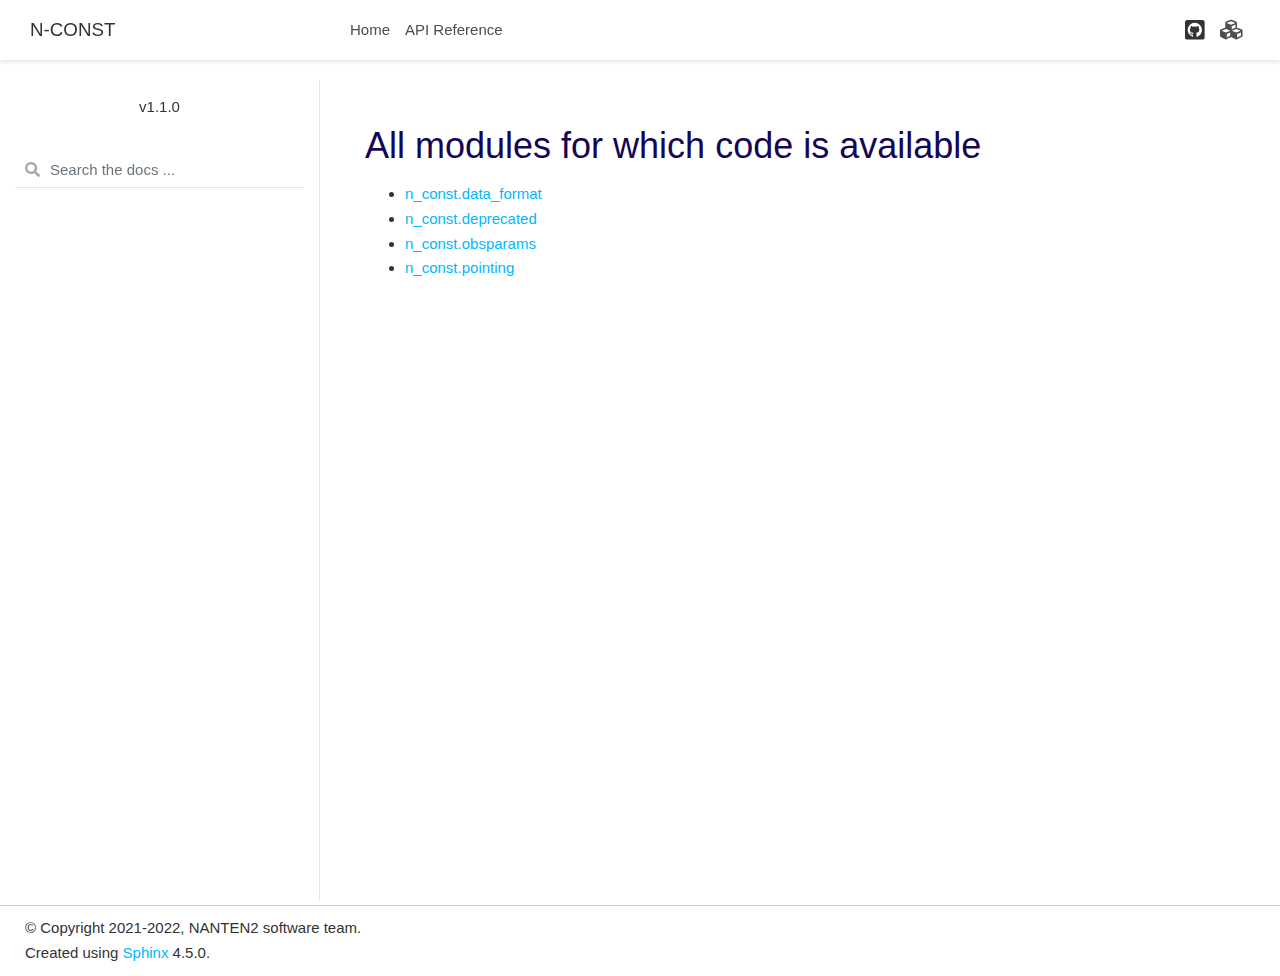
<file: _modules/index.html>
<!DOCTYPE html>

<html>
  <head>
    <meta charset="utf-8" />
    <meta name="viewport" content="width=device-width, initial-scale=1.0" />
    <title>Overview: module code &#8212; N-CONST 1.1.0 documentation</title>
    
  <link href="../_static/css/theme.css" rel="stylesheet">
  <link href="../_static/css/index.ff1ffe594081f20da1ef19478df9384b.css" rel="stylesheet">

    
  <link rel="stylesheet"
    href="../_static/vendor/fontawesome/5.13.0/css/all.min.css">
  <link rel="preload" as="font" type="font/woff2" crossorigin
    href="../_static/vendor/fontawesome/5.13.0/webfonts/fa-solid-900.woff2">
  <link rel="preload" as="font" type="font/woff2" crossorigin
    href="../_static/vendor/fontawesome/5.13.0/webfonts/fa-brands-400.woff2">

    
      

    
    <link rel="stylesheet" type="text/css" href="../_static/pygments.css" />
    <link rel="stylesheet" type="text/css" href="../_static/css/blank.css" />
    <link rel="stylesheet" type="text/css" href="../_static/css/custom.css" />
    
  <link rel="preload" as="script" href="../_static/js/index.be7d3bbb2ef33a8344ce.js">

    <script data-url_root="../" id="documentation_options" src="../_static/documentation_options.js"></script>
    <script src="../_static/jquery.js"></script>
    <script src="../_static/underscore.js"></script>
    <script src="../_static/doctools.js"></script>
    <link rel="shortcut icon" href="https://avatars.githubusercontent.com/u/20414019?s=400&amp;u=0e47c7d5efc6cf27086c8cfcdb6fd5c757926043&amp;v=4"/>
    <link rel="index" title="Index" href="../genindex.html" />
    <link rel="search" title="Search" href="../search.html" />
    <meta name="viewport" content="width=device-width, initial-scale=1" />
    <meta name="docsearch:language" content="None">
    

    <!-- Google Analytics -->
    
  </head>
  <body data-spy="scroll" data-target="#bd-toc-nav" data-offset="80">
    
    <div class="container-fluid" id="banner"></div>

    
    <nav class="navbar navbar-light navbar-expand-lg bg-light fixed-top bd-navbar" id="navbar-main"><div class="container-xl">

  <div id="navbar-start">
    
    
<a class="navbar-brand" href="../index.html">
<p class="title">N-CONST</p>
</a>

    
  </div>

  <button class="navbar-toggler" type="button" data-toggle="collapse" data-target="#navbar-collapsible" aria-controls="navbar-collapsible" aria-expanded="false" aria-label="Toggle navigation">
    <span class="navbar-toggler-icon"></span>
  </button>

  
  <div id="navbar-collapsible" class="col-lg-9 collapse navbar-collapse">
    <div id="navbar-center" class="mr-auto">
      
      <div class="navbar-center-item">
        <ul id="navbar-main-elements" class="navbar-nav">
    <li class="toctree-l1 nav-item">
 <a class="reference internal nav-link" href="../index.html">
  Home
 </a>
</li>

<li class="toctree-l1 nav-item">
 <a class="reference internal nav-link" href="../_source/n_const.html">
  API Reference
 </a>
</li>

    
</ul>
      </div>
      
    </div>

    <div id="navbar-end">
      
      <div class="navbar-end-item">
        <ul id="navbar-icon-links" class="navbar-nav" aria-label="Icon Links">
        <li class="nav-item">
          <a class="nav-link" href="https://github.com/nanten2/N-CONST" rel="noopener" target="_blank" title="GitHub">
            <span><i class="fab fa-github-square"></i></span>
            <label class="sr-only">GitHub</label>
          </a>
        </li>
        <li class="nav-item">
          <a class="nav-link" href="https://pypi.org/project/n-const/" rel="noopener" target="_blank" title="PyPI">
            <span><i class="fas fa-cubes"></i></span>
            <label class="sr-only">PyPI</label>
          </a>
        </li>
      </ul>
      </div>
      
    </div>
  </div>
</div>
    </nav>
    

    <div class="container-xl">
      <div class="row">
          
            
            <!-- Only show if we have sidebars configured, else just a small margin  -->
            <div class="col-12 col-md-3 bd-sidebar"><!DOCTYPE html>
<!-- This will display the version of the docs -->
<p style="text-align: center; font-family: Verdana, sans-serif;">v1.1.0</p><form class="bd-search d-flex align-items-center" action="../search.html" method="get">
  <i class="icon fas fa-search"></i>
  <input type="search" class="form-control" name="q" id="search-input" placeholder="Search the docs ..." aria-label="Search the docs ..." autocomplete="off" >
</form><nav class="bd-links" id="bd-docs-nav" aria-label="Main navigation">
  <div class="bd-toc-item active">
    
  </div>
</nav>
            </div>
            
          

          
          <div class="d-none d-xl-block col-xl-2 bd-toc">
            
          </div>
          

          
          
            
          
          <main class="col-12 col-md-9 col-xl-7 py-md-5 pl-md-5 pr-md-4 bd-content" role="main">
              
              <div>
                
  <h1>All modules for which code is available</h1>
<ul><li><a href="n_const/data_format.html">n_const.data_format</a></li>
<li><a href="n_const/deprecated.html">n_const.deprecated</a></li>
<li><a href="n_const/obsparams.html">n_const.obsparams</a></li>
<li><a href="n_const/pointing.html">n_const.pointing</a></li>
</ul>

              </div>
              
              
              <!-- Previous / next buttons -->
<div class='prev-next-area'>
</div>
              
          </main>
          

      </div>
    </div>
  
  <script src="../_static/js/index.be7d3bbb2ef33a8344ce.js"></script>
<footer class="footer mt-5 mt-md-0">
  <div class="container">
    
    <div class="footer-item">
      <p class="copyright">
    &copy; Copyright 2021-2022, NANTEN2 software team.<br>
</p>
    </div>
    
    <div class="footer-item">
      <p class="sphinx-version">
Created using <a href="http://sphinx-doc.org/">Sphinx</a> 4.5.0.<br>
</p>
    </div>
    
  </div>
</footer>
  </body>
</html>
</file>
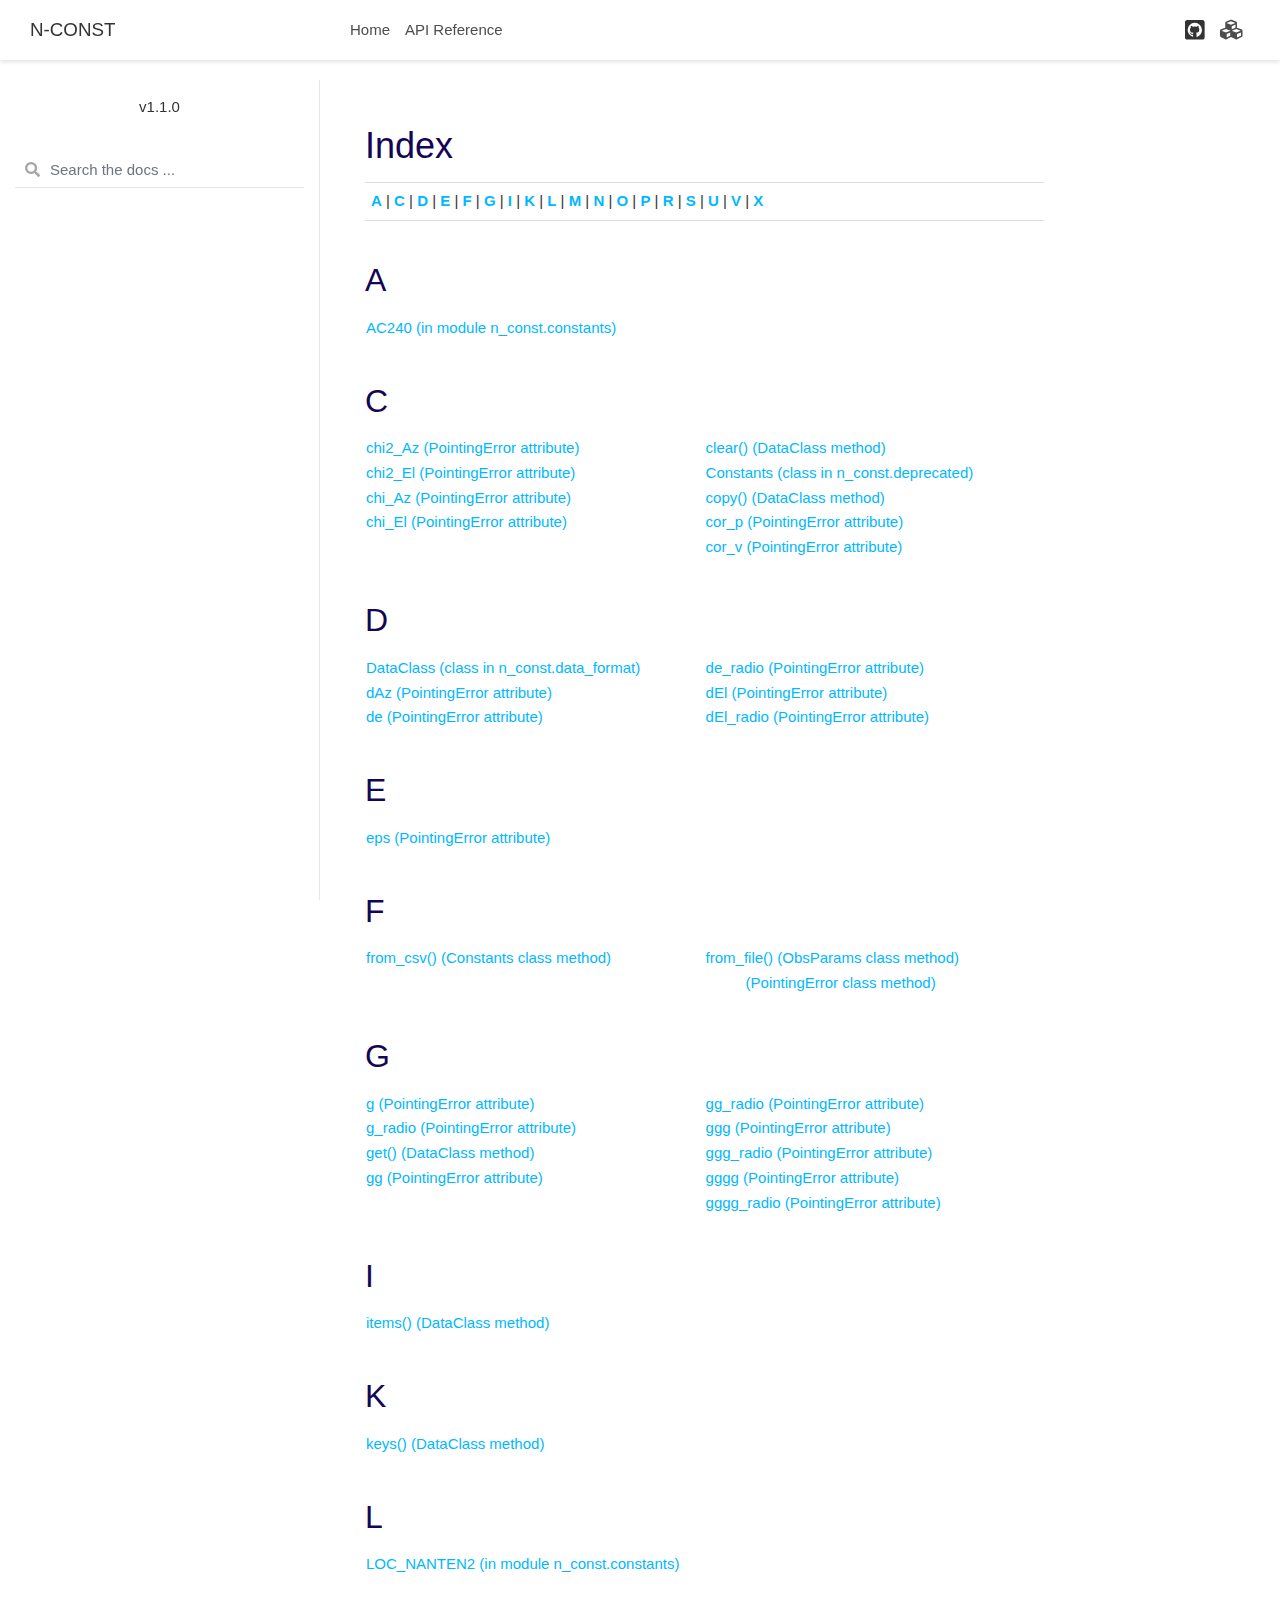
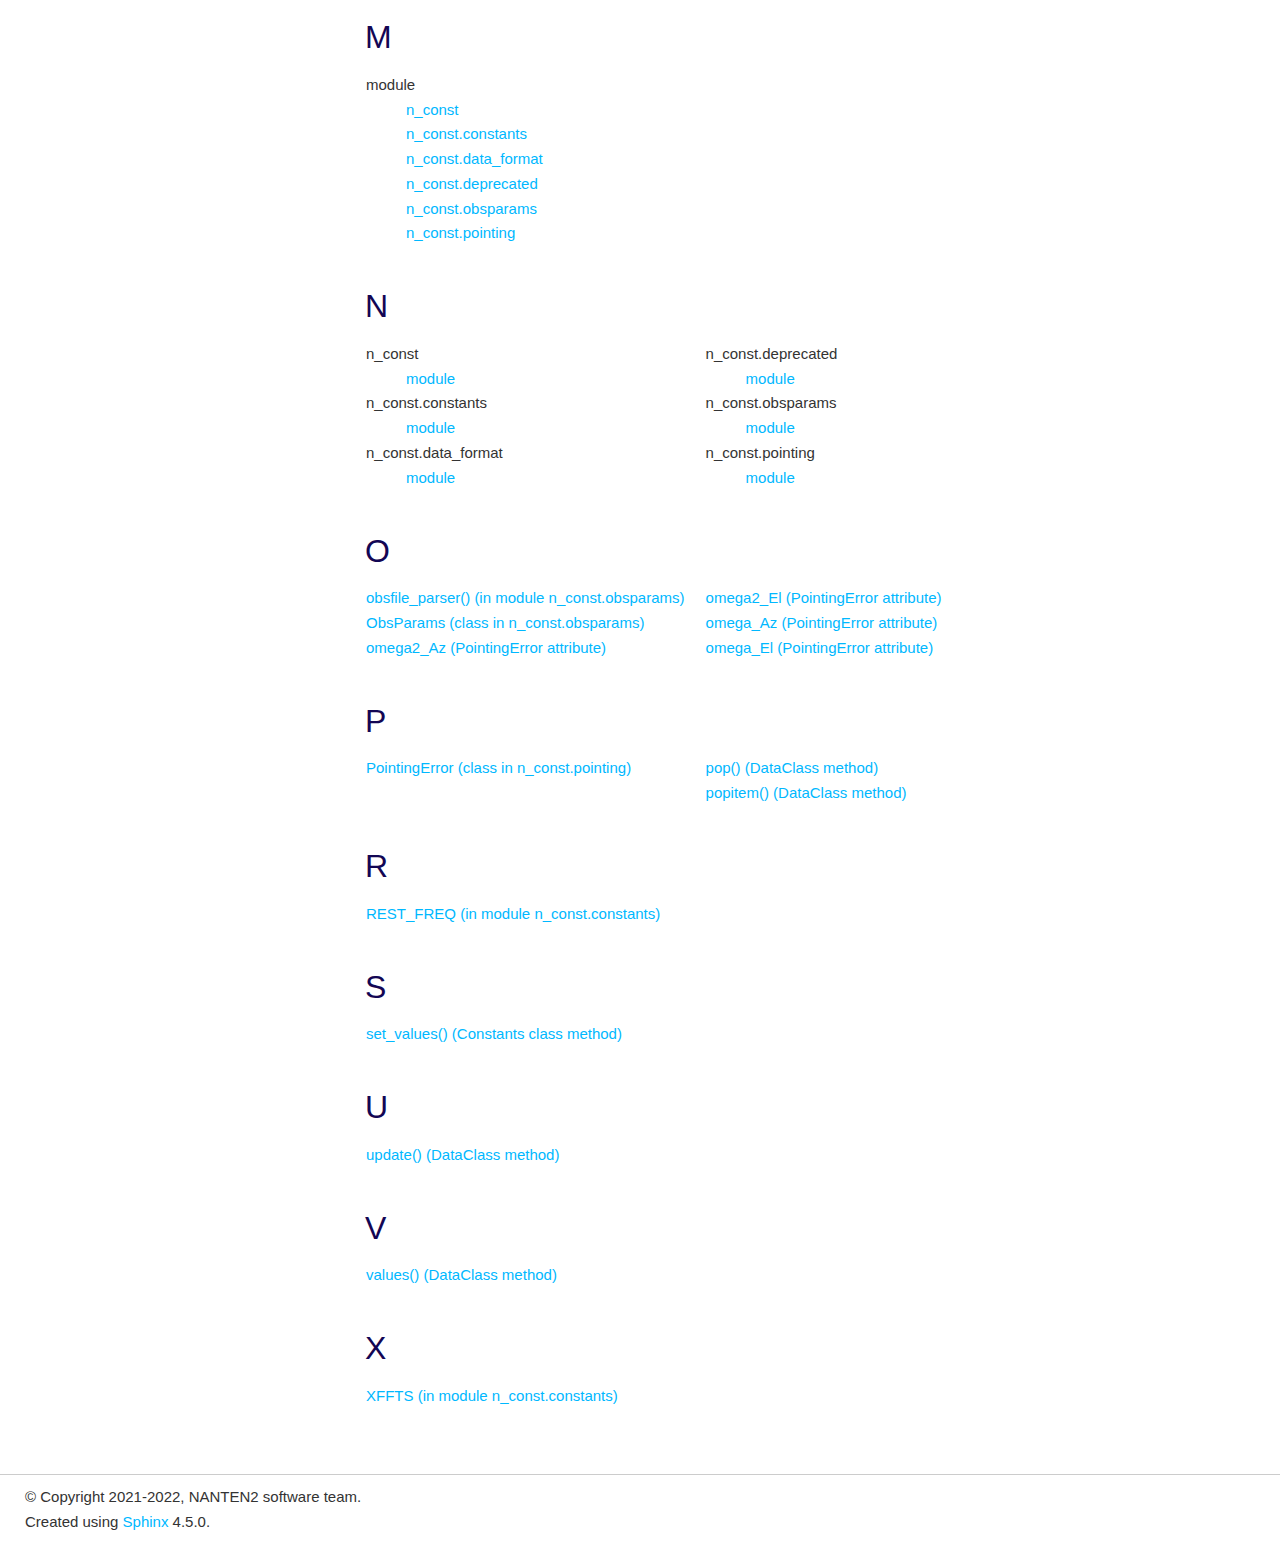
<file: genindex.html>
<!DOCTYPE html>

<html>
  <head>
    <meta charset="utf-8" />
    <meta name="viewport" content="width=device-width, initial-scale=1.0" />
    <title>Index &#8212; N-CONST 1.1.0 documentation</title>
    
  <link href="_static/css/theme.css" rel="stylesheet">
  <link href="_static/css/index.ff1ffe594081f20da1ef19478df9384b.css" rel="stylesheet">

    
  <link rel="stylesheet"
    href="_static/vendor/fontawesome/5.13.0/css/all.min.css">
  <link rel="preload" as="font" type="font/woff2" crossorigin
    href="_static/vendor/fontawesome/5.13.0/webfonts/fa-solid-900.woff2">
  <link rel="preload" as="font" type="font/woff2" crossorigin
    href="_static/vendor/fontawesome/5.13.0/webfonts/fa-brands-400.woff2">

    
      

    
    <link rel="stylesheet" type="text/css" href="_static/pygments.css" />
    <link rel="stylesheet" type="text/css" href="_static/css/blank.css" />
    <link rel="stylesheet" type="text/css" href="_static/css/custom.css" />
    
  <link rel="preload" as="script" href="_static/js/index.be7d3bbb2ef33a8344ce.js">

    <script data-url_root="./" id="documentation_options" src="_static/documentation_options.js"></script>
    <script src="_static/jquery.js"></script>
    <script src="_static/underscore.js"></script>
    <script src="_static/doctools.js"></script>
    <link rel="shortcut icon" href="https://avatars.githubusercontent.com/u/20414019?s=400&amp;u=0e47c7d5efc6cf27086c8cfcdb6fd5c757926043&amp;v=4"/>
    <link rel="index" title="Index" href="#" />
    <link rel="search" title="Search" href="search.html" />
    <meta name="viewport" content="width=device-width, initial-scale=1" />
    <meta name="docsearch:language" content="None">
    

    <!-- Google Analytics -->
    
  </head>
  <body data-spy="scroll" data-target="#bd-toc-nav" data-offset="80">
    
    <div class="container-fluid" id="banner"></div>

    
    <nav class="navbar navbar-light navbar-expand-lg bg-light fixed-top bd-navbar" id="navbar-main"><div class="container-xl">

  <div id="navbar-start">
    
    
<a class="navbar-brand" href="index.html">
<p class="title">N-CONST</p>
</a>

    
  </div>

  <button class="navbar-toggler" type="button" data-toggle="collapse" data-target="#navbar-collapsible" aria-controls="navbar-collapsible" aria-expanded="false" aria-label="Toggle navigation">
    <span class="navbar-toggler-icon"></span>
  </button>

  
  <div id="navbar-collapsible" class="col-lg-9 collapse navbar-collapse">
    <div id="navbar-center" class="mr-auto">
      
      <div class="navbar-center-item">
        <ul id="navbar-main-elements" class="navbar-nav">
    <li class="toctree-l1 nav-item">
 <a class="reference internal nav-link" href="index.html">
  Home
 </a>
</li>

<li class="toctree-l1 nav-item">
 <a class="reference internal nav-link" href="_source/n_const.html">
  API Reference
 </a>
</li>

    
</ul>
      </div>
      
    </div>

    <div id="navbar-end">
      
      <div class="navbar-end-item">
        <ul id="navbar-icon-links" class="navbar-nav" aria-label="Icon Links">
        <li class="nav-item">
          <a class="nav-link" href="https://github.com/nanten2/N-CONST" rel="noopener" target="_blank" title="GitHub">
            <span><i class="fab fa-github-square"></i></span>
            <label class="sr-only">GitHub</label>
          </a>
        </li>
        <li class="nav-item">
          <a class="nav-link" href="https://pypi.org/project/n-const/" rel="noopener" target="_blank" title="PyPI">
            <span><i class="fas fa-cubes"></i></span>
            <label class="sr-only">PyPI</label>
          </a>
        </li>
      </ul>
      </div>
      
    </div>
  </div>
</div>
    </nav>
    

    <div class="container-xl">
      <div class="row">
          
            
            <!-- Only show if we have sidebars configured, else just a small margin  -->
            <div class="col-12 col-md-3 bd-sidebar"><!DOCTYPE html>
<!-- This will display the version of the docs -->
<p style="text-align: center; font-family: Verdana, sans-serif;">v1.1.0</p><form class="bd-search d-flex align-items-center" action="search.html" method="get">
  <i class="icon fas fa-search"></i>
  <input type="search" class="form-control" name="q" id="search-input" placeholder="Search the docs ..." aria-label="Search the docs ..." autocomplete="off" >
</form><nav class="bd-links" id="bd-docs-nav" aria-label="Main navigation">
  <div class="bd-toc-item active">
    
  </div>
</nav>
            </div>
            
          

          
          <div class="d-none d-xl-block col-xl-2 bd-toc">
            
          </div>
          

          
          
            
          
          <main class="col-12 col-md-9 col-xl-7 py-md-5 pl-md-5 pr-md-4 bd-content" role="main">
              
              <div>
                

<h1 id="index">Index</h1>

<div class="genindex-jumpbox">
 <a href="#A"><strong>A</strong></a>
 | <a href="#C"><strong>C</strong></a>
 | <a href="#D"><strong>D</strong></a>
 | <a href="#E"><strong>E</strong></a>
 | <a href="#F"><strong>F</strong></a>
 | <a href="#G"><strong>G</strong></a>
 | <a href="#I"><strong>I</strong></a>
 | <a href="#K"><strong>K</strong></a>
 | <a href="#L"><strong>L</strong></a>
 | <a href="#M"><strong>M</strong></a>
 | <a href="#N"><strong>N</strong></a>
 | <a href="#O"><strong>O</strong></a>
 | <a href="#P"><strong>P</strong></a>
 | <a href="#R"><strong>R</strong></a>
 | <a href="#S"><strong>S</strong></a>
 | <a href="#U"><strong>U</strong></a>
 | <a href="#V"><strong>V</strong></a>
 | <a href="#X"><strong>X</strong></a>
 
</div>
<h2 id="A">A</h2>
<table style="width: 100%" class="indextable genindextable"><tr>
  <td style="width: 33%; vertical-align: top;"><ul>
      <li><a href="_source/n_const.constants.html#n_const.constants.AC240">AC240 (in module n_const.constants)</a>
</li>
  </ul></td>
</tr></table>

<h2 id="C">C</h2>
<table style="width: 100%" class="indextable genindextable"><tr>
  <td style="width: 33%; vertical-align: top;"><ul>
      <li><a href="_source/n_const.pointing.html#n_const.pointing.PointingError.chi2_Az">chi2_Az (PointingError attribute)</a>
</li>
      <li><a href="_source/n_const.pointing.html#n_const.pointing.PointingError.chi2_El">chi2_El (PointingError attribute)</a>
</li>
      <li><a href="_source/n_const.pointing.html#n_const.pointing.PointingError.chi_Az">chi_Az (PointingError attribute)</a>
</li>
      <li><a href="_source/n_const.pointing.html#n_const.pointing.PointingError.chi_El">chi_El (PointingError attribute)</a>
</li>
  </ul></td>
  <td style="width: 33%; vertical-align: top;"><ul>
      <li><a href="_source/n_const.data_format.html#n_const.data_format.DataClass.clear">clear() (DataClass method)</a>
</li>
      <li><a href="_source/n_const.deprecated.html#n_const.deprecated.Constants">Constants (class in n_const.deprecated)</a>
</li>
      <li><a href="_source/n_const.data_format.html#n_const.data_format.DataClass.copy">copy() (DataClass method)</a>
</li>
      <li><a href="_source/n_const.pointing.html#n_const.pointing.PointingError.cor_p">cor_p (PointingError attribute)</a>
</li>
      <li><a href="_source/n_const.pointing.html#n_const.pointing.PointingError.cor_v">cor_v (PointingError attribute)</a>
</li>
  </ul></td>
</tr></table>

<h2 id="D">D</h2>
<table style="width: 100%" class="indextable genindextable"><tr>
  <td style="width: 33%; vertical-align: top;"><ul>
      <li><a href="_source/n_const.data_format.html#n_const.data_format.DataClass">DataClass (class in n_const.data_format)</a>
</li>
      <li><a href="_source/n_const.pointing.html#n_const.pointing.PointingError.dAz">dAz (PointingError attribute)</a>
</li>
      <li><a href="_source/n_const.pointing.html#n_const.pointing.PointingError.de">de (PointingError attribute)</a>
</li>
  </ul></td>
  <td style="width: 33%; vertical-align: top;"><ul>
      <li><a href="_source/n_const.pointing.html#n_const.pointing.PointingError.de_radio">de_radio (PointingError attribute)</a>
</li>
      <li><a href="_source/n_const.pointing.html#n_const.pointing.PointingError.dEl">dEl (PointingError attribute)</a>
</li>
      <li><a href="_source/n_const.pointing.html#n_const.pointing.PointingError.dEl_radio">dEl_radio (PointingError attribute)</a>
</li>
  </ul></td>
</tr></table>

<h2 id="E">E</h2>
<table style="width: 100%" class="indextable genindextable"><tr>
  <td style="width: 33%; vertical-align: top;"><ul>
      <li><a href="_source/n_const.pointing.html#n_const.pointing.PointingError.eps">eps (PointingError attribute)</a>
</li>
  </ul></td>
</tr></table>

<h2 id="F">F</h2>
<table style="width: 100%" class="indextable genindextable"><tr>
  <td style="width: 33%; vertical-align: top;"><ul>
      <li><a href="_source/n_const.deprecated.html#n_const.deprecated.Constants.from_csv">from_csv() (Constants class method)</a>
</li>
  </ul></td>
  <td style="width: 33%; vertical-align: top;"><ul>
      <li><a href="_source/n_const.obsparams.html#n_const.obsparams.ObsParams.from_file">from_file() (ObsParams class method)</a>

      <ul>
        <li><a href="_source/n_const.pointing.html#n_const.pointing.PointingError.from_file">(PointingError class method)</a>
</li>
      </ul></li>
  </ul></td>
</tr></table>

<h2 id="G">G</h2>
<table style="width: 100%" class="indextable genindextable"><tr>
  <td style="width: 33%; vertical-align: top;"><ul>
      <li><a href="_source/n_const.pointing.html#n_const.pointing.PointingError.g">g (PointingError attribute)</a>
</li>
      <li><a href="_source/n_const.pointing.html#n_const.pointing.PointingError.g_radio">g_radio (PointingError attribute)</a>
</li>
      <li><a href="_source/n_const.data_format.html#n_const.data_format.DataClass.get">get() (DataClass method)</a>
</li>
      <li><a href="_source/n_const.pointing.html#n_const.pointing.PointingError.gg">gg (PointingError attribute)</a>
</li>
  </ul></td>
  <td style="width: 33%; vertical-align: top;"><ul>
      <li><a href="_source/n_const.pointing.html#n_const.pointing.PointingError.gg_radio">gg_radio (PointingError attribute)</a>
</li>
      <li><a href="_source/n_const.pointing.html#n_const.pointing.PointingError.ggg">ggg (PointingError attribute)</a>
</li>
      <li><a href="_source/n_const.pointing.html#n_const.pointing.PointingError.ggg_radio">ggg_radio (PointingError attribute)</a>
</li>
      <li><a href="_source/n_const.pointing.html#n_const.pointing.PointingError.gggg">gggg (PointingError attribute)</a>
</li>
      <li><a href="_source/n_const.pointing.html#n_const.pointing.PointingError.gggg_radio">gggg_radio (PointingError attribute)</a>
</li>
  </ul></td>
</tr></table>

<h2 id="I">I</h2>
<table style="width: 100%" class="indextable genindextable"><tr>
  <td style="width: 33%; vertical-align: top;"><ul>
      <li><a href="_source/n_const.data_format.html#n_const.data_format.DataClass.items">items() (DataClass method)</a>
</li>
  </ul></td>
</tr></table>

<h2 id="K">K</h2>
<table style="width: 100%" class="indextable genindextable"><tr>
  <td style="width: 33%; vertical-align: top;"><ul>
      <li><a href="_source/n_const.data_format.html#n_const.data_format.DataClass.keys">keys() (DataClass method)</a>
</li>
  </ul></td>
</tr></table>

<h2 id="L">L</h2>
<table style="width: 100%" class="indextable genindextable"><tr>
  <td style="width: 33%; vertical-align: top;"><ul>
      <li><a href="_source/n_const.constants.html#n_const.constants.LOC_NANTEN2">LOC_NANTEN2 (in module n_const.constants)</a>
</li>
  </ul></td>
</tr></table>

<h2 id="M">M</h2>
<table style="width: 100%" class="indextable genindextable"><tr>
  <td style="width: 33%; vertical-align: top;"><ul>
      <li>
    module

      <ul>
        <li><a href="_source/n_const.html#module-n_const">n_const</a>
</li>
        <li><a href="_source/n_const.constants.html#module-n_const.constants">n_const.constants</a>
</li>
        <li><a href="_source/n_const.data_format.html#module-n_const.data_format">n_const.data_format</a>
</li>
        <li><a href="_source/n_const.deprecated.html#module-n_const.deprecated">n_const.deprecated</a>
</li>
        <li><a href="_source/n_const.obsparams.html#module-n_const.obsparams">n_const.obsparams</a>
</li>
        <li><a href="_source/n_const.pointing.html#module-n_const.pointing">n_const.pointing</a>
</li>
      </ul></li>
  </ul></td>
</tr></table>

<h2 id="N">N</h2>
<table style="width: 100%" class="indextable genindextable"><tr>
  <td style="width: 33%; vertical-align: top;"><ul>
      <li>
    n_const

      <ul>
        <li><a href="_source/n_const.html#module-n_const">module</a>
</li>
      </ul></li>
      <li>
    n_const.constants

      <ul>
        <li><a href="_source/n_const.constants.html#module-n_const.constants">module</a>
</li>
      </ul></li>
      <li>
    n_const.data_format

      <ul>
        <li><a href="_source/n_const.data_format.html#module-n_const.data_format">module</a>
</li>
      </ul></li>
  </ul></td>
  <td style="width: 33%; vertical-align: top;"><ul>
      <li>
    n_const.deprecated

      <ul>
        <li><a href="_source/n_const.deprecated.html#module-n_const.deprecated">module</a>
</li>
      </ul></li>
      <li>
    n_const.obsparams

      <ul>
        <li><a href="_source/n_const.obsparams.html#module-n_const.obsparams">module</a>
</li>
      </ul></li>
      <li>
    n_const.pointing

      <ul>
        <li><a href="_source/n_const.pointing.html#module-n_const.pointing">module</a>
</li>
      </ul></li>
  </ul></td>
</tr></table>

<h2 id="O">O</h2>
<table style="width: 100%" class="indextable genindextable"><tr>
  <td style="width: 33%; vertical-align: top;"><ul>
      <li><a href="_source/n_const.obsparams.html#n_const.obsparams.obsfile_parser">obsfile_parser() (in module n_const.obsparams)</a>
</li>
      <li><a href="_source/n_const.obsparams.html#n_const.obsparams.ObsParams">ObsParams (class in n_const.obsparams)</a>
</li>
      <li><a href="_source/n_const.pointing.html#n_const.pointing.PointingError.omega2_Az">omega2_Az (PointingError attribute)</a>
</li>
  </ul></td>
  <td style="width: 33%; vertical-align: top;"><ul>
      <li><a href="_source/n_const.pointing.html#n_const.pointing.PointingError.omega2_El">omega2_El (PointingError attribute)</a>
</li>
      <li><a href="_source/n_const.pointing.html#n_const.pointing.PointingError.omega_Az">omega_Az (PointingError attribute)</a>
</li>
      <li><a href="_source/n_const.pointing.html#n_const.pointing.PointingError.omega_El">omega_El (PointingError attribute)</a>
</li>
  </ul></td>
</tr></table>

<h2 id="P">P</h2>
<table style="width: 100%" class="indextable genindextable"><tr>
  <td style="width: 33%; vertical-align: top;"><ul>
      <li><a href="_source/n_const.pointing.html#n_const.pointing.PointingError">PointingError (class in n_const.pointing)</a>
</li>
  </ul></td>
  <td style="width: 33%; vertical-align: top;"><ul>
      <li><a href="_source/n_const.data_format.html#n_const.data_format.DataClass.pop">pop() (DataClass method)</a>
</li>
      <li><a href="_source/n_const.data_format.html#n_const.data_format.DataClass.popitem">popitem() (DataClass method)</a>
</li>
  </ul></td>
</tr></table>

<h2 id="R">R</h2>
<table style="width: 100%" class="indextable genindextable"><tr>
  <td style="width: 33%; vertical-align: top;"><ul>
      <li><a href="_source/n_const.constants.html#n_const.constants.REST_FREQ">REST_FREQ (in module n_const.constants)</a>
</li>
  </ul></td>
</tr></table>

<h2 id="S">S</h2>
<table style="width: 100%" class="indextable genindextable"><tr>
  <td style="width: 33%; vertical-align: top;"><ul>
      <li><a href="_source/n_const.deprecated.html#n_const.deprecated.Constants.set_values">set_values() (Constants class method)</a>
</li>
  </ul></td>
</tr></table>

<h2 id="U">U</h2>
<table style="width: 100%" class="indextable genindextable"><tr>
  <td style="width: 33%; vertical-align: top;"><ul>
      <li><a href="_source/n_const.data_format.html#n_const.data_format.DataClass.update">update() (DataClass method)</a>
</li>
  </ul></td>
</tr></table>

<h2 id="V">V</h2>
<table style="width: 100%" class="indextable genindextable"><tr>
  <td style="width: 33%; vertical-align: top;"><ul>
      <li><a href="_source/n_const.data_format.html#n_const.data_format.DataClass.values">values() (DataClass method)</a>
</li>
  </ul></td>
</tr></table>

<h2 id="X">X</h2>
<table style="width: 100%" class="indextable genindextable"><tr>
  <td style="width: 33%; vertical-align: top;"><ul>
      <li><a href="_source/n_const.constants.html#n_const.constants.XFFTS">XFFTS (in module n_const.constants)</a>
</li>
  </ul></td>
</tr></table>



              </div>
              
              
              <!-- Previous / next buttons -->
<div class='prev-next-area'>
</div>
              
          </main>
          

      </div>
    </div>
  
  <script src="_static/js/index.be7d3bbb2ef33a8344ce.js"></script>
<footer class="footer mt-5 mt-md-0">
  <div class="container">
    
    <div class="footer-item">
      <p class="copyright">
    &copy; Copyright 2021-2022, NANTEN2 software team.<br>
</p>
    </div>
    
    <div class="footer-item">
      <p class="sphinx-version">
Created using <a href="http://sphinx-doc.org/">Sphinx</a> 4.5.0.<br>
</p>
    </div>
    
  </div>
</footer>
  </body>
</html>
</file>
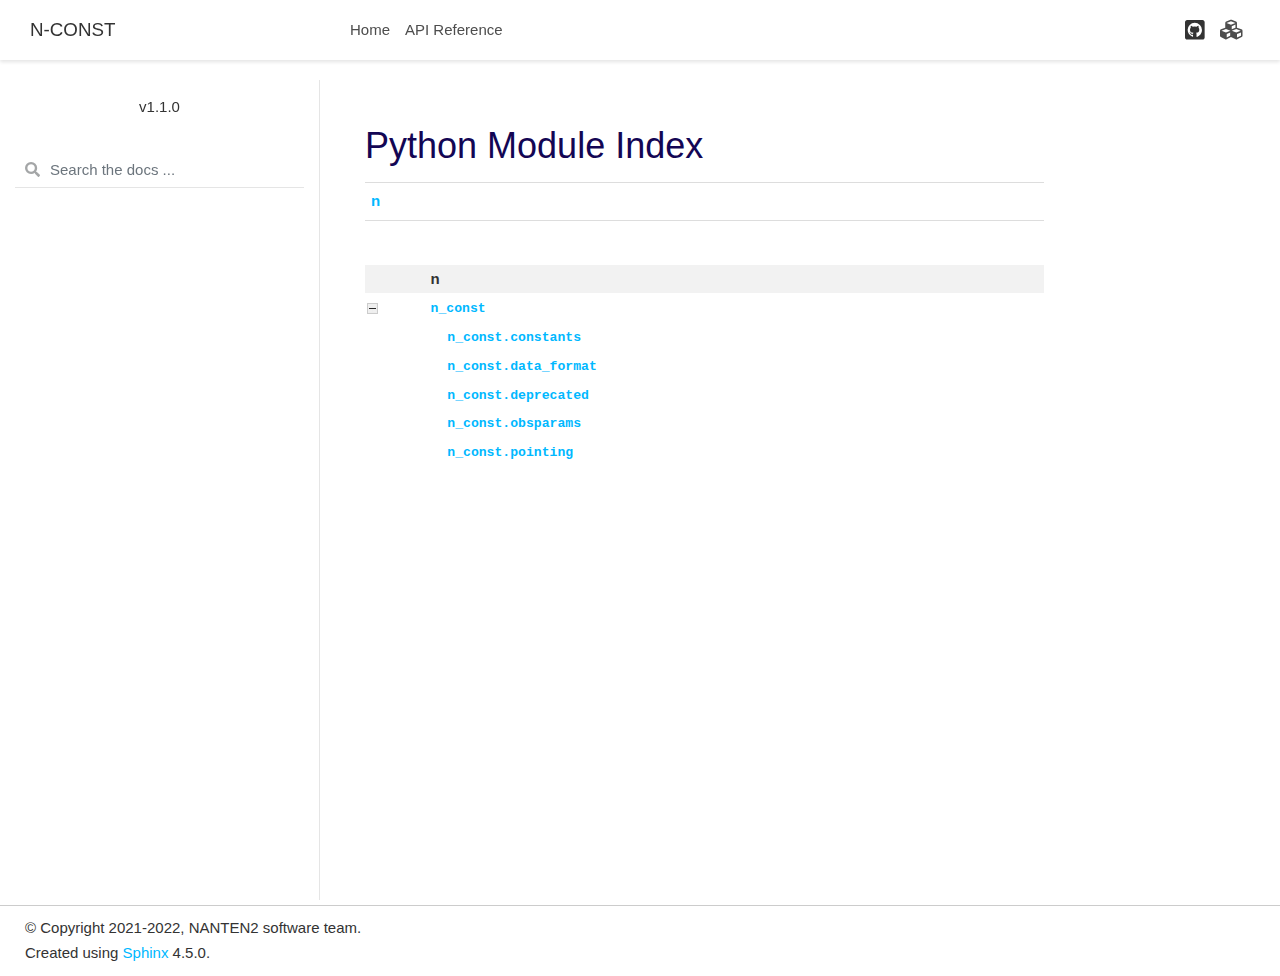
<file: py-modindex.html>
<!DOCTYPE html>

<html>
  <head>
    <meta charset="utf-8" />
    <meta name="viewport" content="width=device-width, initial-scale=1.0" />
    <title>Python Module Index &#8212; N-CONST 1.1.0 documentation</title>
    
  <link href="_static/css/theme.css" rel="stylesheet">
  <link href="_static/css/index.ff1ffe594081f20da1ef19478df9384b.css" rel="stylesheet">

    
  <link rel="stylesheet"
    href="_static/vendor/fontawesome/5.13.0/css/all.min.css">
  <link rel="preload" as="font" type="font/woff2" crossorigin
    href="_static/vendor/fontawesome/5.13.0/webfonts/fa-solid-900.woff2">
  <link rel="preload" as="font" type="font/woff2" crossorigin
    href="_static/vendor/fontawesome/5.13.0/webfonts/fa-brands-400.woff2">

    
      

    
    <link rel="stylesheet" type="text/css" href="_static/pygments.css" />
    <link rel="stylesheet" type="text/css" href="_static/css/blank.css" />
    <link rel="stylesheet" type="text/css" href="_static/css/custom.css" />
    
  <link rel="preload" as="script" href="_static/js/index.be7d3bbb2ef33a8344ce.js">

    <script data-url_root="./" id="documentation_options" src="_static/documentation_options.js"></script>
    <script src="_static/jquery.js"></script>
    <script src="_static/underscore.js"></script>
    <script src="_static/doctools.js"></script>
    <link rel="shortcut icon" href="https://avatars.githubusercontent.com/u/20414019?s=400&amp;u=0e47c7d5efc6cf27086c8cfcdb6fd5c757926043&amp;v=4"/>
    <link rel="index" title="Index" href="genindex.html" />
    <link rel="search" title="Search" href="search.html" />

    <meta name="viewport" content="width=device-width, initial-scale=1" />
    <meta name="docsearch:language" content="None">
    

    <!-- Google Analytics -->
    


  </head>
  <body data-spy="scroll" data-target="#bd-toc-nav" data-offset="80">
    
    <div class="container-fluid" id="banner"></div>

    
    <nav class="navbar navbar-light navbar-expand-lg bg-light fixed-top bd-navbar" id="navbar-main"><div class="container-xl">

  <div id="navbar-start">
    
    
<a class="navbar-brand" href="index.html">
<p class="title">N-CONST</p>
</a>

    
  </div>

  <button class="navbar-toggler" type="button" data-toggle="collapse" data-target="#navbar-collapsible" aria-controls="navbar-collapsible" aria-expanded="false" aria-label="Toggle navigation">
    <span class="navbar-toggler-icon"></span>
  </button>

  
  <div id="navbar-collapsible" class="col-lg-9 collapse navbar-collapse">
    <div id="navbar-center" class="mr-auto">
      
      <div class="navbar-center-item">
        <ul id="navbar-main-elements" class="navbar-nav">
    <li class="toctree-l1 nav-item">
 <a class="reference internal nav-link" href="index.html">
  Home
 </a>
</li>

<li class="toctree-l1 nav-item">
 <a class="reference internal nav-link" href="_source/n_const.html">
  API Reference
 </a>
</li>

    
</ul>
      </div>
      
    </div>

    <div id="navbar-end">
      
      <div class="navbar-end-item">
        <ul id="navbar-icon-links" class="navbar-nav" aria-label="Icon Links">
        <li class="nav-item">
          <a class="nav-link" href="https://github.com/nanten2/N-CONST" rel="noopener" target="_blank" title="GitHub">
            <span><i class="fab fa-github-square"></i></span>
            <label class="sr-only">GitHub</label>
          </a>
        </li>
        <li class="nav-item">
          <a class="nav-link" href="https://pypi.org/project/n-const/" rel="noopener" target="_blank" title="PyPI">
            <span><i class="fas fa-cubes"></i></span>
            <label class="sr-only">PyPI</label>
          </a>
        </li>
      </ul>
      </div>
      
    </div>
  </div>
</div>
    </nav>
    

    <div class="container-xl">
      <div class="row">
          
            
            <!-- Only show if we have sidebars configured, else just a small margin  -->
            <div class="col-12 col-md-3 bd-sidebar"><!DOCTYPE html>
<!-- This will display the version of the docs -->
<p style="text-align: center; font-family: Verdana, sans-serif;">v1.1.0</p><form class="bd-search d-flex align-items-center" action="search.html" method="get">
  <i class="icon fas fa-search"></i>
  <input type="search" class="form-control" name="q" id="search-input" placeholder="Search the docs ..." aria-label="Search the docs ..." autocomplete="off" >
</form><nav class="bd-links" id="bd-docs-nav" aria-label="Main navigation">
  <div class="bd-toc-item active">
    
  </div>
</nav>
            </div>
            
          

          
          <div class="d-none d-xl-block col-xl-2 bd-toc">
            
          </div>
          

          
          
            
          
          <main class="col-12 col-md-9 col-xl-7 py-md-5 pl-md-5 pr-md-4 bd-content" role="main">
              
              <div>
                

   <h1>Python Module Index</h1>

   <div class="modindex-jumpbox">
   <a href="#cap-n"><strong>n</strong></a>
   </div>

   <table class="indextable modindextable">
     <tr class="pcap"><td></td><td>&#160;</td><td></td></tr>
     <tr class="cap" id="cap-n"><td></td><td>
       <strong>n</strong></td><td></td></tr>
     <tr>
       <td><img src="_static/minus.png" class="toggler"
              id="toggle-1" style="display: none" alt="-" /></td>
       <td>
       <a href="_source/n_const.html#module-n_const"><code class="xref">n_const</code></a></td><td>
       <em></em></td></tr>
     <tr class="cg-1">
       <td></td>
       <td>&#160;&#160;&#160;
       <a href="_source/n_const.constants.html#module-n_const.constants"><code class="xref">n_const.constants</code></a></td><td>
       <em></em></td></tr>
     <tr class="cg-1">
       <td></td>
       <td>&#160;&#160;&#160;
       <a href="_source/n_const.data_format.html#module-n_const.data_format"><code class="xref">n_const.data_format</code></a></td><td>
       <em></em></td></tr>
     <tr class="cg-1">
       <td></td>
       <td>&#160;&#160;&#160;
       <a href="_source/n_const.deprecated.html#module-n_const.deprecated"><code class="xref">n_const.deprecated</code></a></td><td>
       <em></em></td></tr>
     <tr class="cg-1">
       <td></td>
       <td>&#160;&#160;&#160;
       <a href="_source/n_const.obsparams.html#module-n_const.obsparams"><code class="xref">n_const.obsparams</code></a></td><td>
       <em></em></td></tr>
     <tr class="cg-1">
       <td></td>
       <td>&#160;&#160;&#160;
       <a href="_source/n_const.pointing.html#module-n_const.pointing"><code class="xref">n_const.pointing</code></a></td><td>
       <em></em></td></tr>
   </table>


              </div>
              
              
              <!-- Previous / next buttons -->
<div class='prev-next-area'>
</div>
              
          </main>
          

      </div>
    </div>
  
  <script src="_static/js/index.be7d3bbb2ef33a8344ce.js"></script>
<footer class="footer mt-5 mt-md-0">
  <div class="container">
    
    <div class="footer-item">
      <p class="copyright">
    &copy; Copyright 2021-2022, NANTEN2 software team.<br>
</p>
    </div>
    
    <div class="footer-item">
      <p class="sphinx-version">
Created using <a href="http://sphinx-doc.org/">Sphinx</a> 4.5.0.<br>
</p>
    </div>
    
  </div>
</footer>
  </body>
</html>
</file>
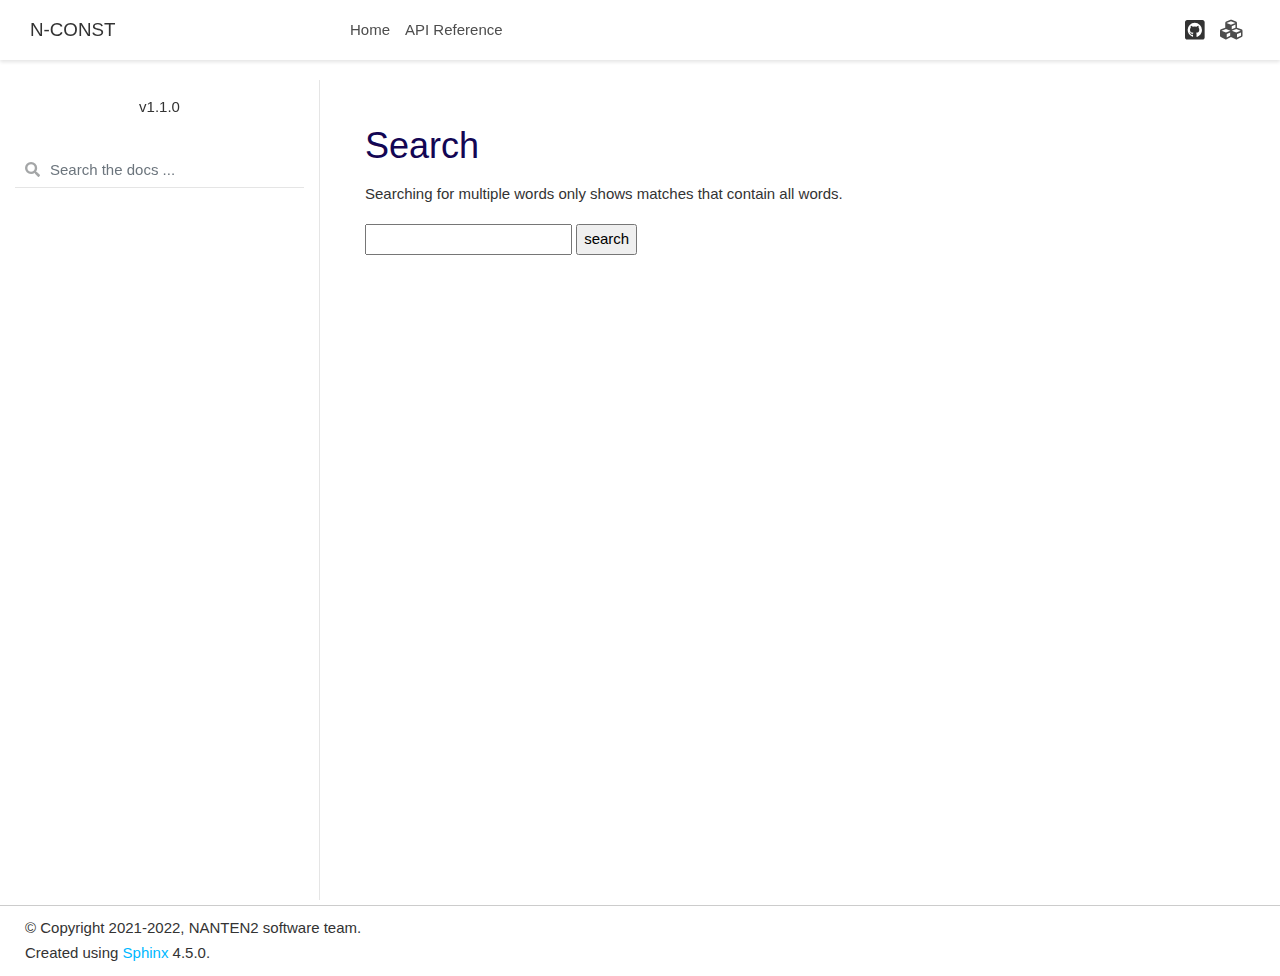
<file: search.html>
<!DOCTYPE html>

<html>
  <head>
    <meta charset="utf-8" />
    <meta name="viewport" content="width=device-width, initial-scale=1.0" />
    <title>Search &#8212; N-CONST 1.1.0 documentation</title>
    
  <link href="_static/css/theme.css" rel="stylesheet">
  <link href="_static/css/index.ff1ffe594081f20da1ef19478df9384b.css" rel="stylesheet">

    
  <link rel="stylesheet"
    href="_static/vendor/fontawesome/5.13.0/css/all.min.css">
  <link rel="preload" as="font" type="font/woff2" crossorigin
    href="_static/vendor/fontawesome/5.13.0/webfonts/fa-solid-900.woff2">
  <link rel="preload" as="font" type="font/woff2" crossorigin
    href="_static/vendor/fontawesome/5.13.0/webfonts/fa-brands-400.woff2">

    
      

    
    <link rel="stylesheet" type="text/css" href="_static/pygments.css" />
    <link rel="stylesheet" type="text/css" href="_static/css/blank.css" />
    <link rel="stylesheet" type="text/css" href="_static/css/custom.css" />
    
  <link rel="preload" as="script" href="_static/js/index.be7d3bbb2ef33a8344ce.js">

    
    <script data-url_root="./" id="documentation_options" src="_static/documentation_options.js"></script>
    <script src="_static/jquery.js"></script>
    <script src="_static/underscore.js"></script>
    <script src="_static/doctools.js"></script>
    <script src="_static/searchtools.js"></script>
    <script src="_static/language_data.js"></script>
    <link rel="shortcut icon" href="https://avatars.githubusercontent.com/u/20414019?s=400&amp;u=0e47c7d5efc6cf27086c8cfcdb6fd5c757926043&amp;v=4"/>
    <link rel="index" title="Index" href="genindex.html" />
    <link rel="search" title="Search" href="#" />
  <script src="searchindex.js" defer></script>
  
    <meta name="viewport" content="width=device-width, initial-scale=1" />
    <meta name="docsearch:language" content="None">
    

    <!-- Google Analytics -->
    

  </head>
  <body data-spy="scroll" data-target="#bd-toc-nav" data-offset="80">
    
    <div class="container-fluid" id="banner"></div>

    
    <nav class="navbar navbar-light navbar-expand-lg bg-light fixed-top bd-navbar" id="navbar-main"><div class="container-xl">

  <div id="navbar-start">
    
    
<a class="navbar-brand" href="index.html">
<p class="title">N-CONST</p>
</a>

    
  </div>

  <button class="navbar-toggler" type="button" data-toggle="collapse" data-target="#navbar-collapsible" aria-controls="navbar-collapsible" aria-expanded="false" aria-label="Toggle navigation">
    <span class="navbar-toggler-icon"></span>
  </button>

  
  <div id="navbar-collapsible" class="col-lg-9 collapse navbar-collapse">
    <div id="navbar-center" class="mr-auto">
      
      <div class="navbar-center-item">
        <ul id="navbar-main-elements" class="navbar-nav">
    <li class="toctree-l1 nav-item">
 <a class="reference internal nav-link" href="index.html">
  Home
 </a>
</li>

<li class="toctree-l1 nav-item">
 <a class="reference internal nav-link" href="_source/n_const.html">
  API Reference
 </a>
</li>

    
</ul>
      </div>
      
    </div>

    <div id="navbar-end">
      
      <div class="navbar-end-item">
        <ul id="navbar-icon-links" class="navbar-nav" aria-label="Icon Links">
        <li class="nav-item">
          <a class="nav-link" href="https://github.com/nanten2/N-CONST" rel="noopener" target="_blank" title="GitHub">
            <span><i class="fab fa-github-square"></i></span>
            <label class="sr-only">GitHub</label>
          </a>
        </li>
        <li class="nav-item">
          <a class="nav-link" href="https://pypi.org/project/n-const/" rel="noopener" target="_blank" title="PyPI">
            <span><i class="fas fa-cubes"></i></span>
            <label class="sr-only">PyPI</label>
          </a>
        </li>
      </ul>
      </div>
      
    </div>
  </div>
</div>
    </nav>
    

    <div class="container-xl">
      <div class="row">
          
            
            <!-- Only show if we have sidebars configured, else just a small margin  -->
            <div class="col-12 col-md-3 bd-sidebar"><!DOCTYPE html>
<!-- This will display the version of the docs -->
<p style="text-align: center; font-family: Verdana, sans-serif;">v1.1.0</p><form class="bd-search d-flex align-items-center" action="#" method="get">
  <i class="icon fas fa-search"></i>
  <input type="search" class="form-control" name="q" id="search-input" placeholder="Search the docs ..." aria-label="Search the docs ..." autocomplete="off" >
</form><nav class="bd-links" id="bd-docs-nav" aria-label="Main navigation">
  <div class="bd-toc-item active">
    
  </div>
</nav>
            </div>
            
          

          
          <div class="d-none d-xl-block col-xl-2 bd-toc">
            
          </div>
          

          
          
            
          
          <main class="col-12 col-md-9 col-xl-7 py-md-5 pl-md-5 pr-md-4 bd-content" role="main">
              
              <div>
                
  <h1 id="search-documentation">Search</h1>
  
  <noscript>
  <div class="admonition warning">
  <p>
    Please activate JavaScript to enable the search
    functionality.
  </p>
  </div>
  </noscript>
  
  
  <p>
    Searching for multiple words only shows matches that contain
    all words.
  </p>
  
  
  <form action="" method="get">
    <input type="text" name="q" aria-labelledby="search-documentation" value="" autocomplete="off" autocorrect="off" autocapitalize="off" spellcheck="false"/>
    <input type="submit" value="search" />
    <span id="search-progress" style="padding-left: 10px"></span>
  </form>
  
  
  
  <div id="search-results">
  
  </div>
  

              </div>
              
              
              <!-- Previous / next buttons -->
<div class='prev-next-area'>
</div>
              
          </main>
          

      </div>
    </div>
  
  <script src="_static/js/index.be7d3bbb2ef33a8344ce.js"></script>
<footer class="footer mt-5 mt-md-0">
  <div class="container">
    
    <div class="footer-item">
      <p class="copyright">
    &copy; Copyright 2021-2022, NANTEN2 software team.<br>
</p>
    </div>
    
    <div class="footer-item">
      <p class="sphinx-version">
Created using <a href="http://sphinx-doc.org/">Sphinx</a> 4.5.0.<br>
</p>
    </div>
    
  </div>
</footer>
  </body>
</html>
</file>
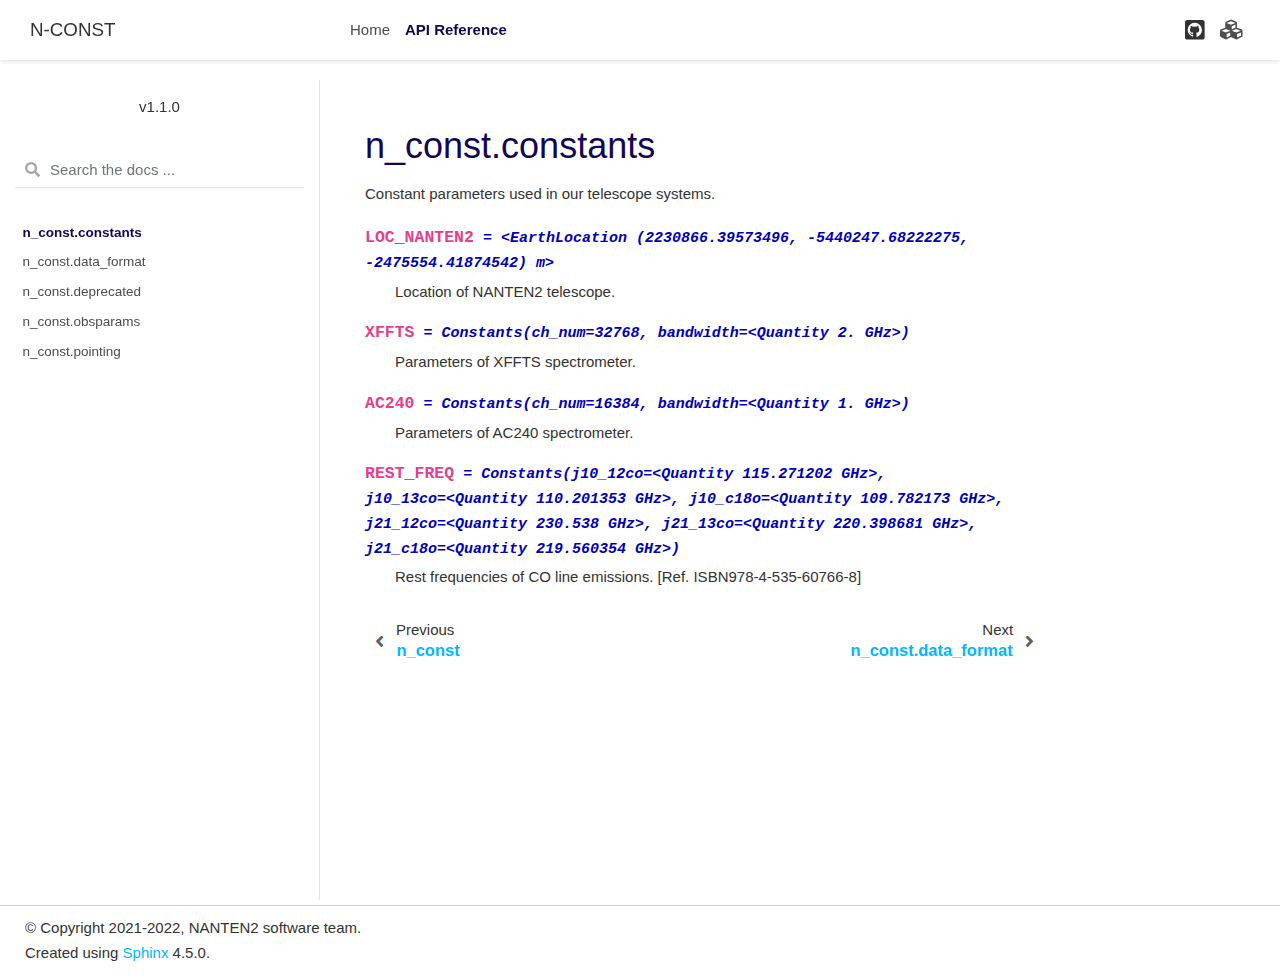
<file: _source/n_const.constants.html>
<!DOCTYPE html>

<html>
  <head>
    <meta charset="utf-8" />
    <meta name="viewport" content="width=device-width, initial-scale=1.0" /><meta name="generator" content="Docutils 0.17.1: http://docutils.sourceforge.net/" />

    <title>n_const.constants &#8212; N-CONST 1.1.0 documentation</title>
    
  <link href="../_static/css/theme.css" rel="stylesheet">
  <link href="../_static/css/index.ff1ffe594081f20da1ef19478df9384b.css" rel="stylesheet">

    
  <link rel="stylesheet"
    href="../_static/vendor/fontawesome/5.13.0/css/all.min.css">
  <link rel="preload" as="font" type="font/woff2" crossorigin
    href="../_static/vendor/fontawesome/5.13.0/webfonts/fa-solid-900.woff2">
  <link rel="preload" as="font" type="font/woff2" crossorigin
    href="../_static/vendor/fontawesome/5.13.0/webfonts/fa-brands-400.woff2">

    
      

    
    <link rel="stylesheet" type="text/css" href="../_static/pygments.css" />
    <link rel="stylesheet" type="text/css" href="../_static/css/blank.css" />
    <link rel="stylesheet" type="text/css" href="../_static/css/custom.css" />
    
  <link rel="preload" as="script" href="../_static/js/index.be7d3bbb2ef33a8344ce.js">

    <script data-url_root="../" id="documentation_options" src="../_static/documentation_options.js"></script>
    <script src="../_static/jquery.js"></script>
    <script src="../_static/underscore.js"></script>
    <script src="../_static/doctools.js"></script>
    <link rel="shortcut icon" href="https://avatars.githubusercontent.com/u/20414019?s=400&amp;u=0e47c7d5efc6cf27086c8cfcdb6fd5c757926043&amp;v=4"/>
    <link rel="index" title="Index" href="../genindex.html" />
    <link rel="search" title="Search" href="../search.html" />
    <link rel="next" title="n_const.data_format" href="n_const.data_format.html" />
    <link rel="prev" title="n_const" href="n_const.html" />
    <meta name="viewport" content="width=device-width, initial-scale=1" />
    <meta name="docsearch:language" content="None">
    

    <!-- Google Analytics -->
    
  </head>
  <body data-spy="scroll" data-target="#bd-toc-nav" data-offset="80">
    
    <div class="container-fluid" id="banner"></div>

    
    <nav class="navbar navbar-light navbar-expand-lg bg-light fixed-top bd-navbar" id="navbar-main"><div class="container-xl">

  <div id="navbar-start">
    
    
<a class="navbar-brand" href="../index.html">
<p class="title">N-CONST</p>
</a>

    
  </div>

  <button class="navbar-toggler" type="button" data-toggle="collapse" data-target="#navbar-collapsible" aria-controls="navbar-collapsible" aria-expanded="false" aria-label="Toggle navigation">
    <span class="navbar-toggler-icon"></span>
  </button>

  
  <div id="navbar-collapsible" class="col-lg-9 collapse navbar-collapse">
    <div id="navbar-center" class="mr-auto">
      
      <div class="navbar-center-item">
        <ul id="navbar-main-elements" class="navbar-nav">
    <li class="toctree-l1 nav-item">
 <a class="reference internal nav-link" href="../index.html">
  Home
 </a>
</li>

<li class="toctree-l1 current active nav-item">
 <a class="reference internal nav-link" href="n_const.html">
  API Reference
 </a>
</li>

    
</ul>
      </div>
      
    </div>

    <div id="navbar-end">
      
      <div class="navbar-end-item">
        <ul id="navbar-icon-links" class="navbar-nav" aria-label="Icon Links">
        <li class="nav-item">
          <a class="nav-link" href="https://github.com/nanten2/N-CONST" rel="noopener" target="_blank" title="GitHub">
            <span><i class="fab fa-github-square"></i></span>
            <label class="sr-only">GitHub</label>
          </a>
        </li>
        <li class="nav-item">
          <a class="nav-link" href="https://pypi.org/project/n-const/" rel="noopener" target="_blank" title="PyPI">
            <span><i class="fas fa-cubes"></i></span>
            <label class="sr-only">PyPI</label>
          </a>
        </li>
      </ul>
      </div>
      
    </div>
  </div>
</div>
    </nav>
    

    <div class="container-xl">
      <div class="row">
          
            
            <!-- Only show if we have sidebars configured, else just a small margin  -->
            <div class="col-12 col-md-3 bd-sidebar"><!DOCTYPE html>
<!-- This will display the version of the docs -->
<p style="text-align: center; font-family: Verdana, sans-serif;">v1.1.0</p><form class="bd-search d-flex align-items-center" action="../search.html" method="get">
  <i class="icon fas fa-search"></i>
  <input type="search" class="form-control" name="q" id="search-input" placeholder="Search the docs ..." aria-label="Search the docs ..." autocomplete="off" >
</form><nav class="bd-links" id="bd-docs-nav" aria-label="Main navigation">
  <div class="bd-toc-item active">
    <ul class="current nav bd-sidenav">
 <li class="toctree-l1 current active">
  <a class="current reference internal" href="#">
   n_const.constants
  </a>
 </li>
 <li class="toctree-l1">
  <a class="reference internal" href="n_const.data_format.html">
   n_const.data_format
  </a>
 </li>
 <li class="toctree-l1">
  <a class="reference internal" href="n_const.deprecated.html">
   n_const.deprecated
  </a>
 </li>
 <li class="toctree-l1">
  <a class="reference internal" href="n_const.obsparams.html">
   n_const.obsparams
  </a>
 </li>
 <li class="toctree-l1">
  <a class="reference internal" href="n_const.pointing.html">
   n_const.pointing
  </a>
 </li>
</ul>

  </div>
</nav>
            </div>
            
          

          
          <div class="d-none d-xl-block col-xl-2 bd-toc">
            
              
              <div class="toc-item">
                

<nav id="bd-toc-nav">
    
</nav>
              </div>
              
              <div class="toc-item">
                
              </div>
              
            
          </div>
          

          
          
            
          
          <main class="col-12 col-md-9 col-xl-7 py-md-5 pl-md-5 pr-md-4 bd-content" role="main">
              
              <div>
                
  <section id="module-n_const.constants">
<span id="n-const-constants"></span><h1>n_const.constants<a class="headerlink" href="#module-n_const.constants" title="Permalink to this headline">¶</a></h1>
<p>Constant parameters used in our telescope systems.</p>
<dl class="py data">
<dt class="sig sig-object py" id="n_const.constants.LOC_NANTEN2">
<span class="sig-name descname"><span class="pre">LOC_NANTEN2</span></span><em class="property"><span class="w"> </span><span class="p"><span class="pre">=</span></span><span class="w"> </span><span class="pre">&lt;EarthLocation</span> <span class="pre">(2230866.39573496,</span> <span class="pre">-5440247.68222275,</span> <span class="pre">-2475554.41874542)</span> <span class="pre">m&gt;</span></em><a class="headerlink" href="#n_const.constants.LOC_NANTEN2" title="Permalink to this definition">¶</a></dt>
<dd><p>Location of NANTEN2 telescope.</p>
</dd></dl>

<dl class="py data">
<dt class="sig sig-object py" id="n_const.constants.XFFTS">
<span class="sig-name descname"><span class="pre">XFFTS</span></span><em class="property"><span class="w"> </span><span class="p"><span class="pre">=</span></span><span class="w"> </span><span class="pre">Constants(ch_num=32768,</span> <span class="pre">bandwidth=&lt;Quantity</span> <span class="pre">2.</span> <span class="pre">GHz&gt;)</span></em><a class="headerlink" href="#n_const.constants.XFFTS" title="Permalink to this definition">¶</a></dt>
<dd><p>Parameters of XFFTS spectrometer.</p>
</dd></dl>

<dl class="py data">
<dt class="sig sig-object py" id="n_const.constants.AC240">
<span class="sig-name descname"><span class="pre">AC240</span></span><em class="property"><span class="w"> </span><span class="p"><span class="pre">=</span></span><span class="w"> </span><span class="pre">Constants(ch_num=16384,</span> <span class="pre">bandwidth=&lt;Quantity</span> <span class="pre">1.</span> <span class="pre">GHz&gt;)</span></em><a class="headerlink" href="#n_const.constants.AC240" title="Permalink to this definition">¶</a></dt>
<dd><p>Parameters of AC240 spectrometer.</p>
</dd></dl>

<dl class="py data">
<dt class="sig sig-object py" id="n_const.constants.REST_FREQ">
<span class="sig-name descname"><span class="pre">REST_FREQ</span></span><em class="property"><span class="w"> </span><span class="p"><span class="pre">=</span></span><span class="w"> </span><span class="pre">Constants(j10_12co=&lt;Quantity</span> <span class="pre">115.271202</span> <span class="pre">GHz&gt;,</span> <span class="pre">j10_13co=&lt;Quantity</span> <span class="pre">110.201353</span> <span class="pre">GHz&gt;,</span> <span class="pre">j10_c18o=&lt;Quantity</span> <span class="pre">109.782173</span> <span class="pre">GHz&gt;,</span> <span class="pre">j21_12co=&lt;Quantity</span> <span class="pre">230.538</span> <span class="pre">GHz&gt;,</span> <span class="pre">j21_13co=&lt;Quantity</span> <span class="pre">220.398681</span> <span class="pre">GHz&gt;,</span> <span class="pre">j21_c18o=&lt;Quantity</span> <span class="pre">219.560354</span> <span class="pre">GHz&gt;)</span></em><a class="headerlink" href="#n_const.constants.REST_FREQ" title="Permalink to this definition">¶</a></dt>
<dd><p>Rest frequencies of CO line emissions. [Ref. ISBN978-4-535-60766-8]</p>
</dd></dl>

</section>


              </div>
              
              
              <!-- Previous / next buttons -->
<div class='prev-next-area'> 
    <a class='left-prev' id="prev-link" href="n_const.html" title="previous page">
        <i class="fas fa-angle-left"></i>
        <div class="prev-next-info">
            <p class="prev-next-subtitle">previous</p>
            <p class="prev-next-title">n_const</p>
        </div>
    </a>
    <a class='right-next' id="next-link" href="n_const.data_format.html" title="next page">
    <div class="prev-next-info">
        <p class="prev-next-subtitle">next</p>
        <p class="prev-next-title">n_const.data_format</p>
    </div>
    <i class="fas fa-angle-right"></i>
    </a>
</div>
              
          </main>
          

      </div>
    </div>
  
  <script src="../_static/js/index.be7d3bbb2ef33a8344ce.js"></script>
<footer class="footer mt-5 mt-md-0">
  <div class="container">
    
    <div class="footer-item">
      <p class="copyright">
    &copy; Copyright 2021-2022, NANTEN2 software team.<br>
</p>
    </div>
    
    <div class="footer-item">
      <p class="sphinx-version">
Created using <a href="http://sphinx-doc.org/">Sphinx</a> 4.5.0.<br>
</p>
    </div>
    
  </div>
</footer>
  </body>
</html>
</file>
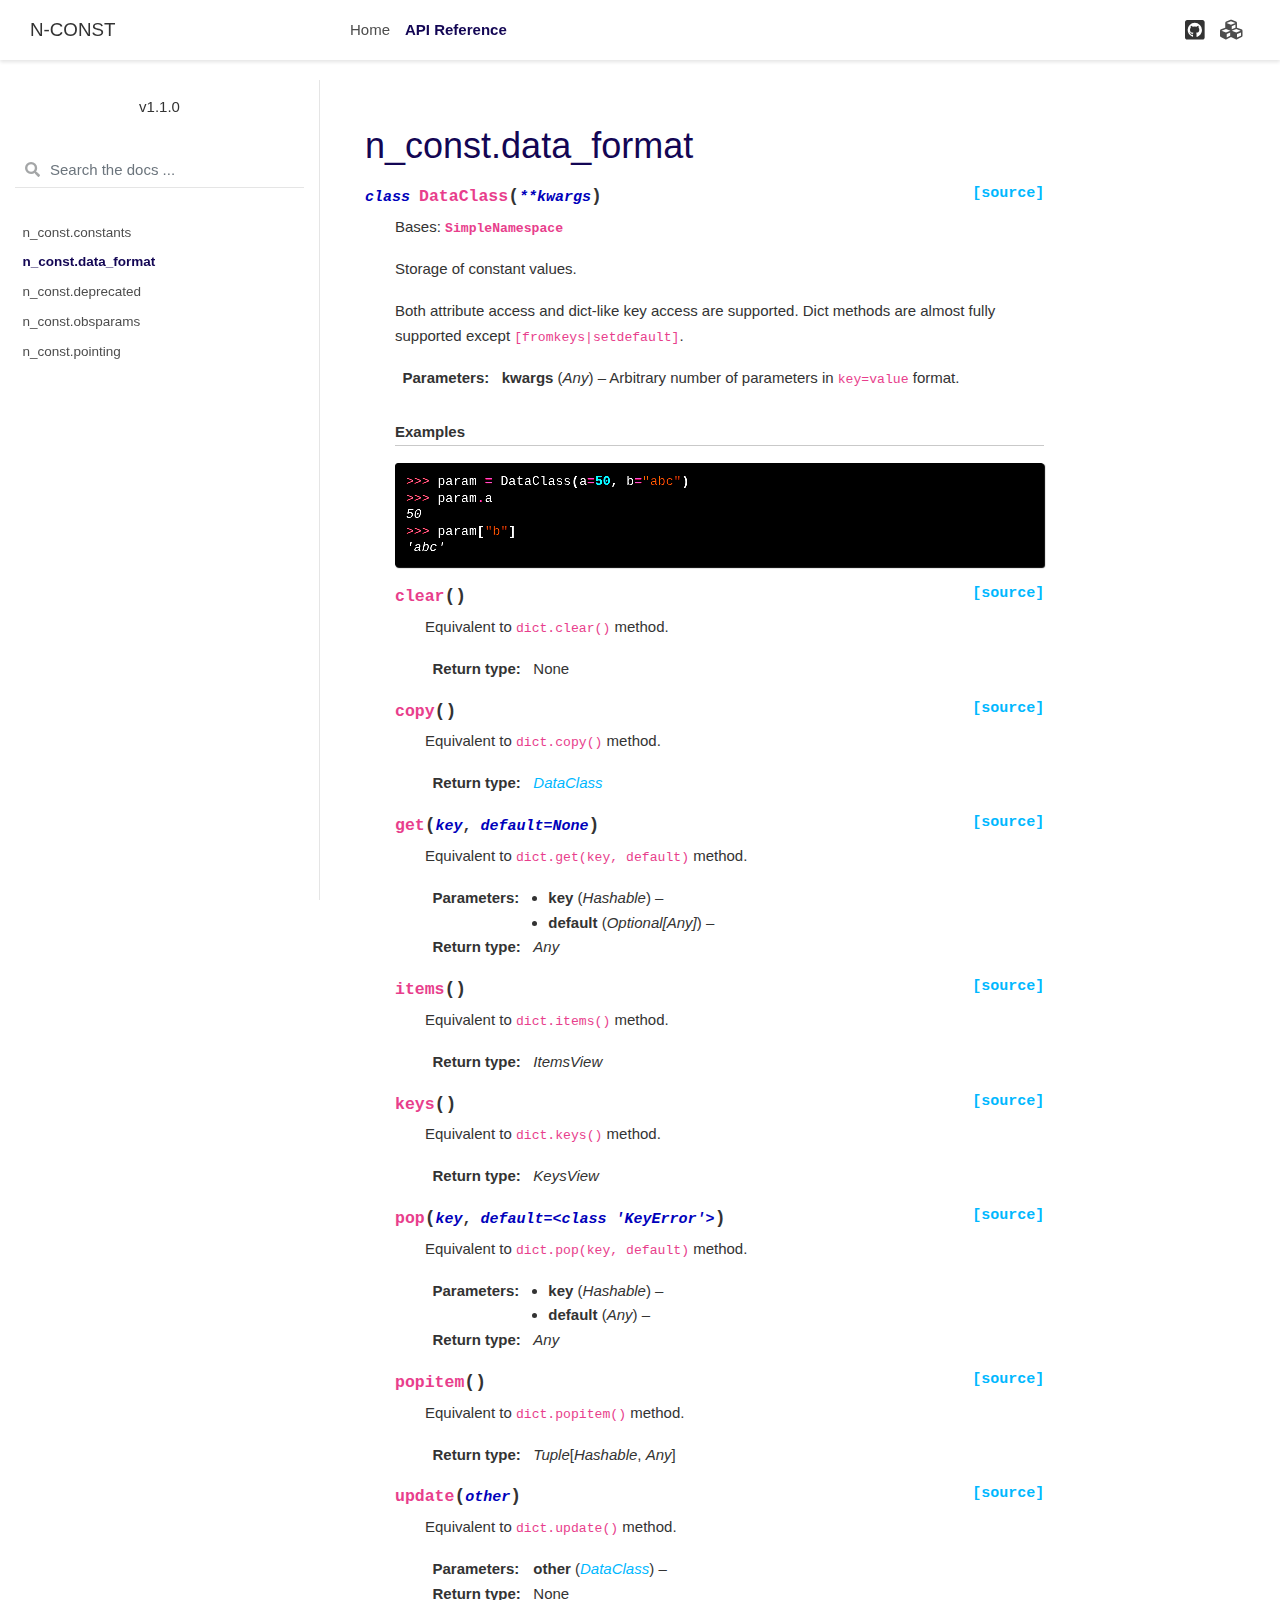
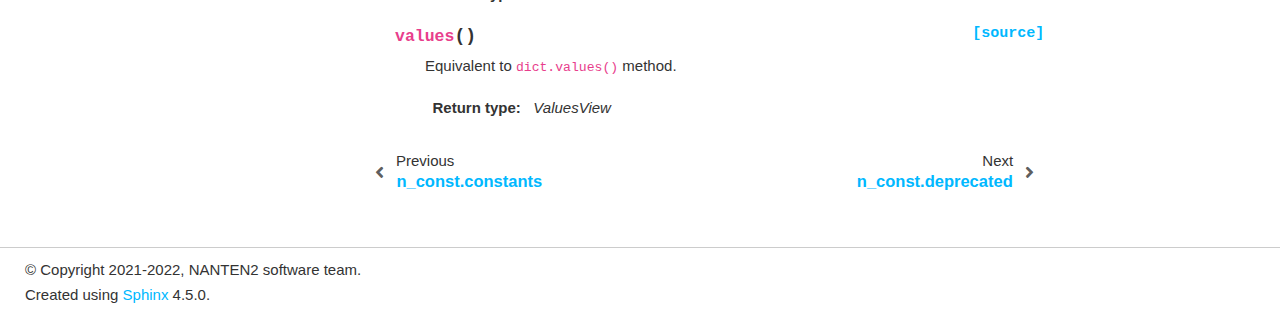
<file: _source/n_const.data_format.html>
<!DOCTYPE html>

<html>
  <head>
    <meta charset="utf-8" />
    <meta name="viewport" content="width=device-width, initial-scale=1.0" /><meta name="generator" content="Docutils 0.17.1: http://docutils.sourceforge.net/" />

    <title>n_const.data_format &#8212; N-CONST 1.1.0 documentation</title>
    
  <link href="../_static/css/theme.css" rel="stylesheet">
  <link href="../_static/css/index.ff1ffe594081f20da1ef19478df9384b.css" rel="stylesheet">

    
  <link rel="stylesheet"
    href="../_static/vendor/fontawesome/5.13.0/css/all.min.css">
  <link rel="preload" as="font" type="font/woff2" crossorigin
    href="../_static/vendor/fontawesome/5.13.0/webfonts/fa-solid-900.woff2">
  <link rel="preload" as="font" type="font/woff2" crossorigin
    href="../_static/vendor/fontawesome/5.13.0/webfonts/fa-brands-400.woff2">

    
      

    
    <link rel="stylesheet" type="text/css" href="../_static/pygments.css" />
    <link rel="stylesheet" type="text/css" href="../_static/css/blank.css" />
    <link rel="stylesheet" type="text/css" href="../_static/css/custom.css" />
    
  <link rel="preload" as="script" href="../_static/js/index.be7d3bbb2ef33a8344ce.js">

    <script data-url_root="../" id="documentation_options" src="../_static/documentation_options.js"></script>
    <script src="../_static/jquery.js"></script>
    <script src="../_static/underscore.js"></script>
    <script src="../_static/doctools.js"></script>
    <link rel="shortcut icon" href="https://avatars.githubusercontent.com/u/20414019?s=400&amp;u=0e47c7d5efc6cf27086c8cfcdb6fd5c757926043&amp;v=4"/>
    <link rel="index" title="Index" href="../genindex.html" />
    <link rel="search" title="Search" href="../search.html" />
    <link rel="next" title="n_const.deprecated" href="n_const.deprecated.html" />
    <link rel="prev" title="n_const.constants" href="n_const.constants.html" />
    <meta name="viewport" content="width=device-width, initial-scale=1" />
    <meta name="docsearch:language" content="None">
    

    <!-- Google Analytics -->
    
  </head>
  <body data-spy="scroll" data-target="#bd-toc-nav" data-offset="80">
    
    <div class="container-fluid" id="banner"></div>

    
    <nav class="navbar navbar-light navbar-expand-lg bg-light fixed-top bd-navbar" id="navbar-main"><div class="container-xl">

  <div id="navbar-start">
    
    
<a class="navbar-brand" href="../index.html">
<p class="title">N-CONST</p>
</a>

    
  </div>

  <button class="navbar-toggler" type="button" data-toggle="collapse" data-target="#navbar-collapsible" aria-controls="navbar-collapsible" aria-expanded="false" aria-label="Toggle navigation">
    <span class="navbar-toggler-icon"></span>
  </button>

  
  <div id="navbar-collapsible" class="col-lg-9 collapse navbar-collapse">
    <div id="navbar-center" class="mr-auto">
      
      <div class="navbar-center-item">
        <ul id="navbar-main-elements" class="navbar-nav">
    <li class="toctree-l1 nav-item">
 <a class="reference internal nav-link" href="../index.html">
  Home
 </a>
</li>

<li class="toctree-l1 current active nav-item">
 <a class="reference internal nav-link" href="n_const.html">
  API Reference
 </a>
</li>

    
</ul>
      </div>
      
    </div>

    <div id="navbar-end">
      
      <div class="navbar-end-item">
        <ul id="navbar-icon-links" class="navbar-nav" aria-label="Icon Links">
        <li class="nav-item">
          <a class="nav-link" href="https://github.com/nanten2/N-CONST" rel="noopener" target="_blank" title="GitHub">
            <span><i class="fab fa-github-square"></i></span>
            <label class="sr-only">GitHub</label>
          </a>
        </li>
        <li class="nav-item">
          <a class="nav-link" href="https://pypi.org/project/n-const/" rel="noopener" target="_blank" title="PyPI">
            <span><i class="fas fa-cubes"></i></span>
            <label class="sr-only">PyPI</label>
          </a>
        </li>
      </ul>
      </div>
      
    </div>
  </div>
</div>
    </nav>
    

    <div class="container-xl">
      <div class="row">
          
            
            <!-- Only show if we have sidebars configured, else just a small margin  -->
            <div class="col-12 col-md-3 bd-sidebar"><!DOCTYPE html>
<!-- This will display the version of the docs -->
<p style="text-align: center; font-family: Verdana, sans-serif;">v1.1.0</p><form class="bd-search d-flex align-items-center" action="../search.html" method="get">
  <i class="icon fas fa-search"></i>
  <input type="search" class="form-control" name="q" id="search-input" placeholder="Search the docs ..." aria-label="Search the docs ..." autocomplete="off" >
</form><nav class="bd-links" id="bd-docs-nav" aria-label="Main navigation">
  <div class="bd-toc-item active">
    <ul class="current nav bd-sidenav">
 <li class="toctree-l1">
  <a class="reference internal" href="n_const.constants.html">
   n_const.constants
  </a>
 </li>
 <li class="toctree-l1 current active">
  <a class="current reference internal" href="#">
   n_const.data_format
  </a>
 </li>
 <li class="toctree-l1">
  <a class="reference internal" href="n_const.deprecated.html">
   n_const.deprecated
  </a>
 </li>
 <li class="toctree-l1">
  <a class="reference internal" href="n_const.obsparams.html">
   n_const.obsparams
  </a>
 </li>
 <li class="toctree-l1">
  <a class="reference internal" href="n_const.pointing.html">
   n_const.pointing
  </a>
 </li>
</ul>

  </div>
</nav>
            </div>
            
          

          
          <div class="d-none d-xl-block col-xl-2 bd-toc">
            
              
              <div class="toc-item">
                

<nav id="bd-toc-nav">
    
</nav>
              </div>
              
              <div class="toc-item">
                
              </div>
              
            
          </div>
          

          
          
            
          
          <main class="col-12 col-md-9 col-xl-7 py-md-5 pl-md-5 pr-md-4 bd-content" role="main">
              
              <div>
                
  <section id="module-n_const.data_format">
<span id="n-const-data-format"></span><h1>n_const.data_format<a class="headerlink" href="#module-n_const.data_format" title="Permalink to this headline">¶</a></h1>
<dl class="py class">
<dt class="sig sig-object py" id="n_const.data_format.DataClass">
<em class="property"><span class="pre">class</span><span class="w"> </span></em><span class="sig-name descname"><span class="pre">DataClass</span></span><span class="sig-paren">(</span><em class="sig-param"><span class="o"><span class="pre">**</span></span><span class="n"><span class="pre">kwargs</span></span></em><span class="sig-paren">)</span><a class="reference internal" href="../_modules/n_const/data_format.html#DataClass"><span class="viewcode-link"><span class="pre">[source]</span></span></a><a class="headerlink" href="#n_const.data_format.DataClass" title="Permalink to this definition">¶</a></dt>
<dd><p>Bases: <code class="xref py py-class docutils literal notranslate"><span class="pre">SimpleNamespace</span></code></p>
<p>Storage of constant values.</p>
<p>Both attribute access and dict-like key access are supported. Dict methods are
almost fully supported except <code class="docutils literal notranslate"><span class="pre">[fromkeys|setdefault]</span></code>.</p>
<dl class="field-list simple">
<dt class="field-odd">Parameters</dt>
<dd class="field-odd"><p><strong>kwargs</strong> (<em>Any</em>) – Arbitrary number of parameters in <code class="docutils literal notranslate"><span class="pre">key=value</span></code> format.</p>
</dd>
</dl>
<p class="rubric">Examples</p>
<div class="doctest highlight-default notranslate"><div class="highlight"><pre><span></span><span class="gp">&gt;&gt;&gt; </span><span class="n">param</span> <span class="o">=</span> <span class="n">DataClass</span><span class="p">(</span><span class="n">a</span><span class="o">=</span><span class="mi">50</span><span class="p">,</span> <span class="n">b</span><span class="o">=</span><span class="s2">&quot;abc&quot;</span><span class="p">)</span>
<span class="gp">&gt;&gt;&gt; </span><span class="n">param</span><span class="o">.</span><span class="n">a</span>
<span class="go">50</span>
<span class="gp">&gt;&gt;&gt; </span><span class="n">param</span><span class="p">[</span><span class="s2">&quot;b&quot;</span><span class="p">]</span>
<span class="go">&#39;abc&#39;</span>
</pre></div>
</div>
<dl class="py method">
<dt class="sig sig-object py" id="n_const.data_format.DataClass.clear">
<span class="sig-name descname"><span class="pre">clear</span></span><span class="sig-paren">(</span><span class="sig-paren">)</span><a class="reference internal" href="../_modules/n_const/data_format.html#DataClass.clear"><span class="viewcode-link"><span class="pre">[source]</span></span></a><a class="headerlink" href="#n_const.data_format.DataClass.clear" title="Permalink to this definition">¶</a></dt>
<dd><p>Equivalent to <code class="docutils literal notranslate"><span class="pre">dict.clear()</span></code> method.</p>
<dl class="field-list simple">
<dt class="field-odd">Return type</dt>
<dd class="field-odd"><p>None</p>
</dd>
</dl>
</dd></dl>

<dl class="py method">
<dt class="sig sig-object py" id="n_const.data_format.DataClass.copy">
<span class="sig-name descname"><span class="pre">copy</span></span><span class="sig-paren">(</span><span class="sig-paren">)</span><a class="reference internal" href="../_modules/n_const/data_format.html#DataClass.copy"><span class="viewcode-link"><span class="pre">[source]</span></span></a><a class="headerlink" href="#n_const.data_format.DataClass.copy" title="Permalink to this definition">¶</a></dt>
<dd><p>Equivalent to <code class="docutils literal notranslate"><span class="pre">dict.copy()</span></code> method.</p>
<dl class="field-list simple">
<dt class="field-odd">Return type</dt>
<dd class="field-odd"><p><a class="reference internal" href="#n_const.data_format.DataClass" title="n_const.data_format.DataClass"><em>DataClass</em></a></p>
</dd>
</dl>
</dd></dl>

<dl class="py method">
<dt class="sig sig-object py" id="n_const.data_format.DataClass.get">
<span class="sig-name descname"><span class="pre">get</span></span><span class="sig-paren">(</span><em class="sig-param"><span class="n"><span class="pre">key</span></span></em>, <em class="sig-param"><span class="n"><span class="pre">default</span></span><span class="o"><span class="pre">=</span></span><span class="default_value"><span class="pre">None</span></span></em><span class="sig-paren">)</span><a class="reference internal" href="../_modules/n_const/data_format.html#DataClass.get"><span class="viewcode-link"><span class="pre">[source]</span></span></a><a class="headerlink" href="#n_const.data_format.DataClass.get" title="Permalink to this definition">¶</a></dt>
<dd><p>Equivalent to <code class="docutils literal notranslate"><span class="pre">dict.get(key,</span> <span class="pre">default)</span></code> method.</p>
<dl class="field-list simple">
<dt class="field-odd">Parameters</dt>
<dd class="field-odd"><ul class="simple">
<li><p><strong>key</strong> (<em>Hashable</em>) – </p></li>
<li><p><strong>default</strong> (<em>Optional</em><em>[</em><em>Any</em><em>]</em>) – </p></li>
</ul>
</dd>
<dt class="field-even">Return type</dt>
<dd class="field-even"><p><em>Any</em></p>
</dd>
</dl>
</dd></dl>

<dl class="py method">
<dt class="sig sig-object py" id="n_const.data_format.DataClass.items">
<span class="sig-name descname"><span class="pre">items</span></span><span class="sig-paren">(</span><span class="sig-paren">)</span><a class="reference internal" href="../_modules/n_const/data_format.html#DataClass.items"><span class="viewcode-link"><span class="pre">[source]</span></span></a><a class="headerlink" href="#n_const.data_format.DataClass.items" title="Permalink to this definition">¶</a></dt>
<dd><p>Equivalent to <code class="docutils literal notranslate"><span class="pre">dict.items()</span></code> method.</p>
<dl class="field-list simple">
<dt class="field-odd">Return type</dt>
<dd class="field-odd"><p><em>ItemsView</em></p>
</dd>
</dl>
</dd></dl>

<dl class="py method">
<dt class="sig sig-object py" id="n_const.data_format.DataClass.keys">
<span class="sig-name descname"><span class="pre">keys</span></span><span class="sig-paren">(</span><span class="sig-paren">)</span><a class="reference internal" href="../_modules/n_const/data_format.html#DataClass.keys"><span class="viewcode-link"><span class="pre">[source]</span></span></a><a class="headerlink" href="#n_const.data_format.DataClass.keys" title="Permalink to this definition">¶</a></dt>
<dd><p>Equivalent to <code class="docutils literal notranslate"><span class="pre">dict.keys()</span></code> method.</p>
<dl class="field-list simple">
<dt class="field-odd">Return type</dt>
<dd class="field-odd"><p><em>KeysView</em></p>
</dd>
</dl>
</dd></dl>

<dl class="py method">
<dt class="sig sig-object py" id="n_const.data_format.DataClass.pop">
<span class="sig-name descname"><span class="pre">pop</span></span><span class="sig-paren">(</span><em class="sig-param"><span class="n"><span class="pre">key</span></span></em>, <em class="sig-param"><span class="n"><span class="pre">default=&lt;class</span> <span class="pre">'KeyError'&gt;</span></span></em><span class="sig-paren">)</span><a class="reference internal" href="../_modules/n_const/data_format.html#DataClass.pop"><span class="viewcode-link"><span class="pre">[source]</span></span></a><a class="headerlink" href="#n_const.data_format.DataClass.pop" title="Permalink to this definition">¶</a></dt>
<dd><p>Equivalent to <code class="docutils literal notranslate"><span class="pre">dict.pop(key,</span> <span class="pre">default)</span></code> method.</p>
<dl class="field-list simple">
<dt class="field-odd">Parameters</dt>
<dd class="field-odd"><ul class="simple">
<li><p><strong>key</strong> (<em>Hashable</em>) – </p></li>
<li><p><strong>default</strong> (<em>Any</em>) – </p></li>
</ul>
</dd>
<dt class="field-even">Return type</dt>
<dd class="field-even"><p><em>Any</em></p>
</dd>
</dl>
</dd></dl>

<dl class="py method">
<dt class="sig sig-object py" id="n_const.data_format.DataClass.popitem">
<span class="sig-name descname"><span class="pre">popitem</span></span><span class="sig-paren">(</span><span class="sig-paren">)</span><a class="reference internal" href="../_modules/n_const/data_format.html#DataClass.popitem"><span class="viewcode-link"><span class="pre">[source]</span></span></a><a class="headerlink" href="#n_const.data_format.DataClass.popitem" title="Permalink to this definition">¶</a></dt>
<dd><p>Equivalent to <code class="docutils literal notranslate"><span class="pre">dict.popitem()</span></code> method.</p>
<dl class="field-list simple">
<dt class="field-odd">Return type</dt>
<dd class="field-odd"><p><em>Tuple</em>[<em>Hashable</em>, <em>Any</em>]</p>
</dd>
</dl>
</dd></dl>

<dl class="py method">
<dt class="sig sig-object py" id="n_const.data_format.DataClass.update">
<span class="sig-name descname"><span class="pre">update</span></span><span class="sig-paren">(</span><em class="sig-param"><span class="n"><span class="pre">other</span></span></em><span class="sig-paren">)</span><a class="reference internal" href="../_modules/n_const/data_format.html#DataClass.update"><span class="viewcode-link"><span class="pre">[source]</span></span></a><a class="headerlink" href="#n_const.data_format.DataClass.update" title="Permalink to this definition">¶</a></dt>
<dd><p>Equivalent to <code class="docutils literal notranslate"><span class="pre">dict.update()</span></code> method.</p>
<dl class="field-list simple">
<dt class="field-odd">Parameters</dt>
<dd class="field-odd"><p><strong>other</strong> (<a class="reference internal" href="#n_const.data_format.DataClass" title="n_const.data_format.DataClass"><em>DataClass</em></a>) – </p>
</dd>
<dt class="field-even">Return type</dt>
<dd class="field-even"><p>None</p>
</dd>
</dl>
</dd></dl>

<dl class="py method">
<dt class="sig sig-object py" id="n_const.data_format.DataClass.values">
<span class="sig-name descname"><span class="pre">values</span></span><span class="sig-paren">(</span><span class="sig-paren">)</span><a class="reference internal" href="../_modules/n_const/data_format.html#DataClass.values"><span class="viewcode-link"><span class="pre">[source]</span></span></a><a class="headerlink" href="#n_const.data_format.DataClass.values" title="Permalink to this definition">¶</a></dt>
<dd><p>Equivalent to <code class="docutils literal notranslate"><span class="pre">dict.values()</span></code> method.</p>
<dl class="field-list simple">
<dt class="field-odd">Return type</dt>
<dd class="field-odd"><p><em>ValuesView</em></p>
</dd>
</dl>
</dd></dl>

</dd></dl>

</section>


              </div>
              
              
              <!-- Previous / next buttons -->
<div class='prev-next-area'> 
    <a class='left-prev' id="prev-link" href="n_const.constants.html" title="previous page">
        <i class="fas fa-angle-left"></i>
        <div class="prev-next-info">
            <p class="prev-next-subtitle">previous</p>
            <p class="prev-next-title">n_const.constants</p>
        </div>
    </a>
    <a class='right-next' id="next-link" href="n_const.deprecated.html" title="next page">
    <div class="prev-next-info">
        <p class="prev-next-subtitle">next</p>
        <p class="prev-next-title">n_const.deprecated</p>
    </div>
    <i class="fas fa-angle-right"></i>
    </a>
</div>
              
          </main>
          

      </div>
    </div>
  
  <script src="../_static/js/index.be7d3bbb2ef33a8344ce.js"></script>
<footer class="footer mt-5 mt-md-0">
  <div class="container">
    
    <div class="footer-item">
      <p class="copyright">
    &copy; Copyright 2021-2022, NANTEN2 software team.<br>
</p>
    </div>
    
    <div class="footer-item">
      <p class="sphinx-version">
Created using <a href="http://sphinx-doc.org/">Sphinx</a> 4.5.0.<br>
</p>
    </div>
    
  </div>
</footer>
  </body>
</html>
</file>
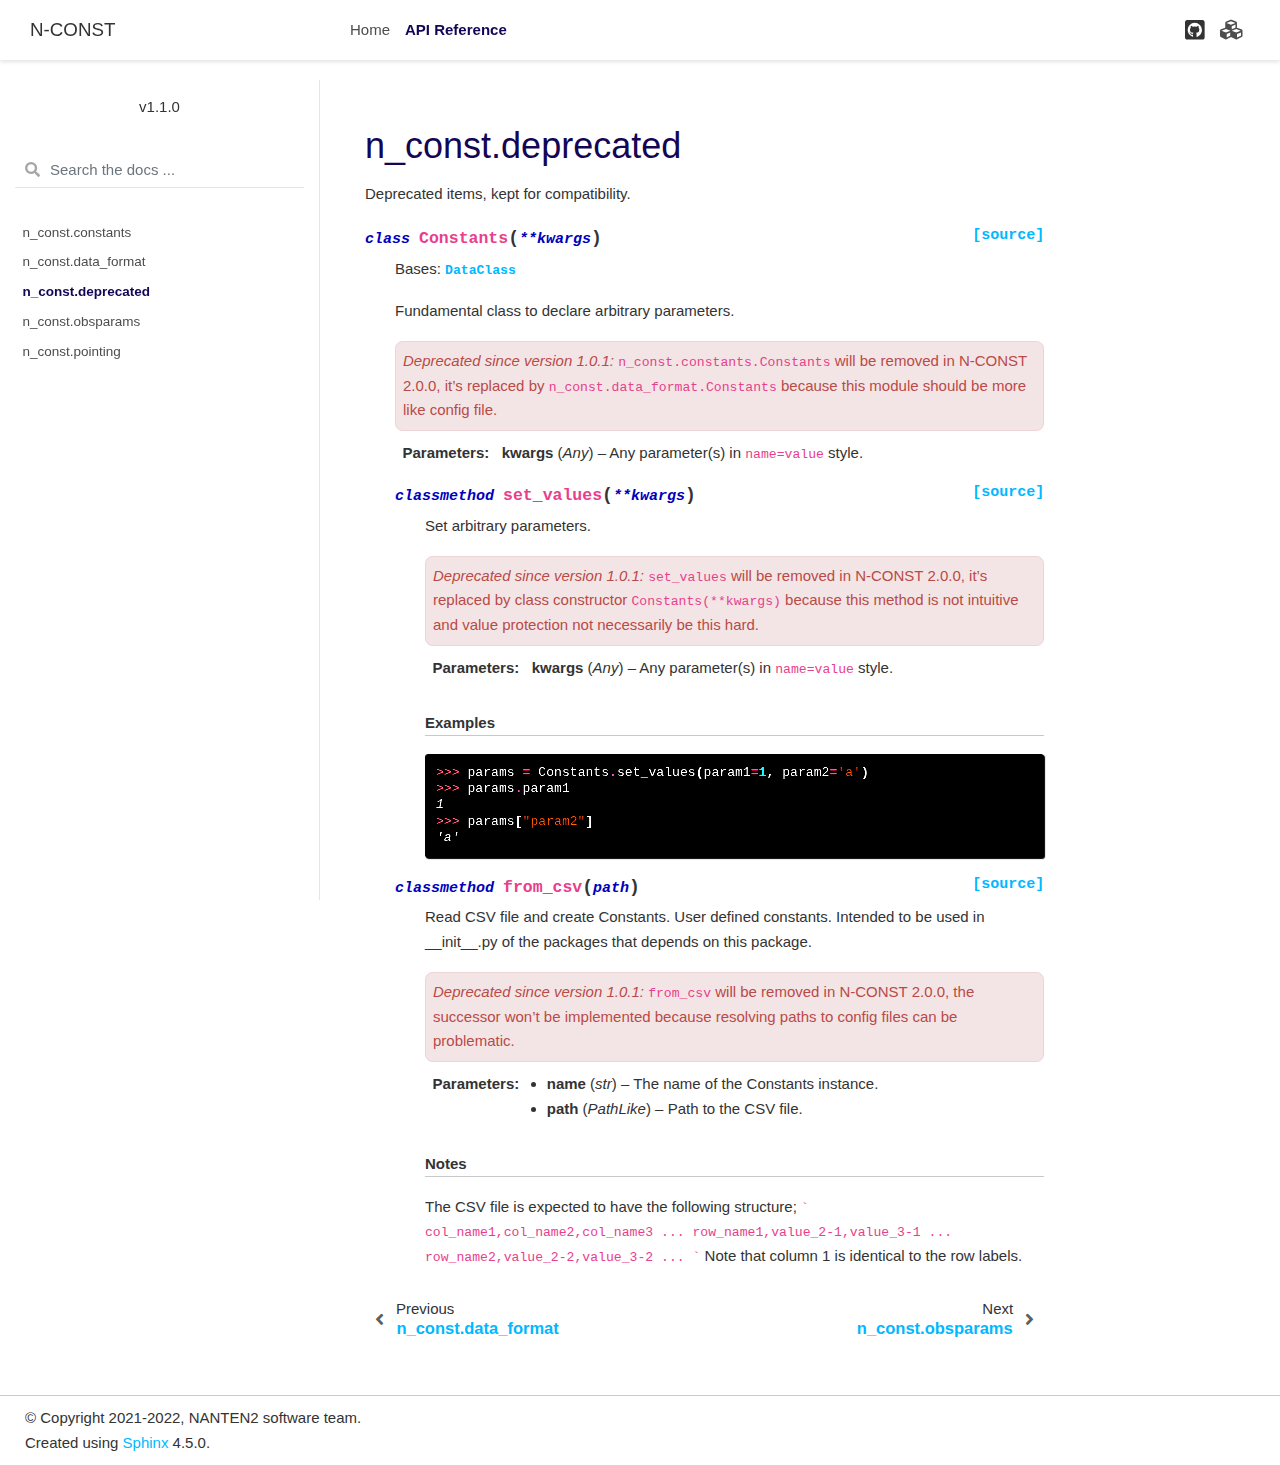
<file: _source/n_const.deprecated.html>
<!DOCTYPE html>

<html>
  <head>
    <meta charset="utf-8" />
    <meta name="viewport" content="width=device-width, initial-scale=1.0" /><meta name="generator" content="Docutils 0.17.1: http://docutils.sourceforge.net/" />

    <title>n_const.deprecated &#8212; N-CONST 1.1.0 documentation</title>
    
  <link href="../_static/css/theme.css" rel="stylesheet">
  <link href="../_static/css/index.ff1ffe594081f20da1ef19478df9384b.css" rel="stylesheet">

    
  <link rel="stylesheet"
    href="../_static/vendor/fontawesome/5.13.0/css/all.min.css">
  <link rel="preload" as="font" type="font/woff2" crossorigin
    href="../_static/vendor/fontawesome/5.13.0/webfonts/fa-solid-900.woff2">
  <link rel="preload" as="font" type="font/woff2" crossorigin
    href="../_static/vendor/fontawesome/5.13.0/webfonts/fa-brands-400.woff2">

    
      

    
    <link rel="stylesheet" type="text/css" href="../_static/pygments.css" />
    <link rel="stylesheet" type="text/css" href="../_static/css/blank.css" />
    <link rel="stylesheet" type="text/css" href="../_static/css/custom.css" />
    
  <link rel="preload" as="script" href="../_static/js/index.be7d3bbb2ef33a8344ce.js">

    <script data-url_root="../" id="documentation_options" src="../_static/documentation_options.js"></script>
    <script src="../_static/jquery.js"></script>
    <script src="../_static/underscore.js"></script>
    <script src="../_static/doctools.js"></script>
    <link rel="shortcut icon" href="https://avatars.githubusercontent.com/u/20414019?s=400&amp;u=0e47c7d5efc6cf27086c8cfcdb6fd5c757926043&amp;v=4"/>
    <link rel="index" title="Index" href="../genindex.html" />
    <link rel="search" title="Search" href="../search.html" />
    <link rel="next" title="n_const.obsparams" href="n_const.obsparams.html" />
    <link rel="prev" title="n_const.data_format" href="n_const.data_format.html" />
    <meta name="viewport" content="width=device-width, initial-scale=1" />
    <meta name="docsearch:language" content="None">
    

    <!-- Google Analytics -->
    
  </head>
  <body data-spy="scroll" data-target="#bd-toc-nav" data-offset="80">
    
    <div class="container-fluid" id="banner"></div>

    
    <nav class="navbar navbar-light navbar-expand-lg bg-light fixed-top bd-navbar" id="navbar-main"><div class="container-xl">

  <div id="navbar-start">
    
    
<a class="navbar-brand" href="../index.html">
<p class="title">N-CONST</p>
</a>

    
  </div>

  <button class="navbar-toggler" type="button" data-toggle="collapse" data-target="#navbar-collapsible" aria-controls="navbar-collapsible" aria-expanded="false" aria-label="Toggle navigation">
    <span class="navbar-toggler-icon"></span>
  </button>

  
  <div id="navbar-collapsible" class="col-lg-9 collapse navbar-collapse">
    <div id="navbar-center" class="mr-auto">
      
      <div class="navbar-center-item">
        <ul id="navbar-main-elements" class="navbar-nav">
    <li class="toctree-l1 nav-item">
 <a class="reference internal nav-link" href="../index.html">
  Home
 </a>
</li>

<li class="toctree-l1 current active nav-item">
 <a class="reference internal nav-link" href="n_const.html">
  API Reference
 </a>
</li>

    
</ul>
      </div>
      
    </div>

    <div id="navbar-end">
      
      <div class="navbar-end-item">
        <ul id="navbar-icon-links" class="navbar-nav" aria-label="Icon Links">
        <li class="nav-item">
          <a class="nav-link" href="https://github.com/nanten2/N-CONST" rel="noopener" target="_blank" title="GitHub">
            <span><i class="fab fa-github-square"></i></span>
            <label class="sr-only">GitHub</label>
          </a>
        </li>
        <li class="nav-item">
          <a class="nav-link" href="https://pypi.org/project/n-const/" rel="noopener" target="_blank" title="PyPI">
            <span><i class="fas fa-cubes"></i></span>
            <label class="sr-only">PyPI</label>
          </a>
        </li>
      </ul>
      </div>
      
    </div>
  </div>
</div>
    </nav>
    

    <div class="container-xl">
      <div class="row">
          
            
            <!-- Only show if we have sidebars configured, else just a small margin  -->
            <div class="col-12 col-md-3 bd-sidebar"><!DOCTYPE html>
<!-- This will display the version of the docs -->
<p style="text-align: center; font-family: Verdana, sans-serif;">v1.1.0</p><form class="bd-search d-flex align-items-center" action="../search.html" method="get">
  <i class="icon fas fa-search"></i>
  <input type="search" class="form-control" name="q" id="search-input" placeholder="Search the docs ..." aria-label="Search the docs ..." autocomplete="off" >
</form><nav class="bd-links" id="bd-docs-nav" aria-label="Main navigation">
  <div class="bd-toc-item active">
    <ul class="current nav bd-sidenav">
 <li class="toctree-l1">
  <a class="reference internal" href="n_const.constants.html">
   n_const.constants
  </a>
 </li>
 <li class="toctree-l1">
  <a class="reference internal" href="n_const.data_format.html">
   n_const.data_format
  </a>
 </li>
 <li class="toctree-l1 current active">
  <a class="current reference internal" href="#">
   n_const.deprecated
  </a>
 </li>
 <li class="toctree-l1">
  <a class="reference internal" href="n_const.obsparams.html">
   n_const.obsparams
  </a>
 </li>
 <li class="toctree-l1">
  <a class="reference internal" href="n_const.pointing.html">
   n_const.pointing
  </a>
 </li>
</ul>

  </div>
</nav>
            </div>
            
          

          
          <div class="d-none d-xl-block col-xl-2 bd-toc">
            
              
              <div class="toc-item">
                

<nav id="bd-toc-nav">
    
</nav>
              </div>
              
              <div class="toc-item">
                
              </div>
              
            
          </div>
          

          
          
            
          
          <main class="col-12 col-md-9 col-xl-7 py-md-5 pl-md-5 pr-md-4 bd-content" role="main">
              
              <div>
                
  <section id="module-n_const.deprecated">
<span id="n-const-deprecated"></span><h1>n_const.deprecated<a class="headerlink" href="#module-n_const.deprecated" title="Permalink to this headline">¶</a></h1>
<p>Deprecated items, kept for compatibility.</p>
<dl class="py class">
<dt class="sig sig-object py" id="n_const.deprecated.Constants">
<em class="property"><span class="pre">class</span><span class="w"> </span></em><span class="sig-name descname"><span class="pre">Constants</span></span><span class="sig-paren">(</span><em class="sig-param"><span class="o"><span class="pre">**</span></span><span class="n"><span class="pre">kwargs</span></span></em><span class="sig-paren">)</span><a class="reference internal" href="../_modules/n_const/deprecated.html#Constants"><span class="viewcode-link"><span class="pre">[source]</span></span></a><a class="headerlink" href="#n_const.deprecated.Constants" title="Permalink to this definition">¶</a></dt>
<dd><p>Bases: <a class="reference internal" href="n_const.data_format.html#n_const.data_format.DataClass" title="n_const.data_format.DataClass"><code class="xref py py-class docutils literal notranslate"><span class="pre">DataClass</span></code></a></p>
<p>Fundamental class to declare arbitrary parameters.</p>
<div class="deprecated">
<p><span class="versionmodified deprecated">Deprecated since version 1.0.1: </span><code class="docutils literal notranslate"><span class="pre">n_const.constants.Constants</span></code> will be removed in N-CONST 2.0.0, it’s replaced
by <code class="docutils literal notranslate"><span class="pre">n_const.data_format.Constants</span></code> because this module should be more like
config file.</p>
</div>
<dl class="field-list simple">
<dt class="field-odd">Parameters</dt>
<dd class="field-odd"><p><strong>kwargs</strong> (<em>Any</em>) – Any parameter(s) in <code class="docutils literal notranslate"><span class="pre">name=value</span></code> style.</p>
</dd>
</dl>
<dl class="py method">
<dt class="sig sig-object py" id="n_const.deprecated.Constants.set_values">
<em class="property"><span class="pre">classmethod</span><span class="w"> </span></em><span class="sig-name descname"><span class="pre">set_values</span></span><span class="sig-paren">(</span><em class="sig-param"><span class="o"><span class="pre">**</span></span><span class="n"><span class="pre">kwargs</span></span></em><span class="sig-paren">)</span><a class="reference internal" href="../_modules/n_const/deprecated.html#Constants.set_values"><span class="viewcode-link"><span class="pre">[source]</span></span></a><a class="headerlink" href="#n_const.deprecated.Constants.set_values" title="Permalink to this definition">¶</a></dt>
<dd><p>Set arbitrary parameters.</p>
<div class="deprecated">
<p><span class="versionmodified deprecated">Deprecated since version 1.0.1: </span><code class="docutils literal notranslate"><span class="pre">set_values</span></code> will be removed in N-CONST 2.0.0, it’s replaced by class
constructor <code class="docutils literal notranslate"><span class="pre">Constants(**kwargs)</span></code> because this method is not intuitive and
value protection not necessarily be this hard.</p>
</div>
<dl class="field-list simple">
<dt class="field-odd">Parameters</dt>
<dd class="field-odd"><p><strong>kwargs</strong> (<em>Any</em>) – Any parameter(s) in <code class="docutils literal notranslate"><span class="pre">name=value</span></code> style.</p>
</dd>
</dl>
<p class="rubric">Examples</p>
<div class="doctest highlight-default notranslate"><div class="highlight"><pre><span></span><span class="gp">&gt;&gt;&gt; </span><span class="n">params</span> <span class="o">=</span> <span class="n">Constants</span><span class="o">.</span><span class="n">set_values</span><span class="p">(</span><span class="n">param1</span><span class="o">=</span><span class="mi">1</span><span class="p">,</span> <span class="n">param2</span><span class="o">=</span><span class="s1">&#39;a&#39;</span><span class="p">)</span>
<span class="gp">&gt;&gt;&gt; </span><span class="n">params</span><span class="o">.</span><span class="n">param1</span>
<span class="go">1</span>
<span class="gp">&gt;&gt;&gt; </span><span class="n">params</span><span class="p">[</span><span class="s2">&quot;param2&quot;</span><span class="p">]</span>
<span class="go">&#39;a&#39;</span>
</pre></div>
</div>
</dd></dl>

<dl class="py method">
<dt class="sig sig-object py" id="n_const.deprecated.Constants.from_csv">
<em class="property"><span class="pre">classmethod</span><span class="w"> </span></em><span class="sig-name descname"><span class="pre">from_csv</span></span><span class="sig-paren">(</span><em class="sig-param"><span class="n"><span class="pre">path</span></span></em><span class="sig-paren">)</span><a class="reference internal" href="../_modules/n_const/deprecated.html#Constants.from_csv"><span class="viewcode-link"><span class="pre">[source]</span></span></a><a class="headerlink" href="#n_const.deprecated.Constants.from_csv" title="Permalink to this definition">¶</a></dt>
<dd><p>Read CSV file and create Constants.
User defined constants. Intended to be used in __init__.py of the packages that
depends on this package.</p>
<div class="deprecated">
<p><span class="versionmodified deprecated">Deprecated since version 1.0.1: </span><code class="docutils literal notranslate"><span class="pre">from_csv</span></code> will be removed in N-CONST 2.0.0, the successor won’t be
implemented because resolving paths to config files can be problematic.</p>
</div>
<dl class="field-list simple">
<dt class="field-odd">Parameters</dt>
<dd class="field-odd"><ul class="simple">
<li><p><strong>name</strong> (<em>str</em>) – The name of the Constants instance.</p></li>
<li><p><strong>path</strong> (<em>PathLike</em>) – Path to the CSV file.</p></li>
</ul>
</dd>
</dl>
<p class="rubric">Notes</p>
<p>The CSV file is expected to have the following structure;
<code class="docutils literal notranslate"><span class="pre">`</span>
<span class="pre">col_name1,col_name2,col_name3</span> <span class="pre">...</span>
<span class="pre">row_name1,value_2-1,value_3-1</span> <span class="pre">...</span>
<span class="pre">row_name2,value_2-2,value_3-2</span> <span class="pre">...</span>
<span class="pre">`</span></code>
Note that column 1 is identical to the row labels.</p>
</dd></dl>

</dd></dl>

</section>


              </div>
              
              
              <!-- Previous / next buttons -->
<div class='prev-next-area'> 
    <a class='left-prev' id="prev-link" href="n_const.data_format.html" title="previous page">
        <i class="fas fa-angle-left"></i>
        <div class="prev-next-info">
            <p class="prev-next-subtitle">previous</p>
            <p class="prev-next-title">n_const.data_format</p>
        </div>
    </a>
    <a class='right-next' id="next-link" href="n_const.obsparams.html" title="next page">
    <div class="prev-next-info">
        <p class="prev-next-subtitle">next</p>
        <p class="prev-next-title">n_const.obsparams</p>
    </div>
    <i class="fas fa-angle-right"></i>
    </a>
</div>
              
          </main>
          

      </div>
    </div>
  
  <script src="../_static/js/index.be7d3bbb2ef33a8344ce.js"></script>
<footer class="footer mt-5 mt-md-0">
  <div class="container">
    
    <div class="footer-item">
      <p class="copyright">
    &copy; Copyright 2021-2022, NANTEN2 software team.<br>
</p>
    </div>
    
    <div class="footer-item">
      <p class="sphinx-version">
Created using <a href="http://sphinx-doc.org/">Sphinx</a> 4.5.0.<br>
</p>
    </div>
    
  </div>
</footer>
  </body>
</html>
</file>
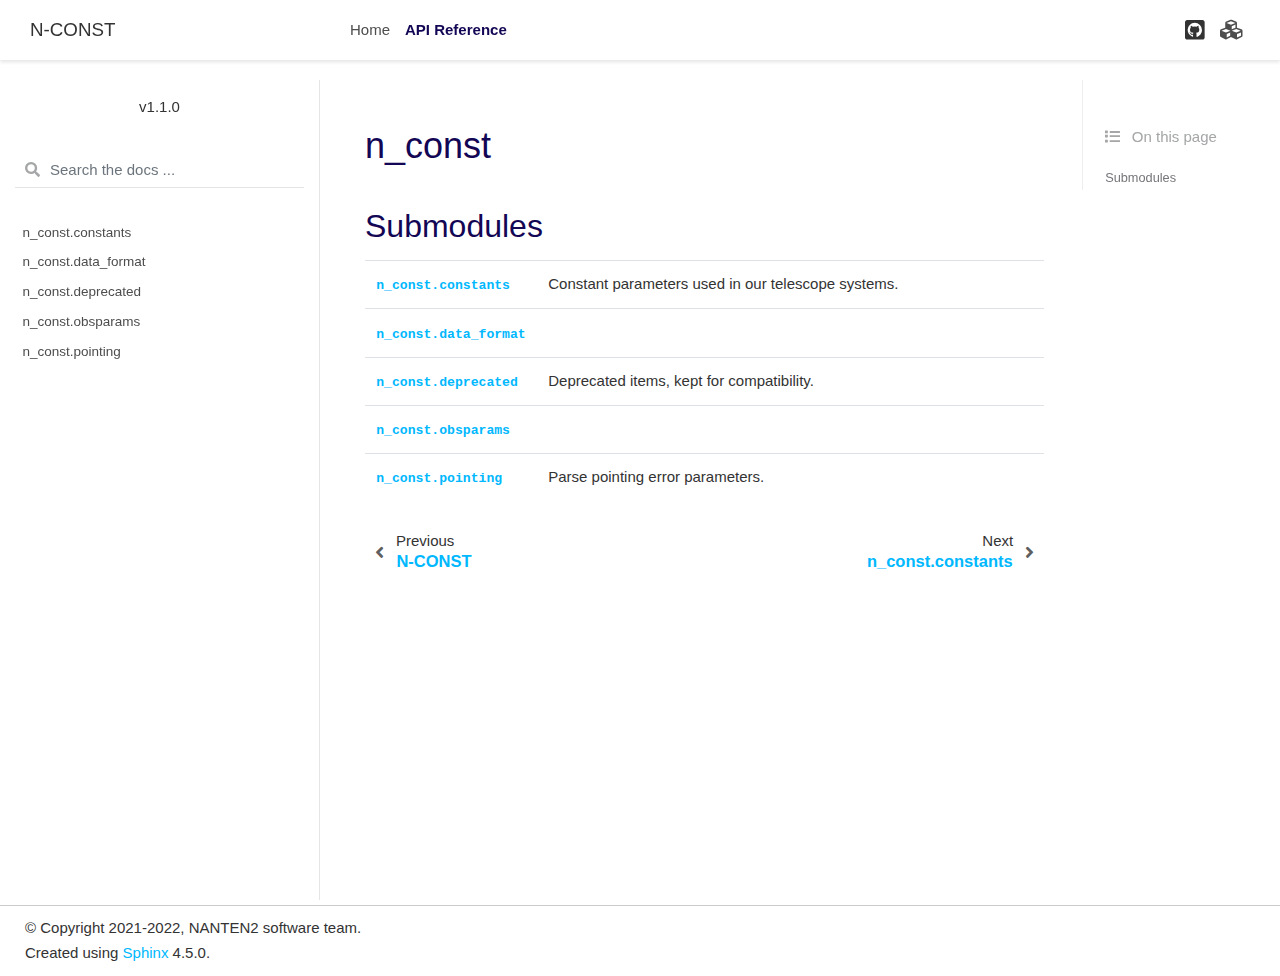
<file: _source/n_const.html>
<!DOCTYPE html>

<html>
  <head>
    <meta charset="utf-8" />
    <meta name="viewport" content="width=device-width, initial-scale=1.0" /><meta name="generator" content="Docutils 0.17.1: http://docutils.sourceforge.net/" />

    <title>n_const &#8212; N-CONST 1.1.0 documentation</title>
    
  <link href="../_static/css/theme.css" rel="stylesheet">
  <link href="../_static/css/index.ff1ffe594081f20da1ef19478df9384b.css" rel="stylesheet">

    
  <link rel="stylesheet"
    href="../_static/vendor/fontawesome/5.13.0/css/all.min.css">
  <link rel="preload" as="font" type="font/woff2" crossorigin
    href="../_static/vendor/fontawesome/5.13.0/webfonts/fa-solid-900.woff2">
  <link rel="preload" as="font" type="font/woff2" crossorigin
    href="../_static/vendor/fontawesome/5.13.0/webfonts/fa-brands-400.woff2">

    
      

    
    <link rel="stylesheet" type="text/css" href="../_static/pygments.css" />
    <link rel="stylesheet" type="text/css" href="../_static/css/blank.css" />
    <link rel="stylesheet" type="text/css" href="../_static/css/custom.css" />
    
  <link rel="preload" as="script" href="../_static/js/index.be7d3bbb2ef33a8344ce.js">

    <script data-url_root="../" id="documentation_options" src="../_static/documentation_options.js"></script>
    <script src="../_static/jquery.js"></script>
    <script src="../_static/underscore.js"></script>
    <script src="../_static/doctools.js"></script>
    <link rel="shortcut icon" href="https://avatars.githubusercontent.com/u/20414019?s=400&amp;u=0e47c7d5efc6cf27086c8cfcdb6fd5c757926043&amp;v=4"/>
    <link rel="index" title="Index" href="../genindex.html" />
    <link rel="search" title="Search" href="../search.html" />
    <link rel="next" title="n_const.constants" href="n_const.constants.html" />
    <link rel="prev" title="N-CONST" href="../index.html" />
    <meta name="viewport" content="width=device-width, initial-scale=1" />
    <meta name="docsearch:language" content="None">
    

    <!-- Google Analytics -->
    
  </head>
  <body data-spy="scroll" data-target="#bd-toc-nav" data-offset="80">
    
    <div class="container-fluid" id="banner"></div>

    
    <nav class="navbar navbar-light navbar-expand-lg bg-light fixed-top bd-navbar" id="navbar-main"><div class="container-xl">

  <div id="navbar-start">
    
    
<a class="navbar-brand" href="../index.html">
<p class="title">N-CONST</p>
</a>

    
  </div>

  <button class="navbar-toggler" type="button" data-toggle="collapse" data-target="#navbar-collapsible" aria-controls="navbar-collapsible" aria-expanded="false" aria-label="Toggle navigation">
    <span class="navbar-toggler-icon"></span>
  </button>

  
  <div id="navbar-collapsible" class="col-lg-9 collapse navbar-collapse">
    <div id="navbar-center" class="mr-auto">
      
      <div class="navbar-center-item">
        <ul id="navbar-main-elements" class="navbar-nav">
    <li class="toctree-l1 nav-item">
 <a class="reference internal nav-link" href="../index.html">
  Home
 </a>
</li>

<li class="toctree-l1 current active nav-item">
 <a class="current reference internal nav-link" href="#">
  API Reference
 </a>
</li>

    
</ul>
      </div>
      
    </div>

    <div id="navbar-end">
      
      <div class="navbar-end-item">
        <ul id="navbar-icon-links" class="navbar-nav" aria-label="Icon Links">
        <li class="nav-item">
          <a class="nav-link" href="https://github.com/nanten2/N-CONST" rel="noopener" target="_blank" title="GitHub">
            <span><i class="fab fa-github-square"></i></span>
            <label class="sr-only">GitHub</label>
          </a>
        </li>
        <li class="nav-item">
          <a class="nav-link" href="https://pypi.org/project/n-const/" rel="noopener" target="_blank" title="PyPI">
            <span><i class="fas fa-cubes"></i></span>
            <label class="sr-only">PyPI</label>
          </a>
        </li>
      </ul>
      </div>
      
    </div>
  </div>
</div>
    </nav>
    

    <div class="container-xl">
      <div class="row">
          
            
            <!-- Only show if we have sidebars configured, else just a small margin  -->
            <div class="col-12 col-md-3 bd-sidebar"><!DOCTYPE html>
<!-- This will display the version of the docs -->
<p style="text-align: center; font-family: Verdana, sans-serif;">v1.1.0</p><form class="bd-search d-flex align-items-center" action="../search.html" method="get">
  <i class="icon fas fa-search"></i>
  <input type="search" class="form-control" name="q" id="search-input" placeholder="Search the docs ..." aria-label="Search the docs ..." autocomplete="off" >
</form><nav class="bd-links" id="bd-docs-nav" aria-label="Main navigation">
  <div class="bd-toc-item active">
    <ul class="nav bd-sidenav">
 <li class="toctree-l1">
  <a class="reference internal" href="n_const.constants.html">
   n_const.constants
  </a>
 </li>
 <li class="toctree-l1">
  <a class="reference internal" href="n_const.data_format.html">
   n_const.data_format
  </a>
 </li>
 <li class="toctree-l1">
  <a class="reference internal" href="n_const.deprecated.html">
   n_const.deprecated
  </a>
 </li>
 <li class="toctree-l1">
  <a class="reference internal" href="n_const.obsparams.html">
   n_const.obsparams
  </a>
 </li>
 <li class="toctree-l1">
  <a class="reference internal" href="n_const.pointing.html">
   n_const.pointing
  </a>
 </li>
</ul>

  </div>
</nav>
            </div>
            
          

          
          <div class="d-none d-xl-block col-xl-2 bd-toc">
            
              
              <div class="toc-item">
                
<div class="tocsection onthispage pt-5 pb-3">
    <i class="fas fa-list"></i> On this page
</div>

<nav id="bd-toc-nav">
    <ul class="visible nav section-nav flex-column">
 <li class="toc-h2 nav-item toc-entry">
  <a class="reference internal nav-link" href="#submodules">
   Submodules
  </a>
 </li>
</ul>

</nav>
              </div>
              
              <div class="toc-item">
                
              </div>
              
            
          </div>
          

          
          
            
          
          <main class="col-12 col-md-9 col-xl-7 py-md-5 pl-md-5 pr-md-4 bd-content" role="main">
              
              <div>
                
  <section id="module-n_const">
<span id="n-const"></span><h1>n_const<a class="headerlink" href="#module-n_const" title="Permalink to this headline">¶</a></h1>
<section id="submodules">
<h2>Submodules<a class="headerlink" href="#submodules" title="Permalink to this headline">¶</a></h2>
<table class="autosummary longtable table autosummary">
<colgroup>
<col style="width: 10%" />
<col style="width: 90%" />
</colgroup>
<tbody>
<tr class="row-odd"><td><p><a class="reference internal" href="n_const.constants.html#module-n_const.constants" title="n_const.constants"><code class="xref py py-obj docutils literal notranslate"><span class="pre">n_const.constants</span></code></a></p></td>
<td><p>Constant parameters used in our telescope systems.</p></td>
</tr>
<tr class="row-even"><td><p><a class="reference internal" href="n_const.data_format.html#module-n_const.data_format" title="n_const.data_format"><code class="xref py py-obj docutils literal notranslate"><span class="pre">n_const.data_format</span></code></a></p></td>
<td><p></p></td>
</tr>
<tr class="row-odd"><td><p><a class="reference internal" href="n_const.deprecated.html#module-n_const.deprecated" title="n_const.deprecated"><code class="xref py py-obj docutils literal notranslate"><span class="pre">n_const.deprecated</span></code></a></p></td>
<td><p>Deprecated items, kept for compatibility.</p></td>
</tr>
<tr class="row-even"><td><p><a class="reference internal" href="n_const.obsparams.html#module-n_const.obsparams" title="n_const.obsparams"><code class="xref py py-obj docutils literal notranslate"><span class="pre">n_const.obsparams</span></code></a></p></td>
<td><p></p></td>
</tr>
<tr class="row-odd"><td><p><a class="reference internal" href="n_const.pointing.html#module-n_const.pointing" title="n_const.pointing"><code class="xref py py-obj docutils literal notranslate"><span class="pre">n_const.pointing</span></code></a></p></td>
<td><p>Parse pointing error parameters.</p></td>
</tr>
</tbody>
</table>
<div class="toctree-wrapper compound">
</div>
</section>
</section>


              </div>
              
              
              <!-- Previous / next buttons -->
<div class='prev-next-area'> 
    <a class='left-prev' id="prev-link" href="../index.html" title="previous page">
        <i class="fas fa-angle-left"></i>
        <div class="prev-next-info">
            <p class="prev-next-subtitle">previous</p>
            <p class="prev-next-title">N-CONST</p>
        </div>
    </a>
    <a class='right-next' id="next-link" href="n_const.constants.html" title="next page">
    <div class="prev-next-info">
        <p class="prev-next-subtitle">next</p>
        <p class="prev-next-title">n_const.constants</p>
    </div>
    <i class="fas fa-angle-right"></i>
    </a>
</div>
              
          </main>
          

      </div>
    </div>
  
  <script src="../_static/js/index.be7d3bbb2ef33a8344ce.js"></script>
<footer class="footer mt-5 mt-md-0">
  <div class="container">
    
    <div class="footer-item">
      <p class="copyright">
    &copy; Copyright 2021-2022, NANTEN2 software team.<br>
</p>
    </div>
    
    <div class="footer-item">
      <p class="sphinx-version">
Created using <a href="http://sphinx-doc.org/">Sphinx</a> 4.5.0.<br>
</p>
    </div>
    
  </div>
</footer>
  </body>
</html>
</file>
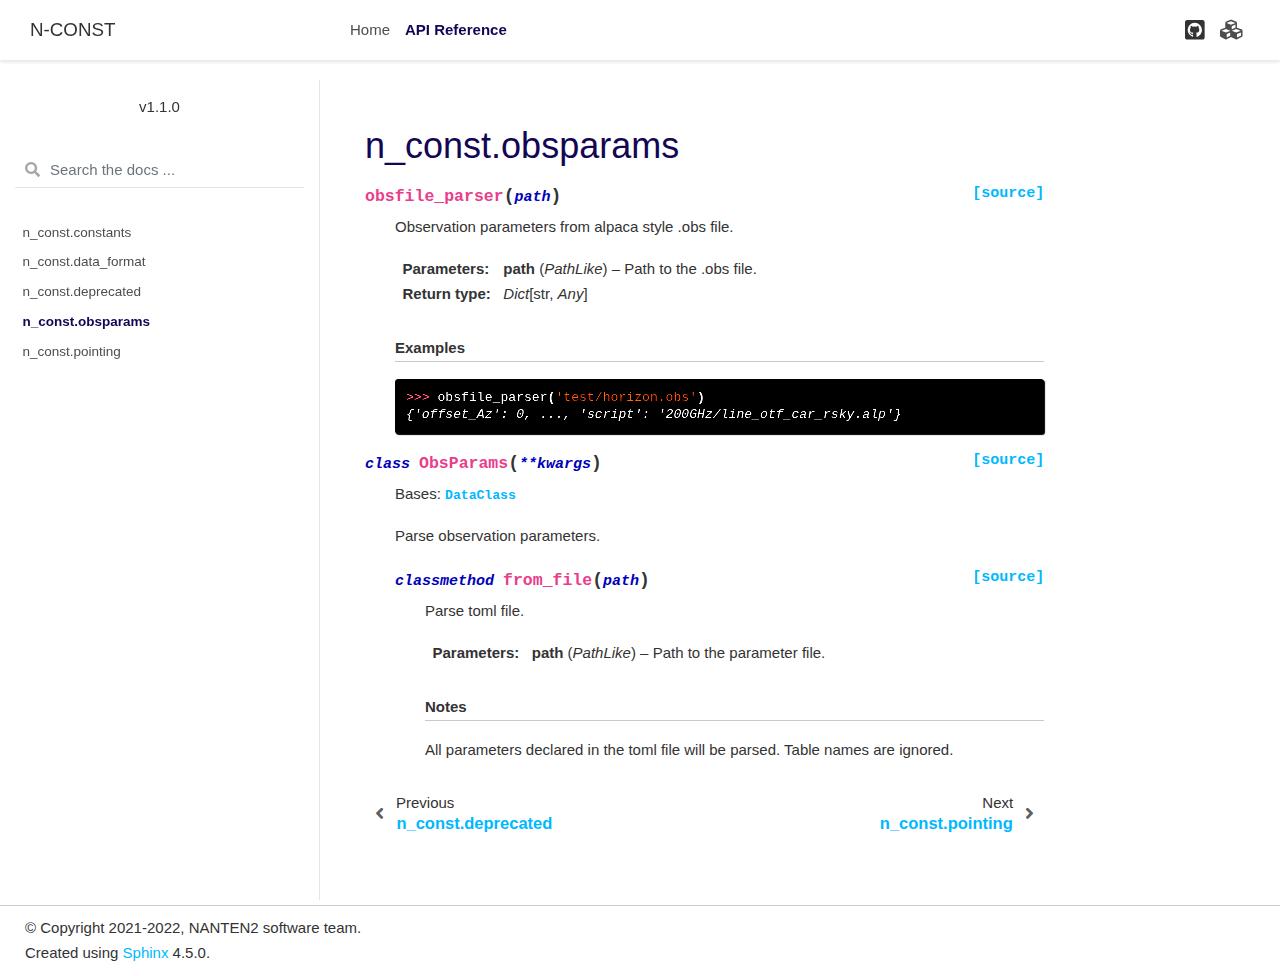
<file: _source/n_const.obsparams.html>
<!DOCTYPE html>

<html>
  <head>
    <meta charset="utf-8" />
    <meta name="viewport" content="width=device-width, initial-scale=1.0" /><meta name="generator" content="Docutils 0.17.1: http://docutils.sourceforge.net/" />

    <title>n_const.obsparams &#8212; N-CONST 1.1.0 documentation</title>
    
  <link href="../_static/css/theme.css" rel="stylesheet">
  <link href="../_static/css/index.ff1ffe594081f20da1ef19478df9384b.css" rel="stylesheet">

    
  <link rel="stylesheet"
    href="../_static/vendor/fontawesome/5.13.0/css/all.min.css">
  <link rel="preload" as="font" type="font/woff2" crossorigin
    href="../_static/vendor/fontawesome/5.13.0/webfonts/fa-solid-900.woff2">
  <link rel="preload" as="font" type="font/woff2" crossorigin
    href="../_static/vendor/fontawesome/5.13.0/webfonts/fa-brands-400.woff2">

    
      

    
    <link rel="stylesheet" type="text/css" href="../_static/pygments.css" />
    <link rel="stylesheet" type="text/css" href="../_static/css/blank.css" />
    <link rel="stylesheet" type="text/css" href="../_static/css/custom.css" />
    
  <link rel="preload" as="script" href="../_static/js/index.be7d3bbb2ef33a8344ce.js">

    <script data-url_root="../" id="documentation_options" src="../_static/documentation_options.js"></script>
    <script src="../_static/jquery.js"></script>
    <script src="../_static/underscore.js"></script>
    <script src="../_static/doctools.js"></script>
    <link rel="shortcut icon" href="https://avatars.githubusercontent.com/u/20414019?s=400&amp;u=0e47c7d5efc6cf27086c8cfcdb6fd5c757926043&amp;v=4"/>
    <link rel="index" title="Index" href="../genindex.html" />
    <link rel="search" title="Search" href="../search.html" />
    <link rel="next" title="n_const.pointing" href="n_const.pointing.html" />
    <link rel="prev" title="n_const.deprecated" href="n_const.deprecated.html" />
    <meta name="viewport" content="width=device-width, initial-scale=1" />
    <meta name="docsearch:language" content="None">
    

    <!-- Google Analytics -->
    
  </head>
  <body data-spy="scroll" data-target="#bd-toc-nav" data-offset="80">
    
    <div class="container-fluid" id="banner"></div>

    
    <nav class="navbar navbar-light navbar-expand-lg bg-light fixed-top bd-navbar" id="navbar-main"><div class="container-xl">

  <div id="navbar-start">
    
    
<a class="navbar-brand" href="../index.html">
<p class="title">N-CONST</p>
</a>

    
  </div>

  <button class="navbar-toggler" type="button" data-toggle="collapse" data-target="#navbar-collapsible" aria-controls="navbar-collapsible" aria-expanded="false" aria-label="Toggle navigation">
    <span class="navbar-toggler-icon"></span>
  </button>

  
  <div id="navbar-collapsible" class="col-lg-9 collapse navbar-collapse">
    <div id="navbar-center" class="mr-auto">
      
      <div class="navbar-center-item">
        <ul id="navbar-main-elements" class="navbar-nav">
    <li class="toctree-l1 nav-item">
 <a class="reference internal nav-link" href="../index.html">
  Home
 </a>
</li>

<li class="toctree-l1 current active nav-item">
 <a class="reference internal nav-link" href="n_const.html">
  API Reference
 </a>
</li>

    
</ul>
      </div>
      
    </div>

    <div id="navbar-end">
      
      <div class="navbar-end-item">
        <ul id="navbar-icon-links" class="navbar-nav" aria-label="Icon Links">
        <li class="nav-item">
          <a class="nav-link" href="https://github.com/nanten2/N-CONST" rel="noopener" target="_blank" title="GitHub">
            <span><i class="fab fa-github-square"></i></span>
            <label class="sr-only">GitHub</label>
          </a>
        </li>
        <li class="nav-item">
          <a class="nav-link" href="https://pypi.org/project/n-const/" rel="noopener" target="_blank" title="PyPI">
            <span><i class="fas fa-cubes"></i></span>
            <label class="sr-only">PyPI</label>
          </a>
        </li>
      </ul>
      </div>
      
    </div>
  </div>
</div>
    </nav>
    

    <div class="container-xl">
      <div class="row">
          
            
            <!-- Only show if we have sidebars configured, else just a small margin  -->
            <div class="col-12 col-md-3 bd-sidebar"><!DOCTYPE html>
<!-- This will display the version of the docs -->
<p style="text-align: center; font-family: Verdana, sans-serif;">v1.1.0</p><form class="bd-search d-flex align-items-center" action="../search.html" method="get">
  <i class="icon fas fa-search"></i>
  <input type="search" class="form-control" name="q" id="search-input" placeholder="Search the docs ..." aria-label="Search the docs ..." autocomplete="off" >
</form><nav class="bd-links" id="bd-docs-nav" aria-label="Main navigation">
  <div class="bd-toc-item active">
    <ul class="current nav bd-sidenav">
 <li class="toctree-l1">
  <a class="reference internal" href="n_const.constants.html">
   n_const.constants
  </a>
 </li>
 <li class="toctree-l1">
  <a class="reference internal" href="n_const.data_format.html">
   n_const.data_format
  </a>
 </li>
 <li class="toctree-l1">
  <a class="reference internal" href="n_const.deprecated.html">
   n_const.deprecated
  </a>
 </li>
 <li class="toctree-l1 current active">
  <a class="current reference internal" href="#">
   n_const.obsparams
  </a>
 </li>
 <li class="toctree-l1">
  <a class="reference internal" href="n_const.pointing.html">
   n_const.pointing
  </a>
 </li>
</ul>

  </div>
</nav>
            </div>
            
          

          
          <div class="d-none d-xl-block col-xl-2 bd-toc">
            
              
              <div class="toc-item">
                

<nav id="bd-toc-nav">
    
</nav>
              </div>
              
              <div class="toc-item">
                
              </div>
              
            
          </div>
          

          
          
            
          
          <main class="col-12 col-md-9 col-xl-7 py-md-5 pl-md-5 pr-md-4 bd-content" role="main">
              
              <div>
                
  <section id="module-n_const.obsparams">
<span id="n-const-obsparams"></span><h1>n_const.obsparams<a class="headerlink" href="#module-n_const.obsparams" title="Permalink to this headline">¶</a></h1>
<dl class="py function">
<dt class="sig sig-object py" id="n_const.obsparams.obsfile_parser">
<span class="sig-name descname"><span class="pre">obsfile_parser</span></span><span class="sig-paren">(</span><em class="sig-param"><span class="n"><span class="pre">path</span></span></em><span class="sig-paren">)</span><a class="reference internal" href="../_modules/n_const/obsparams.html#obsfile_parser"><span class="viewcode-link"><span class="pre">[source]</span></span></a><a class="headerlink" href="#n_const.obsparams.obsfile_parser" title="Permalink to this definition">¶</a></dt>
<dd><p>Observation parameters from alpaca style .obs file.</p>
<dl class="field-list simple">
<dt class="field-odd">Parameters</dt>
<dd class="field-odd"><p><strong>path</strong> (<em>PathLike</em>) – Path to the .obs file.</p>
</dd>
<dt class="field-even">Return type</dt>
<dd class="field-even"><p><em>Dict</em>[str, <em>Any</em>]</p>
</dd>
</dl>
<p class="rubric">Examples</p>
<div class="doctest highlight-default notranslate"><div class="highlight"><pre><span></span><span class="gp">&gt;&gt;&gt; </span><span class="n">obsfile_parser</span><span class="p">(</span><span class="s1">&#39;test/horizon.obs&#39;</span><span class="p">)</span>
<span class="go">{&#39;offset_Az&#39;: 0, ..., &#39;script&#39;: &#39;200GHz/line_otf_car_rsky.alp&#39;}</span>
</pre></div>
</div>
</dd></dl>

<dl class="py class">
<dt class="sig sig-object py" id="n_const.obsparams.ObsParams">
<em class="property"><span class="pre">class</span><span class="w"> </span></em><span class="sig-name descname"><span class="pre">ObsParams</span></span><span class="sig-paren">(</span><em class="sig-param"><span class="o"><span class="pre">**</span></span><span class="n"><span class="pre">kwargs</span></span></em><span class="sig-paren">)</span><a class="reference internal" href="../_modules/n_const/obsparams.html#ObsParams"><span class="viewcode-link"><span class="pre">[source]</span></span></a><a class="headerlink" href="#n_const.obsparams.ObsParams" title="Permalink to this definition">¶</a></dt>
<dd><p>Bases: <a class="reference internal" href="n_const.data_format.html#n_const.data_format.DataClass" title="n_const.data_format.DataClass"><code class="xref py py-class docutils literal notranslate"><span class="pre">DataClass</span></code></a></p>
<p>Parse observation parameters.</p>
<dl class="py method">
<dt class="sig sig-object py" id="n_const.obsparams.ObsParams.from_file">
<em class="property"><span class="pre">classmethod</span><span class="w"> </span></em><span class="sig-name descname"><span class="pre">from_file</span></span><span class="sig-paren">(</span><em class="sig-param"><span class="n"><span class="pre">path</span></span></em><span class="sig-paren">)</span><a class="reference internal" href="../_modules/n_const/obsparams.html#ObsParams.from_file"><span class="viewcode-link"><span class="pre">[source]</span></span></a><a class="headerlink" href="#n_const.obsparams.ObsParams.from_file" title="Permalink to this definition">¶</a></dt>
<dd><p>Parse toml file.</p>
<dl class="field-list simple">
<dt class="field-odd">Parameters</dt>
<dd class="field-odd"><p><strong>path</strong> (<em>PathLike</em>) – Path to the parameter file.</p>
</dd>
</dl>
<p class="rubric">Notes</p>
<p>All parameters declared in the toml file will be parsed. Table
names are ignored.</p>
</dd></dl>

</dd></dl>

</section>


              </div>
              
              
              <!-- Previous / next buttons -->
<div class='prev-next-area'> 
    <a class='left-prev' id="prev-link" href="n_const.deprecated.html" title="previous page">
        <i class="fas fa-angle-left"></i>
        <div class="prev-next-info">
            <p class="prev-next-subtitle">previous</p>
            <p class="prev-next-title">n_const.deprecated</p>
        </div>
    </a>
    <a class='right-next' id="next-link" href="n_const.pointing.html" title="next page">
    <div class="prev-next-info">
        <p class="prev-next-subtitle">next</p>
        <p class="prev-next-title">n_const.pointing</p>
    </div>
    <i class="fas fa-angle-right"></i>
    </a>
</div>
              
          </main>
          

      </div>
    </div>
  
  <script src="../_static/js/index.be7d3bbb2ef33a8344ce.js"></script>
<footer class="footer mt-5 mt-md-0">
  <div class="container">
    
    <div class="footer-item">
      <p class="copyright">
    &copy; Copyright 2021-2022, NANTEN2 software team.<br>
</p>
    </div>
    
    <div class="footer-item">
      <p class="sphinx-version">
Created using <a href="http://sphinx-doc.org/">Sphinx</a> 4.5.0.<br>
</p>
    </div>
    
  </div>
</footer>
  </body>
</html>
</file>
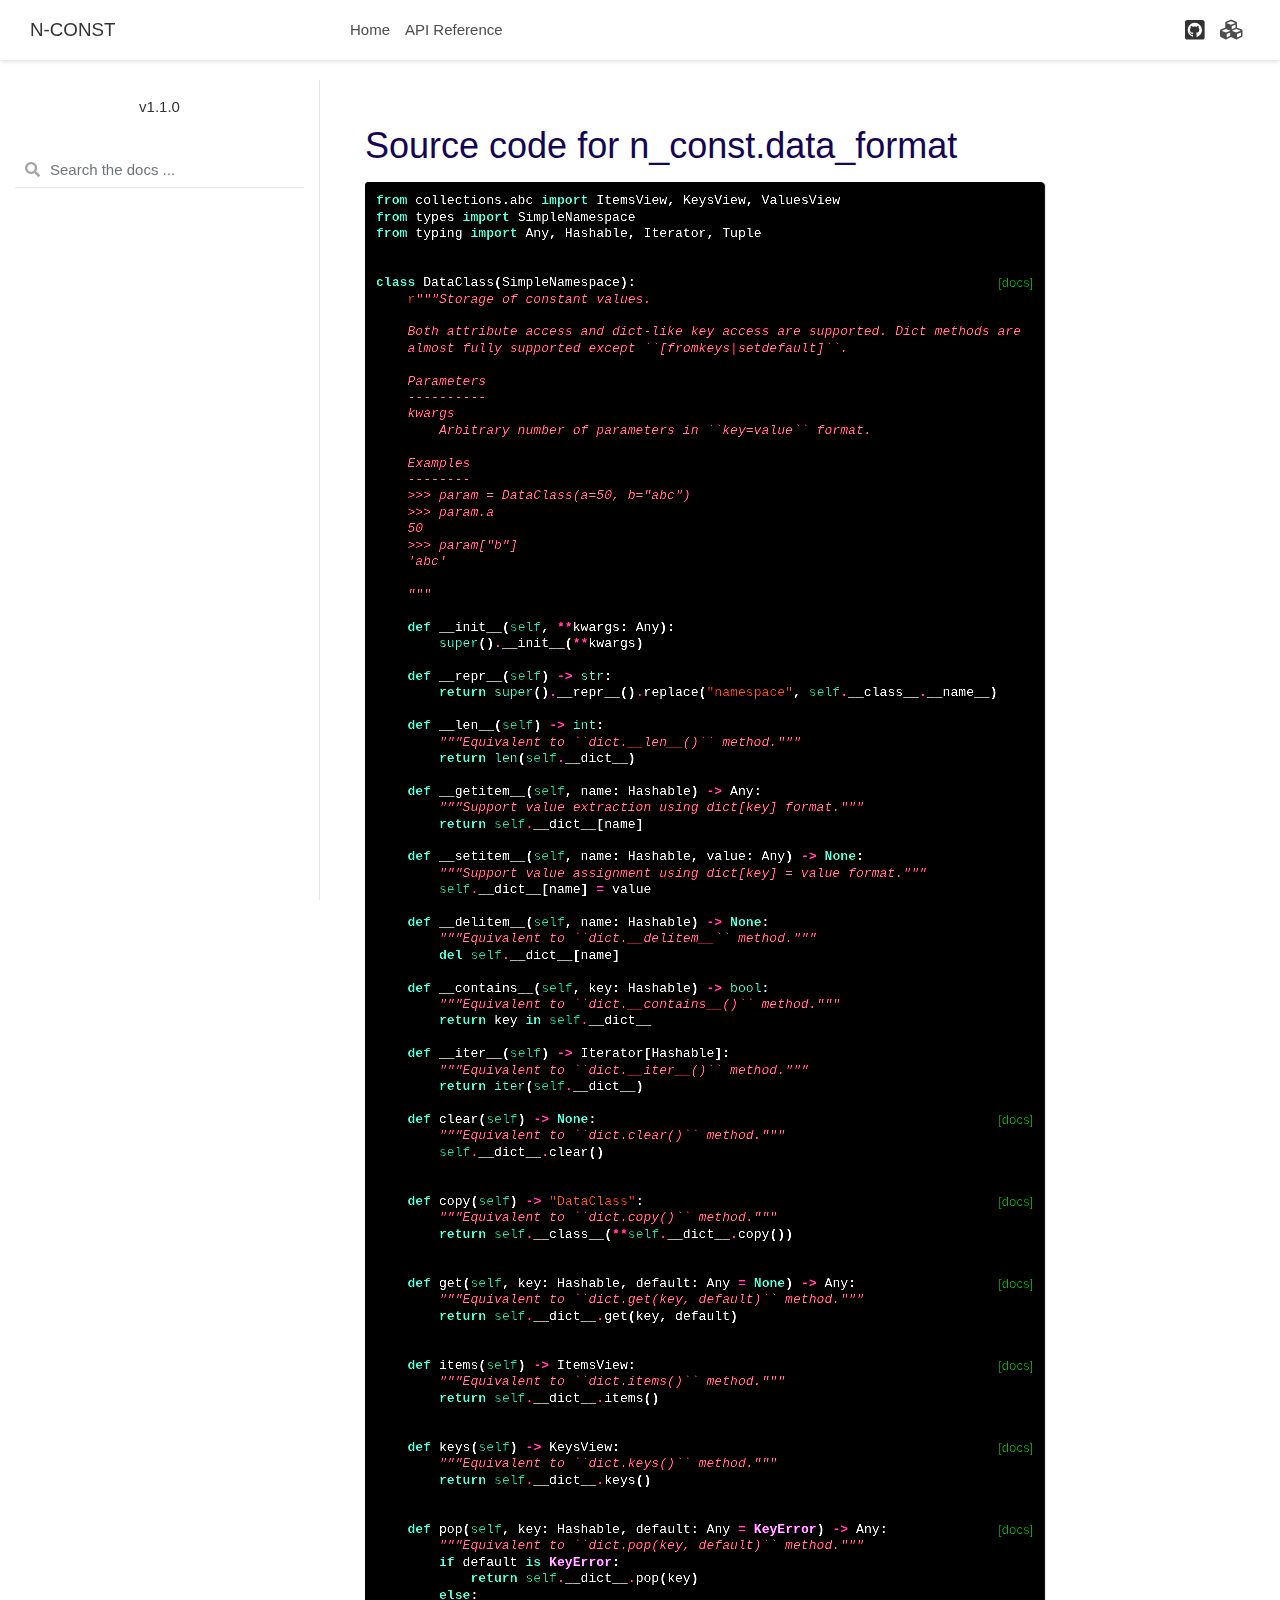
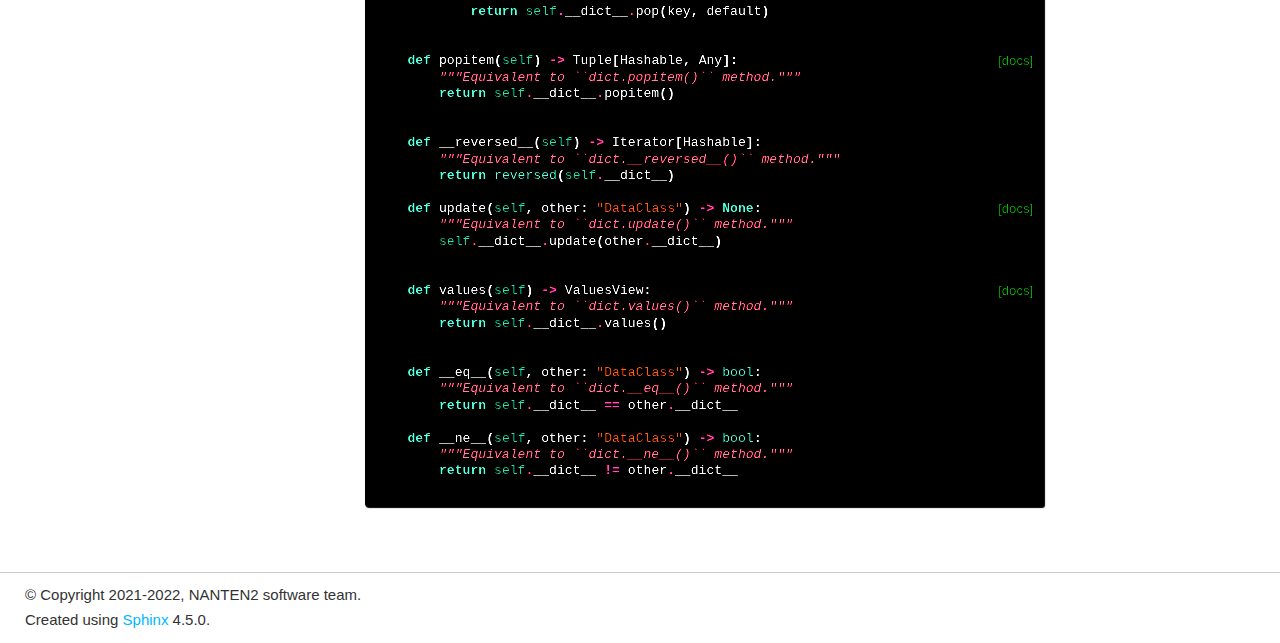
<file: _modules/n_const/data_format.html>
<!DOCTYPE html>

<html>
  <head>
    <meta charset="utf-8" />
    <meta name="viewport" content="width=device-width, initial-scale=1.0" />
    <title>n_const.data_format &#8212; N-CONST 1.1.0 documentation</title>
    
  <link href="../../_static/css/theme.css" rel="stylesheet">
  <link href="../../_static/css/index.ff1ffe594081f20da1ef19478df9384b.css" rel="stylesheet">

    
  <link rel="stylesheet"
    href="../../_static/vendor/fontawesome/5.13.0/css/all.min.css">
  <link rel="preload" as="font" type="font/woff2" crossorigin
    href="../../_static/vendor/fontawesome/5.13.0/webfonts/fa-solid-900.woff2">
  <link rel="preload" as="font" type="font/woff2" crossorigin
    href="../../_static/vendor/fontawesome/5.13.0/webfonts/fa-brands-400.woff2">

    
      

    
    <link rel="stylesheet" type="text/css" href="../../_static/pygments.css" />
    <link rel="stylesheet" type="text/css" href="../../_static/css/blank.css" />
    <link rel="stylesheet" type="text/css" href="../../_static/css/custom.css" />
    
  <link rel="preload" as="script" href="../../_static/js/index.be7d3bbb2ef33a8344ce.js">

    <script data-url_root="../../" id="documentation_options" src="../../_static/documentation_options.js"></script>
    <script src="../../_static/jquery.js"></script>
    <script src="../../_static/underscore.js"></script>
    <script src="../../_static/doctools.js"></script>
    <link rel="shortcut icon" href="https://avatars.githubusercontent.com/u/20414019?s=400&amp;u=0e47c7d5efc6cf27086c8cfcdb6fd5c757926043&amp;v=4"/>
    <link rel="index" title="Index" href="../../genindex.html" />
    <link rel="search" title="Search" href="../../search.html" />
    <meta name="viewport" content="width=device-width, initial-scale=1" />
    <meta name="docsearch:language" content="None">
    

    <!-- Google Analytics -->
    
  </head>
  <body data-spy="scroll" data-target="#bd-toc-nav" data-offset="80">
    
    <div class="container-fluid" id="banner"></div>

    
    <nav class="navbar navbar-light navbar-expand-lg bg-light fixed-top bd-navbar" id="navbar-main"><div class="container-xl">

  <div id="navbar-start">
    
    
<a class="navbar-brand" href="../../index.html">
<p class="title">N-CONST</p>
</a>

    
  </div>

  <button class="navbar-toggler" type="button" data-toggle="collapse" data-target="#navbar-collapsible" aria-controls="navbar-collapsible" aria-expanded="false" aria-label="Toggle navigation">
    <span class="navbar-toggler-icon"></span>
  </button>

  
  <div id="navbar-collapsible" class="col-lg-9 collapse navbar-collapse">
    <div id="navbar-center" class="mr-auto">
      
      <div class="navbar-center-item">
        <ul id="navbar-main-elements" class="navbar-nav">
    <li class="toctree-l1 nav-item">
 <a class="reference internal nav-link" href="../../index.html">
  Home
 </a>
</li>

<li class="toctree-l1 nav-item">
 <a class="reference internal nav-link" href="../../_source/n_const.html">
  API Reference
 </a>
</li>

    
</ul>
      </div>
      
    </div>

    <div id="navbar-end">
      
      <div class="navbar-end-item">
        <ul id="navbar-icon-links" class="navbar-nav" aria-label="Icon Links">
        <li class="nav-item">
          <a class="nav-link" href="https://github.com/nanten2/N-CONST" rel="noopener" target="_blank" title="GitHub">
            <span><i class="fab fa-github-square"></i></span>
            <label class="sr-only">GitHub</label>
          </a>
        </li>
        <li class="nav-item">
          <a class="nav-link" href="https://pypi.org/project/n-const/" rel="noopener" target="_blank" title="PyPI">
            <span><i class="fas fa-cubes"></i></span>
            <label class="sr-only">PyPI</label>
          </a>
        </li>
      </ul>
      </div>
      
    </div>
  </div>
</div>
    </nav>
    

    <div class="container-xl">
      <div class="row">
          
            
            <!-- Only show if we have sidebars configured, else just a small margin  -->
            <div class="col-12 col-md-3 bd-sidebar"><!DOCTYPE html>
<!-- This will display the version of the docs -->
<p style="text-align: center; font-family: Verdana, sans-serif;">v1.1.0</p><form class="bd-search d-flex align-items-center" action="../../search.html" method="get">
  <i class="icon fas fa-search"></i>
  <input type="search" class="form-control" name="q" id="search-input" placeholder="Search the docs ..." aria-label="Search the docs ..." autocomplete="off" >
</form><nav class="bd-links" id="bd-docs-nav" aria-label="Main navigation">
  <div class="bd-toc-item active">
    
  </div>
</nav>
            </div>
            
          

          
          <div class="d-none d-xl-block col-xl-2 bd-toc">
            
          </div>
          

          
          
            
          
          <main class="col-12 col-md-9 col-xl-7 py-md-5 pl-md-5 pr-md-4 bd-content" role="main">
              
              <div>
                
  <h1>Source code for n_const.data_format</h1><div class="highlight"><pre>
<span></span><span class="kn">from</span> <span class="nn">collections.abc</span> <span class="kn">import</span> <span class="n">ItemsView</span><span class="p">,</span> <span class="n">KeysView</span><span class="p">,</span> <span class="n">ValuesView</span>
<span class="kn">from</span> <span class="nn">types</span> <span class="kn">import</span> <span class="n">SimpleNamespace</span>
<span class="kn">from</span> <span class="nn">typing</span> <span class="kn">import</span> <span class="n">Any</span><span class="p">,</span> <span class="n">Hashable</span><span class="p">,</span> <span class="n">Iterator</span><span class="p">,</span> <span class="n">Tuple</span>


<div class="viewcode-block" id="DataClass"><a class="viewcode-back" href="../../_source/n_const.data_format.html#n_const.data_format.DataClass">[docs]</a><span class="k">class</span> <span class="nc">DataClass</span><span class="p">(</span><span class="n">SimpleNamespace</span><span class="p">):</span>
    <span class="sa">r</span><span class="sd">&quot;&quot;&quot;Storage of constant values.</span>

<span class="sd">    Both attribute access and dict-like key access are supported. Dict methods are</span>
<span class="sd">    almost fully supported except ``[fromkeys|setdefault]``.</span>

<span class="sd">    Parameters</span>
<span class="sd">    ----------</span>
<span class="sd">    kwargs</span>
<span class="sd">        Arbitrary number of parameters in ``key=value`` format.</span>

<span class="sd">    Examples</span>
<span class="sd">    --------</span>
<span class="sd">    &gt;&gt;&gt; param = DataClass(a=50, b=&quot;abc&quot;)</span>
<span class="sd">    &gt;&gt;&gt; param.a</span>
<span class="sd">    50</span>
<span class="sd">    &gt;&gt;&gt; param[&quot;b&quot;]</span>
<span class="sd">    &#39;abc&#39;</span>

<span class="sd">    &quot;&quot;&quot;</span>

    <span class="k">def</span> <span class="fm">__init__</span><span class="p">(</span><span class="bp">self</span><span class="p">,</span> <span class="o">**</span><span class="n">kwargs</span><span class="p">:</span> <span class="n">Any</span><span class="p">):</span>
        <span class="nb">super</span><span class="p">()</span><span class="o">.</span><span class="fm">__init__</span><span class="p">(</span><span class="o">**</span><span class="n">kwargs</span><span class="p">)</span>

    <span class="k">def</span> <span class="fm">__repr__</span><span class="p">(</span><span class="bp">self</span><span class="p">)</span> <span class="o">-&gt;</span> <span class="nb">str</span><span class="p">:</span>
        <span class="k">return</span> <span class="nb">super</span><span class="p">()</span><span class="o">.</span><span class="fm">__repr__</span><span class="p">()</span><span class="o">.</span><span class="n">replace</span><span class="p">(</span><span class="s2">&quot;namespace&quot;</span><span class="p">,</span> <span class="bp">self</span><span class="o">.</span><span class="vm">__class__</span><span class="o">.</span><span class="vm">__name__</span><span class="p">)</span>

    <span class="k">def</span> <span class="fm">__len__</span><span class="p">(</span><span class="bp">self</span><span class="p">)</span> <span class="o">-&gt;</span> <span class="nb">int</span><span class="p">:</span>
        <span class="sd">&quot;&quot;&quot;Equivalent to ``dict.__len__()`` method.&quot;&quot;&quot;</span>
        <span class="k">return</span> <span class="nb">len</span><span class="p">(</span><span class="bp">self</span><span class="o">.</span><span class="vm">__dict__</span><span class="p">)</span>

    <span class="k">def</span> <span class="fm">__getitem__</span><span class="p">(</span><span class="bp">self</span><span class="p">,</span> <span class="n">name</span><span class="p">:</span> <span class="n">Hashable</span><span class="p">)</span> <span class="o">-&gt;</span> <span class="n">Any</span><span class="p">:</span>
        <span class="sd">&quot;&quot;&quot;Support value extraction using dict[key] format.&quot;&quot;&quot;</span>
        <span class="k">return</span> <span class="bp">self</span><span class="o">.</span><span class="vm">__dict__</span><span class="p">[</span><span class="n">name</span><span class="p">]</span>

    <span class="k">def</span> <span class="fm">__setitem__</span><span class="p">(</span><span class="bp">self</span><span class="p">,</span> <span class="n">name</span><span class="p">:</span> <span class="n">Hashable</span><span class="p">,</span> <span class="n">value</span><span class="p">:</span> <span class="n">Any</span><span class="p">)</span> <span class="o">-&gt;</span> <span class="kc">None</span><span class="p">:</span>
        <span class="sd">&quot;&quot;&quot;Support value assignment using dict[key] = value format.&quot;&quot;&quot;</span>
        <span class="bp">self</span><span class="o">.</span><span class="vm">__dict__</span><span class="p">[</span><span class="n">name</span><span class="p">]</span> <span class="o">=</span> <span class="n">value</span>

    <span class="k">def</span> <span class="fm">__delitem__</span><span class="p">(</span><span class="bp">self</span><span class="p">,</span> <span class="n">name</span><span class="p">:</span> <span class="n">Hashable</span><span class="p">)</span> <span class="o">-&gt;</span> <span class="kc">None</span><span class="p">:</span>
        <span class="sd">&quot;&quot;&quot;Equivalent to ``dict.__delitem__`` method.&quot;&quot;&quot;</span>
        <span class="k">del</span> <span class="bp">self</span><span class="o">.</span><span class="vm">__dict__</span><span class="p">[</span><span class="n">name</span><span class="p">]</span>

    <span class="k">def</span> <span class="fm">__contains__</span><span class="p">(</span><span class="bp">self</span><span class="p">,</span> <span class="n">key</span><span class="p">:</span> <span class="n">Hashable</span><span class="p">)</span> <span class="o">-&gt;</span> <span class="nb">bool</span><span class="p">:</span>
        <span class="sd">&quot;&quot;&quot;Equivalent to ``dict.__contains__()`` method.&quot;&quot;&quot;</span>
        <span class="k">return</span> <span class="n">key</span> <span class="ow">in</span> <span class="bp">self</span><span class="o">.</span><span class="vm">__dict__</span>

    <span class="k">def</span> <span class="fm">__iter__</span><span class="p">(</span><span class="bp">self</span><span class="p">)</span> <span class="o">-&gt;</span> <span class="n">Iterator</span><span class="p">[</span><span class="n">Hashable</span><span class="p">]:</span>
        <span class="sd">&quot;&quot;&quot;Equivalent to ``dict.__iter__()`` method.&quot;&quot;&quot;</span>
        <span class="k">return</span> <span class="nb">iter</span><span class="p">(</span><span class="bp">self</span><span class="o">.</span><span class="vm">__dict__</span><span class="p">)</span>

<div class="viewcode-block" id="DataClass.clear"><a class="viewcode-back" href="../../_source/n_const.data_format.html#n_const.data_format.DataClass.clear">[docs]</a>    <span class="k">def</span> <span class="nf">clear</span><span class="p">(</span><span class="bp">self</span><span class="p">)</span> <span class="o">-&gt;</span> <span class="kc">None</span><span class="p">:</span>
        <span class="sd">&quot;&quot;&quot;Equivalent to ``dict.clear()`` method.&quot;&quot;&quot;</span>
        <span class="bp">self</span><span class="o">.</span><span class="vm">__dict__</span><span class="o">.</span><span class="n">clear</span><span class="p">()</span></div>

<div class="viewcode-block" id="DataClass.copy"><a class="viewcode-back" href="../../_source/n_const.data_format.html#n_const.data_format.DataClass.copy">[docs]</a>    <span class="k">def</span> <span class="nf">copy</span><span class="p">(</span><span class="bp">self</span><span class="p">)</span> <span class="o">-&gt;</span> <span class="s2">&quot;DataClass&quot;</span><span class="p">:</span>
        <span class="sd">&quot;&quot;&quot;Equivalent to ``dict.copy()`` method.&quot;&quot;&quot;</span>
        <span class="k">return</span> <span class="bp">self</span><span class="o">.</span><span class="vm">__class__</span><span class="p">(</span><span class="o">**</span><span class="bp">self</span><span class="o">.</span><span class="vm">__dict__</span><span class="o">.</span><span class="n">copy</span><span class="p">())</span></div>

<div class="viewcode-block" id="DataClass.get"><a class="viewcode-back" href="../../_source/n_const.data_format.html#n_const.data_format.DataClass.get">[docs]</a>    <span class="k">def</span> <span class="nf">get</span><span class="p">(</span><span class="bp">self</span><span class="p">,</span> <span class="n">key</span><span class="p">:</span> <span class="n">Hashable</span><span class="p">,</span> <span class="n">default</span><span class="p">:</span> <span class="n">Any</span> <span class="o">=</span> <span class="kc">None</span><span class="p">)</span> <span class="o">-&gt;</span> <span class="n">Any</span><span class="p">:</span>
        <span class="sd">&quot;&quot;&quot;Equivalent to ``dict.get(key, default)`` method.&quot;&quot;&quot;</span>
        <span class="k">return</span> <span class="bp">self</span><span class="o">.</span><span class="vm">__dict__</span><span class="o">.</span><span class="n">get</span><span class="p">(</span><span class="n">key</span><span class="p">,</span> <span class="n">default</span><span class="p">)</span></div>

<div class="viewcode-block" id="DataClass.items"><a class="viewcode-back" href="../../_source/n_const.data_format.html#n_const.data_format.DataClass.items">[docs]</a>    <span class="k">def</span> <span class="nf">items</span><span class="p">(</span><span class="bp">self</span><span class="p">)</span> <span class="o">-&gt;</span> <span class="n">ItemsView</span><span class="p">:</span>
        <span class="sd">&quot;&quot;&quot;Equivalent to ``dict.items()`` method.&quot;&quot;&quot;</span>
        <span class="k">return</span> <span class="bp">self</span><span class="o">.</span><span class="vm">__dict__</span><span class="o">.</span><span class="n">items</span><span class="p">()</span></div>

<div class="viewcode-block" id="DataClass.keys"><a class="viewcode-back" href="../../_source/n_const.data_format.html#n_const.data_format.DataClass.keys">[docs]</a>    <span class="k">def</span> <span class="nf">keys</span><span class="p">(</span><span class="bp">self</span><span class="p">)</span> <span class="o">-&gt;</span> <span class="n">KeysView</span><span class="p">:</span>
        <span class="sd">&quot;&quot;&quot;Equivalent to ``dict.keys()`` method.&quot;&quot;&quot;</span>
        <span class="k">return</span> <span class="bp">self</span><span class="o">.</span><span class="vm">__dict__</span><span class="o">.</span><span class="n">keys</span><span class="p">()</span></div>

<div class="viewcode-block" id="DataClass.pop"><a class="viewcode-back" href="../../_source/n_const.data_format.html#n_const.data_format.DataClass.pop">[docs]</a>    <span class="k">def</span> <span class="nf">pop</span><span class="p">(</span><span class="bp">self</span><span class="p">,</span> <span class="n">key</span><span class="p">:</span> <span class="n">Hashable</span><span class="p">,</span> <span class="n">default</span><span class="p">:</span> <span class="n">Any</span> <span class="o">=</span> <span class="ne">KeyError</span><span class="p">)</span> <span class="o">-&gt;</span> <span class="n">Any</span><span class="p">:</span>
        <span class="sd">&quot;&quot;&quot;Equivalent to ``dict.pop(key, default)`` method.&quot;&quot;&quot;</span>
        <span class="k">if</span> <span class="n">default</span> <span class="ow">is</span> <span class="ne">KeyError</span><span class="p">:</span>
            <span class="k">return</span> <span class="bp">self</span><span class="o">.</span><span class="vm">__dict__</span><span class="o">.</span><span class="n">pop</span><span class="p">(</span><span class="n">key</span><span class="p">)</span>
        <span class="k">else</span><span class="p">:</span>
            <span class="k">return</span> <span class="bp">self</span><span class="o">.</span><span class="vm">__dict__</span><span class="o">.</span><span class="n">pop</span><span class="p">(</span><span class="n">key</span><span class="p">,</span> <span class="n">default</span><span class="p">)</span></div>

<div class="viewcode-block" id="DataClass.popitem"><a class="viewcode-back" href="../../_source/n_const.data_format.html#n_const.data_format.DataClass.popitem">[docs]</a>    <span class="k">def</span> <span class="nf">popitem</span><span class="p">(</span><span class="bp">self</span><span class="p">)</span> <span class="o">-&gt;</span> <span class="n">Tuple</span><span class="p">[</span><span class="n">Hashable</span><span class="p">,</span> <span class="n">Any</span><span class="p">]:</span>
        <span class="sd">&quot;&quot;&quot;Equivalent to ``dict.popitem()`` method.&quot;&quot;&quot;</span>
        <span class="k">return</span> <span class="bp">self</span><span class="o">.</span><span class="vm">__dict__</span><span class="o">.</span><span class="n">popitem</span><span class="p">()</span></div>

    <span class="k">def</span> <span class="fm">__reversed__</span><span class="p">(</span><span class="bp">self</span><span class="p">)</span> <span class="o">-&gt;</span> <span class="n">Iterator</span><span class="p">[</span><span class="n">Hashable</span><span class="p">]:</span>
        <span class="sd">&quot;&quot;&quot;Equivalent to ``dict.__reversed__()`` method.&quot;&quot;&quot;</span>
        <span class="k">return</span> <span class="nb">reversed</span><span class="p">(</span><span class="bp">self</span><span class="o">.</span><span class="vm">__dict__</span><span class="p">)</span>

<div class="viewcode-block" id="DataClass.update"><a class="viewcode-back" href="../../_source/n_const.data_format.html#n_const.data_format.DataClass.update">[docs]</a>    <span class="k">def</span> <span class="nf">update</span><span class="p">(</span><span class="bp">self</span><span class="p">,</span> <span class="n">other</span><span class="p">:</span> <span class="s2">&quot;DataClass&quot;</span><span class="p">)</span> <span class="o">-&gt;</span> <span class="kc">None</span><span class="p">:</span>
        <span class="sd">&quot;&quot;&quot;Equivalent to ``dict.update()`` method.&quot;&quot;&quot;</span>
        <span class="bp">self</span><span class="o">.</span><span class="vm">__dict__</span><span class="o">.</span><span class="n">update</span><span class="p">(</span><span class="n">other</span><span class="o">.</span><span class="vm">__dict__</span><span class="p">)</span></div>

<div class="viewcode-block" id="DataClass.values"><a class="viewcode-back" href="../../_source/n_const.data_format.html#n_const.data_format.DataClass.values">[docs]</a>    <span class="k">def</span> <span class="nf">values</span><span class="p">(</span><span class="bp">self</span><span class="p">)</span> <span class="o">-&gt;</span> <span class="n">ValuesView</span><span class="p">:</span>
        <span class="sd">&quot;&quot;&quot;Equivalent to ``dict.values()`` method.&quot;&quot;&quot;</span>
        <span class="k">return</span> <span class="bp">self</span><span class="o">.</span><span class="vm">__dict__</span><span class="o">.</span><span class="n">values</span><span class="p">()</span></div>

    <span class="k">def</span> <span class="fm">__eq__</span><span class="p">(</span><span class="bp">self</span><span class="p">,</span> <span class="n">other</span><span class="p">:</span> <span class="s2">&quot;DataClass&quot;</span><span class="p">)</span> <span class="o">-&gt;</span> <span class="nb">bool</span><span class="p">:</span>
        <span class="sd">&quot;&quot;&quot;Equivalent to ``dict.__eq__()`` method.&quot;&quot;&quot;</span>
        <span class="k">return</span> <span class="bp">self</span><span class="o">.</span><span class="vm">__dict__</span> <span class="o">==</span> <span class="n">other</span><span class="o">.</span><span class="vm">__dict__</span>

    <span class="k">def</span> <span class="fm">__ne__</span><span class="p">(</span><span class="bp">self</span><span class="p">,</span> <span class="n">other</span><span class="p">:</span> <span class="s2">&quot;DataClass&quot;</span><span class="p">)</span> <span class="o">-&gt;</span> <span class="nb">bool</span><span class="p">:</span>
        <span class="sd">&quot;&quot;&quot;Equivalent to ``dict.__ne__()`` method.&quot;&quot;&quot;</span>
        <span class="k">return</span> <span class="bp">self</span><span class="o">.</span><span class="vm">__dict__</span> <span class="o">!=</span> <span class="n">other</span><span class="o">.</span><span class="vm">__dict__</span></div>
</pre></div>

              </div>
              
              
              <!-- Previous / next buttons -->
<div class='prev-next-area'>
</div>
              
          </main>
          

      </div>
    </div>
  
  <script src="../../_static/js/index.be7d3bbb2ef33a8344ce.js"></script>
<footer class="footer mt-5 mt-md-0">
  <div class="container">
    
    <div class="footer-item">
      <p class="copyright">
    &copy; Copyright 2021-2022, NANTEN2 software team.<br>
</p>
    </div>
    
    <div class="footer-item">
      <p class="sphinx-version">
Created using <a href="http://sphinx-doc.org/">Sphinx</a> 4.5.0.<br>
</p>
    </div>
    
  </div>
</footer>
  </body>
</html>
</file>
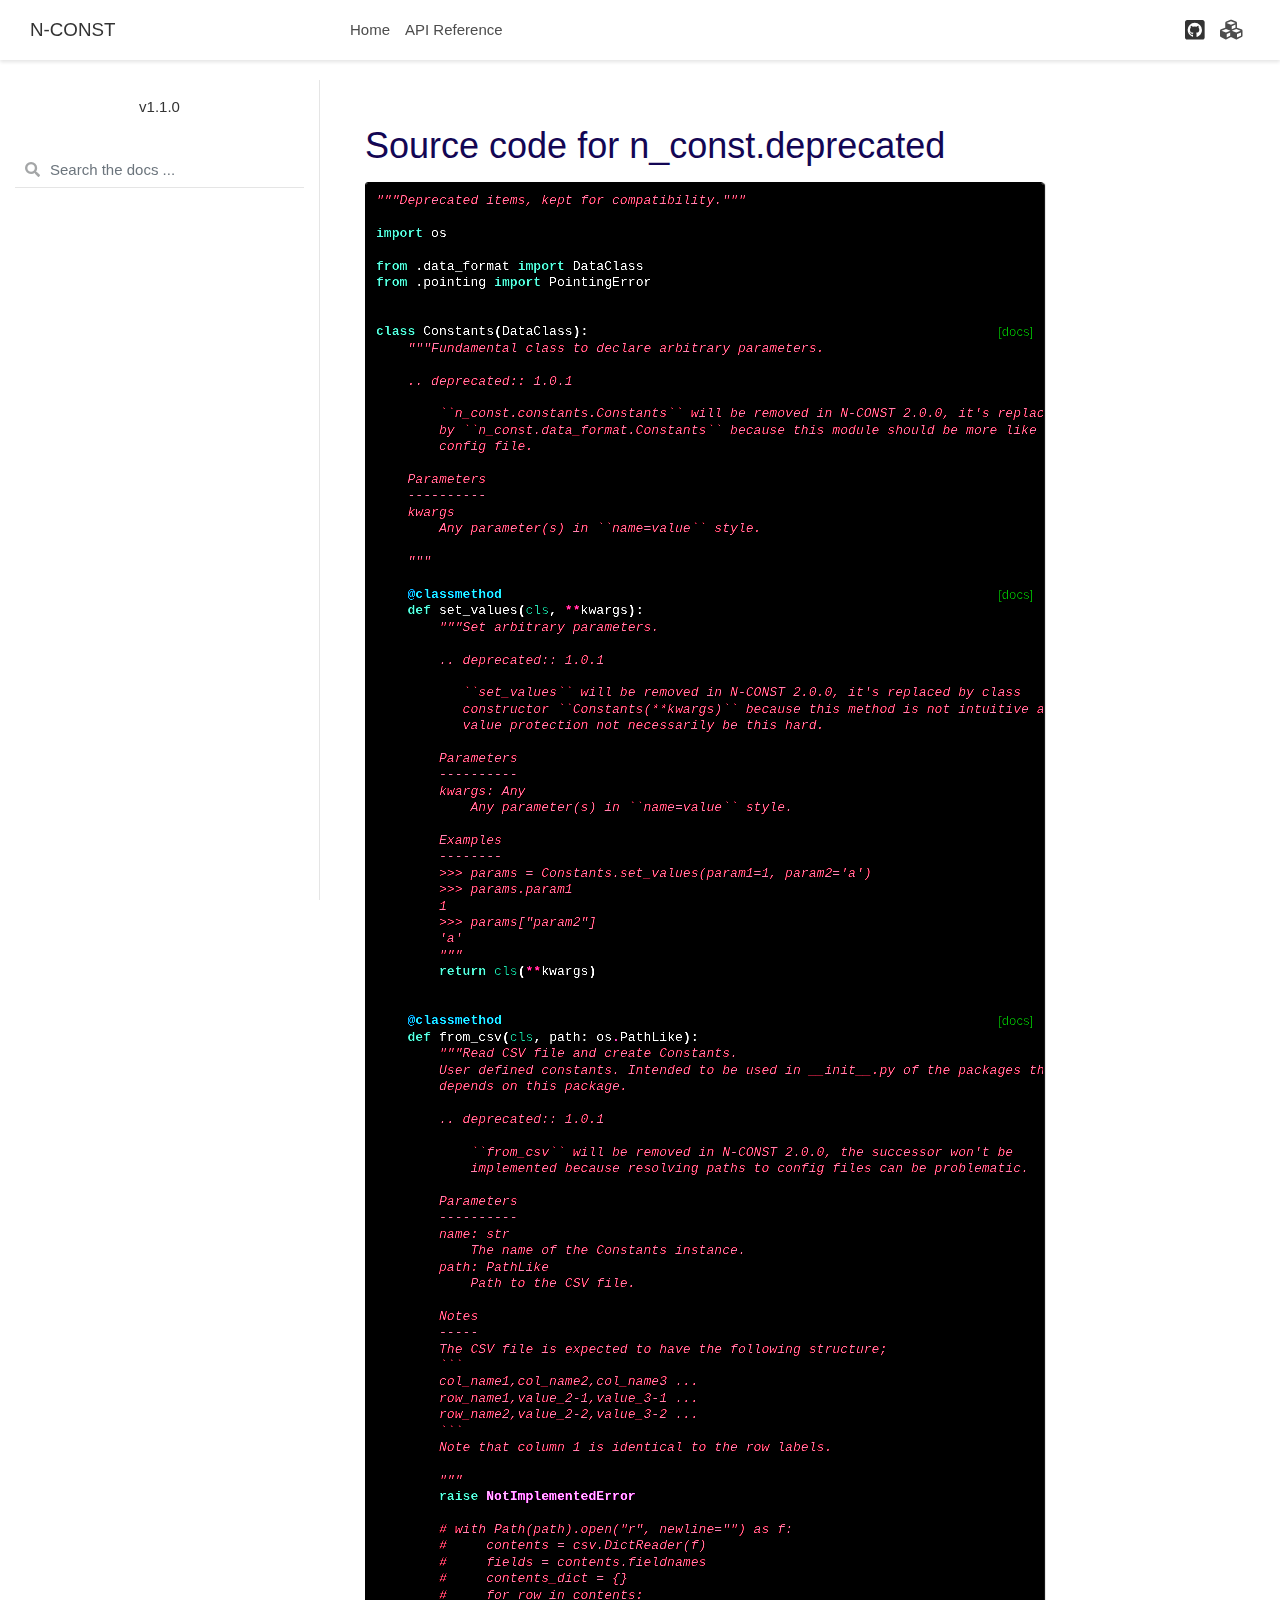
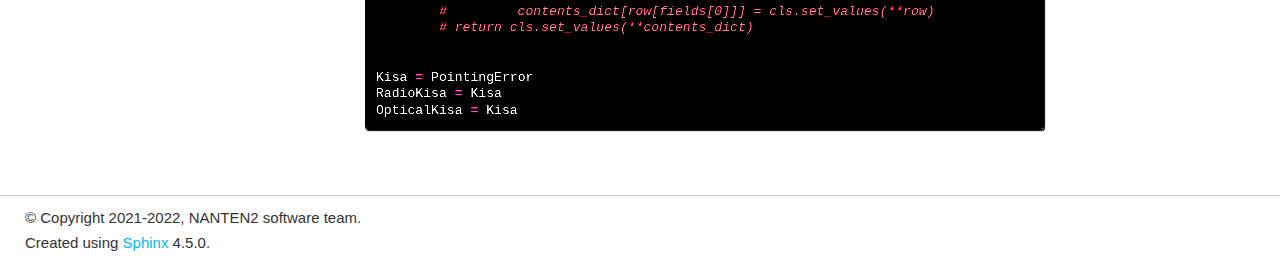
<file: _modules/n_const/deprecated.html>
<!DOCTYPE html>

<html>
  <head>
    <meta charset="utf-8" />
    <meta name="viewport" content="width=device-width, initial-scale=1.0" />
    <title>n_const.deprecated &#8212; N-CONST 1.1.0 documentation</title>
    
  <link href="../../_static/css/theme.css" rel="stylesheet">
  <link href="../../_static/css/index.ff1ffe594081f20da1ef19478df9384b.css" rel="stylesheet">

    
  <link rel="stylesheet"
    href="../../_static/vendor/fontawesome/5.13.0/css/all.min.css">
  <link rel="preload" as="font" type="font/woff2" crossorigin
    href="../../_static/vendor/fontawesome/5.13.0/webfonts/fa-solid-900.woff2">
  <link rel="preload" as="font" type="font/woff2" crossorigin
    href="../../_static/vendor/fontawesome/5.13.0/webfonts/fa-brands-400.woff2">

    
      

    
    <link rel="stylesheet" type="text/css" href="../../_static/pygments.css" />
    <link rel="stylesheet" type="text/css" href="../../_static/css/blank.css" />
    <link rel="stylesheet" type="text/css" href="../../_static/css/custom.css" />
    
  <link rel="preload" as="script" href="../../_static/js/index.be7d3bbb2ef33a8344ce.js">

    <script data-url_root="../../" id="documentation_options" src="../../_static/documentation_options.js"></script>
    <script src="../../_static/jquery.js"></script>
    <script src="../../_static/underscore.js"></script>
    <script src="../../_static/doctools.js"></script>
    <link rel="shortcut icon" href="https://avatars.githubusercontent.com/u/20414019?s=400&amp;u=0e47c7d5efc6cf27086c8cfcdb6fd5c757926043&amp;v=4"/>
    <link rel="index" title="Index" href="../../genindex.html" />
    <link rel="search" title="Search" href="../../search.html" />
    <meta name="viewport" content="width=device-width, initial-scale=1" />
    <meta name="docsearch:language" content="None">
    

    <!-- Google Analytics -->
    
  </head>
  <body data-spy="scroll" data-target="#bd-toc-nav" data-offset="80">
    
    <div class="container-fluid" id="banner"></div>

    
    <nav class="navbar navbar-light navbar-expand-lg bg-light fixed-top bd-navbar" id="navbar-main"><div class="container-xl">

  <div id="navbar-start">
    
    
<a class="navbar-brand" href="../../index.html">
<p class="title">N-CONST</p>
</a>

    
  </div>

  <button class="navbar-toggler" type="button" data-toggle="collapse" data-target="#navbar-collapsible" aria-controls="navbar-collapsible" aria-expanded="false" aria-label="Toggle navigation">
    <span class="navbar-toggler-icon"></span>
  </button>

  
  <div id="navbar-collapsible" class="col-lg-9 collapse navbar-collapse">
    <div id="navbar-center" class="mr-auto">
      
      <div class="navbar-center-item">
        <ul id="navbar-main-elements" class="navbar-nav">
    <li class="toctree-l1 nav-item">
 <a class="reference internal nav-link" href="../../index.html">
  Home
 </a>
</li>

<li class="toctree-l1 nav-item">
 <a class="reference internal nav-link" href="../../_source/n_const.html">
  API Reference
 </a>
</li>

    
</ul>
      </div>
      
    </div>

    <div id="navbar-end">
      
      <div class="navbar-end-item">
        <ul id="navbar-icon-links" class="navbar-nav" aria-label="Icon Links">
        <li class="nav-item">
          <a class="nav-link" href="https://github.com/nanten2/N-CONST" rel="noopener" target="_blank" title="GitHub">
            <span><i class="fab fa-github-square"></i></span>
            <label class="sr-only">GitHub</label>
          </a>
        </li>
        <li class="nav-item">
          <a class="nav-link" href="https://pypi.org/project/n-const/" rel="noopener" target="_blank" title="PyPI">
            <span><i class="fas fa-cubes"></i></span>
            <label class="sr-only">PyPI</label>
          </a>
        </li>
      </ul>
      </div>
      
    </div>
  </div>
</div>
    </nav>
    

    <div class="container-xl">
      <div class="row">
          
            
            <!-- Only show if we have sidebars configured, else just a small margin  -->
            <div class="col-12 col-md-3 bd-sidebar"><!DOCTYPE html>
<!-- This will display the version of the docs -->
<p style="text-align: center; font-family: Verdana, sans-serif;">v1.1.0</p><form class="bd-search d-flex align-items-center" action="../../search.html" method="get">
  <i class="icon fas fa-search"></i>
  <input type="search" class="form-control" name="q" id="search-input" placeholder="Search the docs ..." aria-label="Search the docs ..." autocomplete="off" >
</form><nav class="bd-links" id="bd-docs-nav" aria-label="Main navigation">
  <div class="bd-toc-item active">
    
  </div>
</nav>
            </div>
            
          

          
          <div class="d-none d-xl-block col-xl-2 bd-toc">
            
          </div>
          

          
          
            
          
          <main class="col-12 col-md-9 col-xl-7 py-md-5 pl-md-5 pr-md-4 bd-content" role="main">
              
              <div>
                
  <h1>Source code for n_const.deprecated</h1><div class="highlight"><pre>
<span></span><span class="sd">&quot;&quot;&quot;Deprecated items, kept for compatibility.&quot;&quot;&quot;</span>

<span class="kn">import</span> <span class="nn">os</span>

<span class="kn">from</span> <span class="nn">.data_format</span> <span class="kn">import</span> <span class="n">DataClass</span>
<span class="kn">from</span> <span class="nn">.pointing</span> <span class="kn">import</span> <span class="n">PointingError</span>


<div class="viewcode-block" id="Constants"><a class="viewcode-back" href="../../_source/n_const.deprecated.html#n_const.deprecated.Constants">[docs]</a><span class="k">class</span> <span class="nc">Constants</span><span class="p">(</span><span class="n">DataClass</span><span class="p">):</span>
    <span class="sd">&quot;&quot;&quot;Fundamental class to declare arbitrary parameters.</span>

<span class="sd">    .. deprecated:: 1.0.1</span>

<span class="sd">        ``n_const.constants.Constants`` will be removed in N-CONST 2.0.0, it&#39;s replaced</span>
<span class="sd">        by ``n_const.data_format.Constants`` because this module should be more like</span>
<span class="sd">        config file.</span>

<span class="sd">    Parameters</span>
<span class="sd">    ----------</span>
<span class="sd">    kwargs</span>
<span class="sd">        Any parameter(s) in ``name=value`` style.</span>

<span class="sd">    &quot;&quot;&quot;</span>

<div class="viewcode-block" id="Constants.set_values"><a class="viewcode-back" href="../../_source/n_const.deprecated.html#n_const.deprecated.Constants.set_values">[docs]</a>    <span class="nd">@classmethod</span>
    <span class="k">def</span> <span class="nf">set_values</span><span class="p">(</span><span class="bp">cls</span><span class="p">,</span> <span class="o">**</span><span class="n">kwargs</span><span class="p">):</span>
        <span class="sd">&quot;&quot;&quot;Set arbitrary parameters.</span>

<span class="sd">        .. deprecated:: 1.0.1</span>

<span class="sd">           ``set_values`` will be removed in N-CONST 2.0.0, it&#39;s replaced by class</span>
<span class="sd">           constructor ``Constants(**kwargs)`` because this method is not intuitive and</span>
<span class="sd">           value protection not necessarily be this hard.</span>

<span class="sd">        Parameters</span>
<span class="sd">        ----------</span>
<span class="sd">        kwargs: Any</span>
<span class="sd">            Any parameter(s) in ``name=value`` style.</span>

<span class="sd">        Examples</span>
<span class="sd">        --------</span>
<span class="sd">        &gt;&gt;&gt; params = Constants.set_values(param1=1, param2=&#39;a&#39;)</span>
<span class="sd">        &gt;&gt;&gt; params.param1</span>
<span class="sd">        1</span>
<span class="sd">        &gt;&gt;&gt; params[&quot;param2&quot;]</span>
<span class="sd">        &#39;a&#39;</span>
<span class="sd">        &quot;&quot;&quot;</span>
        <span class="k">return</span> <span class="bp">cls</span><span class="p">(</span><span class="o">**</span><span class="n">kwargs</span><span class="p">)</span></div>

<div class="viewcode-block" id="Constants.from_csv"><a class="viewcode-back" href="../../_source/n_const.deprecated.html#n_const.deprecated.Constants.from_csv">[docs]</a>    <span class="nd">@classmethod</span>
    <span class="k">def</span> <span class="nf">from_csv</span><span class="p">(</span><span class="bp">cls</span><span class="p">,</span> <span class="n">path</span><span class="p">:</span> <span class="n">os</span><span class="o">.</span><span class="n">PathLike</span><span class="p">):</span>
        <span class="sd">&quot;&quot;&quot;Read CSV file and create Constants.</span>
<span class="sd">        User defined constants. Intended to be used in __init__.py of the packages that</span>
<span class="sd">        depends on this package.</span>

<span class="sd">        .. deprecated:: 1.0.1</span>

<span class="sd">            ``from_csv`` will be removed in N-CONST 2.0.0, the successor won&#39;t be</span>
<span class="sd">            implemented because resolving paths to config files can be problematic.</span>

<span class="sd">        Parameters</span>
<span class="sd">        ----------</span>
<span class="sd">        name: str</span>
<span class="sd">            The name of the Constants instance.</span>
<span class="sd">        path: PathLike</span>
<span class="sd">            Path to the CSV file.</span>

<span class="sd">        Notes</span>
<span class="sd">        -----</span>
<span class="sd">        The CSV file is expected to have the following structure;</span>
<span class="sd">        ```</span>
<span class="sd">        col_name1,col_name2,col_name3 ...</span>
<span class="sd">        row_name1,value_2-1,value_3-1 ...</span>
<span class="sd">        row_name2,value_2-2,value_3-2 ...</span>
<span class="sd">        ```</span>
<span class="sd">        Note that column 1 is identical to the row labels.</span>

<span class="sd">        &quot;&quot;&quot;</span>
        <span class="k">raise</span> <span class="ne">NotImplementedError</span></div></div>
        <span class="c1"># with Path(path).open(&quot;r&quot;, newline=&quot;&quot;) as f:</span>
        <span class="c1">#     contents = csv.DictReader(f)</span>
        <span class="c1">#     fields = contents.fieldnames</span>
        <span class="c1">#     contents_dict = {}</span>
        <span class="c1">#     for row in contents:</span>
        <span class="c1">#         contents_dict[row[fields[0]]] = cls.set_values(**row)</span>
        <span class="c1"># return cls.set_values(**contents_dict)</span>


<span class="n">Kisa</span> <span class="o">=</span> <span class="n">PointingError</span>
<span class="n">RadioKisa</span> <span class="o">=</span> <span class="n">Kisa</span>
<span class="n">OpticalKisa</span> <span class="o">=</span> <span class="n">Kisa</span>
</pre></div>

              </div>
              
              
              <!-- Previous / next buttons -->
<div class='prev-next-area'>
</div>
              
          </main>
          

      </div>
    </div>
  
  <script src="../../_static/js/index.be7d3bbb2ef33a8344ce.js"></script>
<footer class="footer mt-5 mt-md-0">
  <div class="container">
    
    <div class="footer-item">
      <p class="copyright">
    &copy; Copyright 2021-2022, NANTEN2 software team.<br>
</p>
    </div>
    
    <div class="footer-item">
      <p class="sphinx-version">
Created using <a href="http://sphinx-doc.org/">Sphinx</a> 4.5.0.<br>
</p>
    </div>
    
  </div>
</footer>
  </body>
</html>
</file>
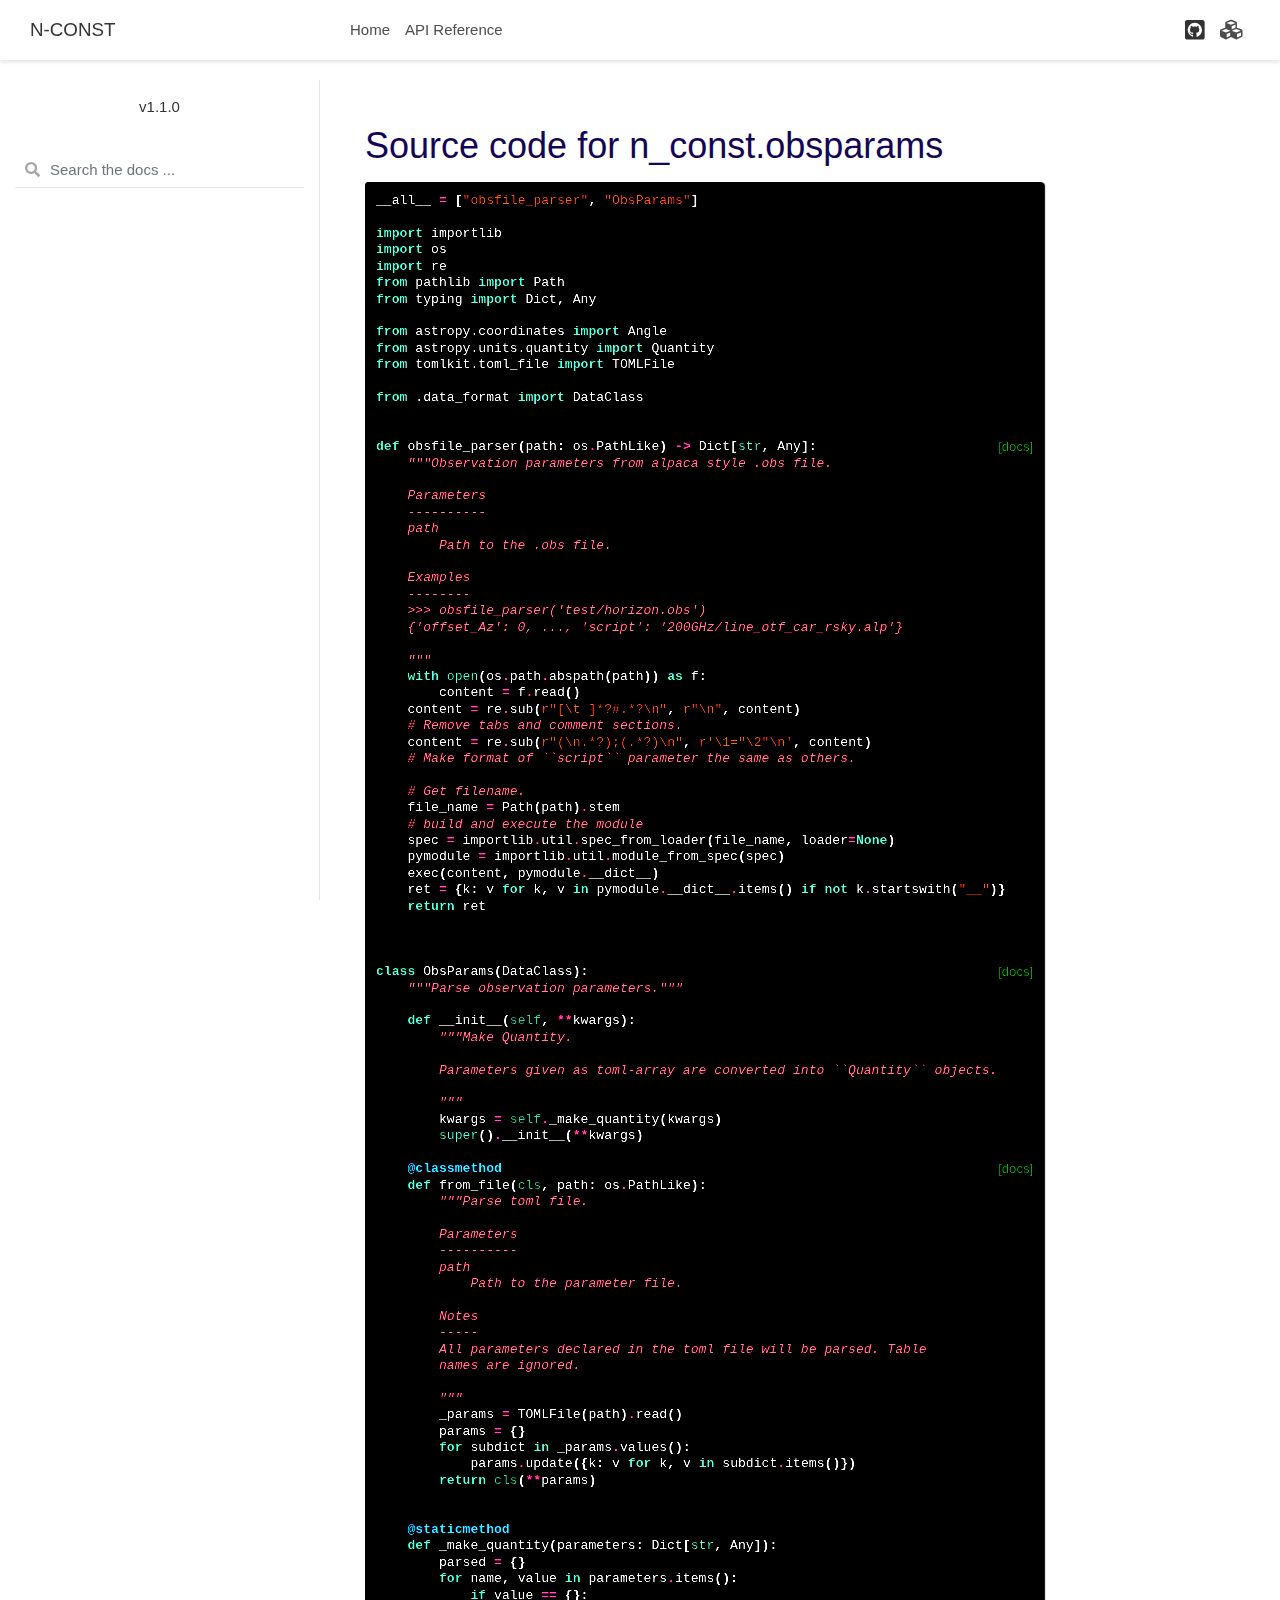
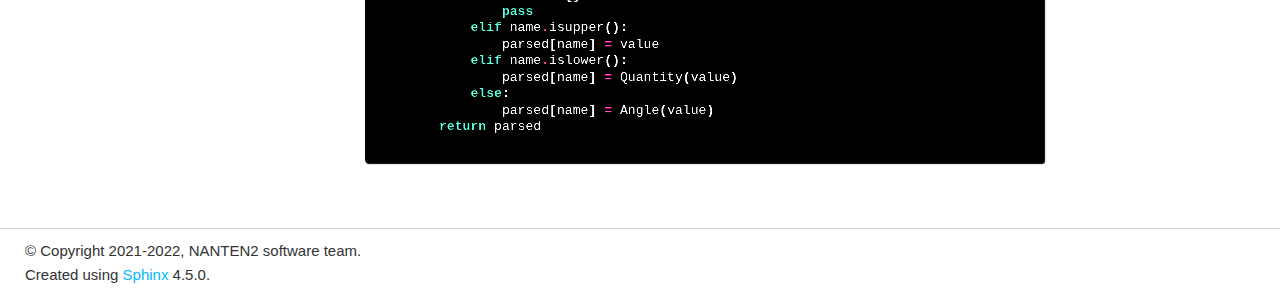
<file: _modules/n_const/obsparams.html>
<!DOCTYPE html>

<html>
  <head>
    <meta charset="utf-8" />
    <meta name="viewport" content="width=device-width, initial-scale=1.0" />
    <title>n_const.obsparams &#8212; N-CONST 1.1.0 documentation</title>
    
  <link href="../../_static/css/theme.css" rel="stylesheet">
  <link href="../../_static/css/index.ff1ffe594081f20da1ef19478df9384b.css" rel="stylesheet">

    
  <link rel="stylesheet"
    href="../../_static/vendor/fontawesome/5.13.0/css/all.min.css">
  <link rel="preload" as="font" type="font/woff2" crossorigin
    href="../../_static/vendor/fontawesome/5.13.0/webfonts/fa-solid-900.woff2">
  <link rel="preload" as="font" type="font/woff2" crossorigin
    href="../../_static/vendor/fontawesome/5.13.0/webfonts/fa-brands-400.woff2">

    
      

    
    <link rel="stylesheet" type="text/css" href="../../_static/pygments.css" />
    <link rel="stylesheet" type="text/css" href="../../_static/css/blank.css" />
    <link rel="stylesheet" type="text/css" href="../../_static/css/custom.css" />
    
  <link rel="preload" as="script" href="../../_static/js/index.be7d3bbb2ef33a8344ce.js">

    <script data-url_root="../../" id="documentation_options" src="../../_static/documentation_options.js"></script>
    <script src="../../_static/jquery.js"></script>
    <script src="../../_static/underscore.js"></script>
    <script src="../../_static/doctools.js"></script>
    <link rel="shortcut icon" href="https://avatars.githubusercontent.com/u/20414019?s=400&amp;u=0e47c7d5efc6cf27086c8cfcdb6fd5c757926043&amp;v=4"/>
    <link rel="index" title="Index" href="../../genindex.html" />
    <link rel="search" title="Search" href="../../search.html" />
    <meta name="viewport" content="width=device-width, initial-scale=1" />
    <meta name="docsearch:language" content="None">
    

    <!-- Google Analytics -->
    
  </head>
  <body data-spy="scroll" data-target="#bd-toc-nav" data-offset="80">
    
    <div class="container-fluid" id="banner"></div>

    
    <nav class="navbar navbar-light navbar-expand-lg bg-light fixed-top bd-navbar" id="navbar-main"><div class="container-xl">

  <div id="navbar-start">
    
    
<a class="navbar-brand" href="../../index.html">
<p class="title">N-CONST</p>
</a>

    
  </div>

  <button class="navbar-toggler" type="button" data-toggle="collapse" data-target="#navbar-collapsible" aria-controls="navbar-collapsible" aria-expanded="false" aria-label="Toggle navigation">
    <span class="navbar-toggler-icon"></span>
  </button>

  
  <div id="navbar-collapsible" class="col-lg-9 collapse navbar-collapse">
    <div id="navbar-center" class="mr-auto">
      
      <div class="navbar-center-item">
        <ul id="navbar-main-elements" class="navbar-nav">
    <li class="toctree-l1 nav-item">
 <a class="reference internal nav-link" href="../../index.html">
  Home
 </a>
</li>

<li class="toctree-l1 nav-item">
 <a class="reference internal nav-link" href="../../_source/n_const.html">
  API Reference
 </a>
</li>

    
</ul>
      </div>
      
    </div>

    <div id="navbar-end">
      
      <div class="navbar-end-item">
        <ul id="navbar-icon-links" class="navbar-nav" aria-label="Icon Links">
        <li class="nav-item">
          <a class="nav-link" href="https://github.com/nanten2/N-CONST" rel="noopener" target="_blank" title="GitHub">
            <span><i class="fab fa-github-square"></i></span>
            <label class="sr-only">GitHub</label>
          </a>
        </li>
        <li class="nav-item">
          <a class="nav-link" href="https://pypi.org/project/n-const/" rel="noopener" target="_blank" title="PyPI">
            <span><i class="fas fa-cubes"></i></span>
            <label class="sr-only">PyPI</label>
          </a>
        </li>
      </ul>
      </div>
      
    </div>
  </div>
</div>
    </nav>
    

    <div class="container-xl">
      <div class="row">
          
            
            <!-- Only show if we have sidebars configured, else just a small margin  -->
            <div class="col-12 col-md-3 bd-sidebar"><!DOCTYPE html>
<!-- This will display the version of the docs -->
<p style="text-align: center; font-family: Verdana, sans-serif;">v1.1.0</p><form class="bd-search d-flex align-items-center" action="../../search.html" method="get">
  <i class="icon fas fa-search"></i>
  <input type="search" class="form-control" name="q" id="search-input" placeholder="Search the docs ..." aria-label="Search the docs ..." autocomplete="off" >
</form><nav class="bd-links" id="bd-docs-nav" aria-label="Main navigation">
  <div class="bd-toc-item active">
    
  </div>
</nav>
            </div>
            
          

          
          <div class="d-none d-xl-block col-xl-2 bd-toc">
            
          </div>
          

          
          
            
          
          <main class="col-12 col-md-9 col-xl-7 py-md-5 pl-md-5 pr-md-4 bd-content" role="main">
              
              <div>
                
  <h1>Source code for n_const.obsparams</h1><div class="highlight"><pre>
<span></span><span class="n">__all__</span> <span class="o">=</span> <span class="p">[</span><span class="s2">&quot;obsfile_parser&quot;</span><span class="p">,</span> <span class="s2">&quot;ObsParams&quot;</span><span class="p">]</span>

<span class="kn">import</span> <span class="nn">importlib</span>
<span class="kn">import</span> <span class="nn">os</span>
<span class="kn">import</span> <span class="nn">re</span>
<span class="kn">from</span> <span class="nn">pathlib</span> <span class="kn">import</span> <span class="n">Path</span>
<span class="kn">from</span> <span class="nn">typing</span> <span class="kn">import</span> <span class="n">Dict</span><span class="p">,</span> <span class="n">Any</span>

<span class="kn">from</span> <span class="nn">astropy.coordinates</span> <span class="kn">import</span> <span class="n">Angle</span>
<span class="kn">from</span> <span class="nn">astropy.units.quantity</span> <span class="kn">import</span> <span class="n">Quantity</span>
<span class="kn">from</span> <span class="nn">tomlkit.toml_file</span> <span class="kn">import</span> <span class="n">TOMLFile</span>

<span class="kn">from</span> <span class="nn">.data_format</span> <span class="kn">import</span> <span class="n">DataClass</span>


<div class="viewcode-block" id="obsfile_parser"><a class="viewcode-back" href="../../_source/n_const.obsparams.html#n_const.obsparams.obsfile_parser">[docs]</a><span class="k">def</span> <span class="nf">obsfile_parser</span><span class="p">(</span><span class="n">path</span><span class="p">:</span> <span class="n">os</span><span class="o">.</span><span class="n">PathLike</span><span class="p">)</span> <span class="o">-&gt;</span> <span class="n">Dict</span><span class="p">[</span><span class="nb">str</span><span class="p">,</span> <span class="n">Any</span><span class="p">]:</span>
    <span class="sd">&quot;&quot;&quot;Observation parameters from alpaca style .obs file.</span>

<span class="sd">    Parameters</span>
<span class="sd">    ----------</span>
<span class="sd">    path</span>
<span class="sd">        Path to the .obs file.</span>

<span class="sd">    Examples</span>
<span class="sd">    --------</span>
<span class="sd">    &gt;&gt;&gt; obsfile_parser(&#39;test/horizon.obs&#39;)</span>
<span class="sd">    {&#39;offset_Az&#39;: 0, ..., &#39;script&#39;: &#39;200GHz/line_otf_car_rsky.alp&#39;}</span>

<span class="sd">    &quot;&quot;&quot;</span>
    <span class="k">with</span> <span class="nb">open</span><span class="p">(</span><span class="n">os</span><span class="o">.</span><span class="n">path</span><span class="o">.</span><span class="n">abspath</span><span class="p">(</span><span class="n">path</span><span class="p">))</span> <span class="k">as</span> <span class="n">f</span><span class="p">:</span>
        <span class="n">content</span> <span class="o">=</span> <span class="n">f</span><span class="o">.</span><span class="n">read</span><span class="p">()</span>
    <span class="n">content</span> <span class="o">=</span> <span class="n">re</span><span class="o">.</span><span class="n">sub</span><span class="p">(</span><span class="sa">r</span><span class="s2">&quot;[\t ]*?#.*?\n&quot;</span><span class="p">,</span> <span class="sa">r</span><span class="s2">&quot;\n&quot;</span><span class="p">,</span> <span class="n">content</span><span class="p">)</span>
    <span class="c1"># Remove tabs and comment sections.</span>
    <span class="n">content</span> <span class="o">=</span> <span class="n">re</span><span class="o">.</span><span class="n">sub</span><span class="p">(</span><span class="sa">r</span><span class="s2">&quot;(\n.*?);(.*?)\n&quot;</span><span class="p">,</span> <span class="sa">r</span><span class="s1">&#39;\1=&quot;\2&quot;\n&#39;</span><span class="p">,</span> <span class="n">content</span><span class="p">)</span>
    <span class="c1"># Make format of ``script`` parameter the same as others.</span>

    <span class="c1"># Get filename.</span>
    <span class="n">file_name</span> <span class="o">=</span> <span class="n">Path</span><span class="p">(</span><span class="n">path</span><span class="p">)</span><span class="o">.</span><span class="n">stem</span>
    <span class="c1"># build and execute the module</span>
    <span class="n">spec</span> <span class="o">=</span> <span class="n">importlib</span><span class="o">.</span><span class="n">util</span><span class="o">.</span><span class="n">spec_from_loader</span><span class="p">(</span><span class="n">file_name</span><span class="p">,</span> <span class="n">loader</span><span class="o">=</span><span class="kc">None</span><span class="p">)</span>
    <span class="n">pymodule</span> <span class="o">=</span> <span class="n">importlib</span><span class="o">.</span><span class="n">util</span><span class="o">.</span><span class="n">module_from_spec</span><span class="p">(</span><span class="n">spec</span><span class="p">)</span>
    <span class="n">exec</span><span class="p">(</span><span class="n">content</span><span class="p">,</span> <span class="n">pymodule</span><span class="o">.</span><span class="vm">__dict__</span><span class="p">)</span>
    <span class="n">ret</span> <span class="o">=</span> <span class="p">{</span><span class="n">k</span><span class="p">:</span> <span class="n">v</span> <span class="k">for</span> <span class="n">k</span><span class="p">,</span> <span class="n">v</span> <span class="ow">in</span> <span class="n">pymodule</span><span class="o">.</span><span class="vm">__dict__</span><span class="o">.</span><span class="n">items</span><span class="p">()</span> <span class="k">if</span> <span class="ow">not</span> <span class="n">k</span><span class="o">.</span><span class="n">startswith</span><span class="p">(</span><span class="s2">&quot;__&quot;</span><span class="p">)}</span>
    <span class="k">return</span> <span class="n">ret</span></div>


<div class="viewcode-block" id="ObsParams"><a class="viewcode-back" href="../../_source/n_const.obsparams.html#n_const.obsparams.ObsParams">[docs]</a><span class="k">class</span> <span class="nc">ObsParams</span><span class="p">(</span><span class="n">DataClass</span><span class="p">):</span>
    <span class="sd">&quot;&quot;&quot;Parse observation parameters.&quot;&quot;&quot;</span>

    <span class="k">def</span> <span class="fm">__init__</span><span class="p">(</span><span class="bp">self</span><span class="p">,</span> <span class="o">**</span><span class="n">kwargs</span><span class="p">):</span>
        <span class="sd">&quot;&quot;&quot;Make Quantity.</span>

<span class="sd">        Parameters given as toml-array are converted into ``Quantity`` objects.</span>

<span class="sd">        &quot;&quot;&quot;</span>
        <span class="n">kwargs</span> <span class="o">=</span> <span class="bp">self</span><span class="o">.</span><span class="n">_make_quantity</span><span class="p">(</span><span class="n">kwargs</span><span class="p">)</span>
        <span class="nb">super</span><span class="p">()</span><span class="o">.</span><span class="fm">__init__</span><span class="p">(</span><span class="o">**</span><span class="n">kwargs</span><span class="p">)</span>

<div class="viewcode-block" id="ObsParams.from_file"><a class="viewcode-back" href="../../_source/n_const.obsparams.html#n_const.obsparams.ObsParams.from_file">[docs]</a>    <span class="nd">@classmethod</span>
    <span class="k">def</span> <span class="nf">from_file</span><span class="p">(</span><span class="bp">cls</span><span class="p">,</span> <span class="n">path</span><span class="p">:</span> <span class="n">os</span><span class="o">.</span><span class="n">PathLike</span><span class="p">):</span>
        <span class="sd">&quot;&quot;&quot;Parse toml file.</span>

<span class="sd">        Parameters</span>
<span class="sd">        ----------</span>
<span class="sd">        path</span>
<span class="sd">            Path to the parameter file.</span>

<span class="sd">        Notes</span>
<span class="sd">        -----</span>
<span class="sd">        All parameters declared in the toml file will be parsed. Table</span>
<span class="sd">        names are ignored.</span>

<span class="sd">        &quot;&quot;&quot;</span>
        <span class="n">_params</span> <span class="o">=</span> <span class="n">TOMLFile</span><span class="p">(</span><span class="n">path</span><span class="p">)</span><span class="o">.</span><span class="n">read</span><span class="p">()</span>
        <span class="n">params</span> <span class="o">=</span> <span class="p">{}</span>
        <span class="k">for</span> <span class="n">subdict</span> <span class="ow">in</span> <span class="n">_params</span><span class="o">.</span><span class="n">values</span><span class="p">():</span>
            <span class="n">params</span><span class="o">.</span><span class="n">update</span><span class="p">({</span><span class="n">k</span><span class="p">:</span> <span class="n">v</span> <span class="k">for</span> <span class="n">k</span><span class="p">,</span> <span class="n">v</span> <span class="ow">in</span> <span class="n">subdict</span><span class="o">.</span><span class="n">items</span><span class="p">()})</span>
        <span class="k">return</span> <span class="bp">cls</span><span class="p">(</span><span class="o">**</span><span class="n">params</span><span class="p">)</span></div>

    <span class="nd">@staticmethod</span>
    <span class="k">def</span> <span class="nf">_make_quantity</span><span class="p">(</span><span class="n">parameters</span><span class="p">:</span> <span class="n">Dict</span><span class="p">[</span><span class="nb">str</span><span class="p">,</span> <span class="n">Any</span><span class="p">]):</span>
        <span class="n">parsed</span> <span class="o">=</span> <span class="p">{}</span>
        <span class="k">for</span> <span class="n">name</span><span class="p">,</span> <span class="n">value</span> <span class="ow">in</span> <span class="n">parameters</span><span class="o">.</span><span class="n">items</span><span class="p">():</span>
            <span class="k">if</span> <span class="n">value</span> <span class="o">==</span> <span class="p">{}:</span>
                <span class="k">pass</span>
            <span class="k">elif</span> <span class="n">name</span><span class="o">.</span><span class="n">isupper</span><span class="p">():</span>
                <span class="n">parsed</span><span class="p">[</span><span class="n">name</span><span class="p">]</span> <span class="o">=</span> <span class="n">value</span>
            <span class="k">elif</span> <span class="n">name</span><span class="o">.</span><span class="n">islower</span><span class="p">():</span>
                <span class="n">parsed</span><span class="p">[</span><span class="n">name</span><span class="p">]</span> <span class="o">=</span> <span class="n">Quantity</span><span class="p">(</span><span class="n">value</span><span class="p">)</span>
            <span class="k">else</span><span class="p">:</span>
                <span class="n">parsed</span><span class="p">[</span><span class="n">name</span><span class="p">]</span> <span class="o">=</span> <span class="n">Angle</span><span class="p">(</span><span class="n">value</span><span class="p">)</span>
        <span class="k">return</span> <span class="n">parsed</span></div>
</pre></div>

              </div>
              
              
              <!-- Previous / next buttons -->
<div class='prev-next-area'>
</div>
              
          </main>
          

      </div>
    </div>
  
  <script src="../../_static/js/index.be7d3bbb2ef33a8344ce.js"></script>
<footer class="footer mt-5 mt-md-0">
  <div class="container">
    
    <div class="footer-item">
      <p class="copyright">
    &copy; Copyright 2021-2022, NANTEN2 software team.<br>
</p>
    </div>
    
    <div class="footer-item">
      <p class="sphinx-version">
Created using <a href="http://sphinx-doc.org/">Sphinx</a> 4.5.0.<br>
</p>
    </div>
    
  </div>
</footer>
  </body>
</html>
</file>
<file: _static/css/theme.css>
/* Provided by the Sphinx base theme template at build time */
@import "../basic.css";

:root {
  /*****************************************************************************
  * Theme config
  **/
  --pst-header-height: 60px;

  /*****************************************************************************
  * Font size
  **/
  --pst-font-size-base: 15px; /* base font size - applied at body / html level */

  /* heading font sizes */
  --pst-font-size-h1: 36px;
  --pst-font-size-h2: 32px;
  --pst-font-size-h3: 26px;
  --pst-font-size-h4: 21px;
  --pst-font-size-h5: 18px;
  --pst-font-size-h6: 16px;

  /* smaller then heading font sizes*/
  --pst-font-size-milli: 12px;

  --pst-sidebar-font-size: .9em;
  --pst-sidebar-caption-font-size: .9em;

  /*****************************************************************************
  * Font family
  **/
  /* These are adapted from https://systemfontstack.com/ */
  --pst-font-family-base-system: -apple-system, BlinkMacSystemFont, Segoe UI, "Helvetica Neue",
    Arial, sans-serif, Apple Color Emoji, Segoe UI Emoji, Segoe UI Symbol;
  --pst-font-family-monospace-system: "SFMono-Regular", Menlo, Consolas, Monaco,
    Liberation Mono, Lucida Console, monospace;

  --pst-font-family-base: var(--pst-font-family-base-system);
  --pst-font-family-heading: var(--pst-font-family-base);
  --pst-font-family-monospace: var(--pst-font-family-monospace-system);

  /*****************************************************************************
  * Color
  * 
  * Colors are defined in rgb string way, "red, green, blue"
  **/
  --pst-color-primary: 19, 6, 84;
  --pst-color-success: 40, 167, 69;
  --pst-color-info: 0, 123, 255;  /*23, 162, 184;*/
  --pst-color-warning: 255, 193, 7;
  --pst-color-danger: 220, 53, 69;
  --pst-color-text-base: 51, 51, 51;

  --pst-color-h1: var(--pst-color-primary);
  --pst-color-h2: var(--pst-color-primary);
  --pst-color-h3: var(--pst-color-text-base);
  --pst-color-h4: var(--pst-color-text-base);
  --pst-color-h5: var(--pst-color-text-base);
  --pst-color-h6: var(--pst-color-text-base);
  --pst-color-paragraph: var(--pst-color-text-base);
  --pst-color-link: 0, 91, 129;
  --pst-color-link-hover: 227, 46, 0;
  --pst-color-headerlink: 198, 15, 15;
  --pst-color-headerlink-hover: 255, 255, 255;
  --pst-color-preformatted-text: 34, 34, 34;
  --pst-color-preformatted-background: 250, 250, 250;
  --pst-color-inline-code: 232, 62, 140;

  --pst-color-active-navigation: 19, 6, 84;
  --pst-color-navbar-link: 77, 77, 77;
  --pst-color-navbar-link-hover: var(--pst-color-active-navigation);
  --pst-color-navbar-link-active: var(--pst-color-active-navigation);
  --pst-color-sidebar-link: 77, 77, 77;
  --pst-color-sidebar-link-hover: var(--pst-color-active-navigation);
  --pst-color-sidebar-link-active: var(--pst-color-active-navigation);
  --pst-color-sidebar-expander-background-hover: 244, 244, 244;
  --pst-color-sidebar-caption: 77, 77, 77;
  --pst-color-toc-link: 119, 117, 122;
  --pst-color-toc-link-hover: var(--pst-color-active-navigation);
  --pst-color-toc-link-active: var(--pst-color-active-navigation);

  /*****************************************************************************
  * Icon
  **/

  /* font awesome icons*/
  --pst-icon-check-circle: '\f058';
  --pst-icon-info-circle: '\f05a';
  --pst-icon-exclamation-triangle: '\f071';
  --pst-icon-exclamation-circle: '\f06a';
  --pst-icon-times-circle: '\f057';
  --pst-icon-lightbulb: '\f0eb';

  /*****************************************************************************
  * Admonitions
  **/

  --pst-color-admonition-default: var(--pst-color-info);
  --pst-color-admonition-note: var(--pst-color-info);
  --pst-color-admonition-attention: var(--pst-color-warning);
  --pst-color-admonition-caution: var(--pst-color-warning);
  --pst-color-admonition-warning: var(--pst-color-warning);
  --pst-color-admonition-danger: var(--pst-color-danger);
  --pst-color-admonition-error: var(--pst-color-danger);
  --pst-color-admonition-hint: var(--pst-color-success);
  --pst-color-admonition-tip: var(--pst-color-success);
  --pst-color-admonition-important: var(--pst-color-success);

  --pst-icon-admonition-default: var(--pst-icon-info-circle);
  --pst-icon-admonition-note: var(--pst-icon-info-circle);
  --pst-icon-admonition-attention: var(--pst-icon-exclamation-circle);
  --pst-icon-admonition-caution: var(--pst-icon-exclamation-triangle);
  --pst-icon-admonition-warning: var(--pst-icon-exclamation-triangle);
  --pst-icon-admonition-danger: var(--pst-icon-exclamation-triangle);
  --pst-icon-admonition-error: var(--pst-icon-times-circle);
  --pst-icon-admonition-hint: var(--pst-icon-lightbulb);
  --pst-icon-admonition-tip: var(--pst-icon-lightbulb);
  --pst-icon-admonition-important: var(--pst-icon-exclamation-circle);

}
</file>
<file: _static/pygments.css>
pre { line-height: 125%; }
td.linenos .normal { color: inherit; background-color: transparent; padding-left: 5px; padding-right: 5px; }
span.linenos { color: inherit; background-color: transparent; padding-left: 5px; padding-right: 5px; }
td.linenos .special { color: #000000; background-color: #ffffc0; padding-left: 5px; padding-right: 5px; }
span.linenos.special { color: #000000; background-color: #ffffc0; padding-left: 5px; padding-right: 5px; }
.highlight .hll { background-color: #ffffcc }
.highlight { background: #f8f8f8; }
.highlight .c { color: #8f5902; font-style: italic } /* Comment */
.highlight .err { color: #a40000; border: 1px solid #ef2929 } /* Error */
.highlight .g { color: #000000 } /* Generic */
.highlight .k { color: #204a87; font-weight: bold } /* Keyword */
.highlight .l { color: #000000 } /* Literal */
.highlight .n { color: #000000 } /* Name */
.highlight .o { color: #ce5c00; font-weight: bold } /* Operator */
.highlight .x { color: #000000 } /* Other */
.highlight .p { color: #000000; font-weight: bold } /* Punctuation */
.highlight .ch { color: #8f5902; font-style: italic } /* Comment.Hashbang */
.highlight .cm { color: #8f5902; font-style: italic } /* Comment.Multiline */
.highlight .cp { color: #8f5902; font-style: italic } /* Comment.Preproc */
.highlight .cpf { color: #8f5902; font-style: italic } /* Comment.PreprocFile */
.highlight .c1 { color: #8f5902; font-style: italic } /* Comment.Single */
.highlight .cs { color: #8f5902; font-style: italic } /* Comment.Special */
.highlight .gd { color: #a40000 } /* Generic.Deleted */
.highlight .ge { color: #000000; font-style: italic } /* Generic.Emph */
.highlight .gr { color: #ef2929 } /* Generic.Error */
.highlight .gh { color: #000080; font-weight: bold } /* Generic.Heading */
.highlight .gi { color: #00A000 } /* Generic.Inserted */
.highlight .go { color: #000000; font-style: italic } /* Generic.Output */
.highlight .gp { color: #8f5902 } /* Generic.Prompt */
.highlight .gs { color: #000000; font-weight: bold } /* Generic.Strong */
.highlight .gu { color: #800080; font-weight: bold } /* Generic.Subheading */
.highlight .gt { color: #a40000; font-weight: bold } /* Generic.Traceback */
.highlight .kc { color: #204a87; font-weight: bold } /* Keyword.Constant */
.highlight .kd { color: #204a87; font-weight: bold } /* Keyword.Declaration */
.highlight .kn { color: #204a87; font-weight: bold } /* Keyword.Namespace */
.highlight .kp { color: #204a87; font-weight: bold } /* Keyword.Pseudo */
.highlight .kr { color: #204a87; font-weight: bold } /* Keyword.Reserved */
.highlight .kt { color: #204a87; font-weight: bold } /* Keyword.Type */
.highlight .ld { color: #000000 } /* Literal.Date */
.highlight .m { color: #0000cf; font-weight: bold } /* Literal.Number */
.highlight .s { color: #4e9a06 } /* Literal.String */
.highlight .na { color: #c4a000 } /* Name.Attribute */
.highlight .nb { color: #204a87 } /* Name.Builtin */
.highlight .nc { color: #000000 } /* Name.Class */
.highlight .no { color: #000000 } /* Name.Constant */
.highlight .nd { color: #5c35cc; font-weight: bold } /* Name.Decorator */
.highlight .ni { color: #ce5c00 } /* Name.Entity */
.highlight .ne { color: #cc0000; font-weight: bold } /* Name.Exception */
.highlight .nf { color: #000000 } /* Name.Function */
.highlight .nl { color: #f57900 } /* Name.Label */
.highlight .nn { color: #000000 } /* Name.Namespace */
.highlight .nx { color: #000000 } /* Name.Other */
.highlight .py { color: #000000 } /* Name.Property */
.highlight .nt { color: #204a87; font-weight: bold } /* Name.Tag */
.highlight .nv { color: #000000 } /* Name.Variable */
.highlight .ow { color: #204a87; font-weight: bold } /* Operator.Word */
.highlight .w { color: #f8f8f8 } /* Text.Whitespace */
.highlight .mb { color: #0000cf; font-weight: bold } /* Literal.Number.Bin */
.highlight .mf { color: #0000cf; font-weight: bold } /* Literal.Number.Float */
.highlight .mh { color: #0000cf; font-weight: bold } /* Literal.Number.Hex */
.highlight .mi { color: #0000cf; font-weight: bold } /* Literal.Number.Integer */
.highlight .mo { color: #0000cf; font-weight: bold } /* Literal.Number.Oct */
.highlight .sa { color: #4e9a06 } /* Literal.String.Affix */
.highlight .sb { color: #4e9a06 } /* Literal.String.Backtick */
.highlight .sc { color: #4e9a06 } /* Literal.String.Char */
.highlight .dl { color: #4e9a06 } /* Literal.String.Delimiter */
.highlight .sd { color: #8f5902; font-style: italic } /* Literal.String.Doc */
.highlight .s2 { color: #4e9a06 } /* Literal.String.Double */
.highlight .se { color: #4e9a06 } /* Literal.String.Escape */
.highlight .sh { color: #4e9a06 } /* Literal.String.Heredoc */
.highlight .si { color: #4e9a06 } /* Literal.String.Interpol */
.highlight .sx { color: #4e9a06 } /* Literal.String.Other */
.highlight .sr { color: #4e9a06 } /* Literal.String.Regex */
.highlight .s1 { color: #4e9a06 } /* Literal.String.Single */
.highlight .ss { color: #4e9a06 } /* Literal.String.Symbol */
.highlight .bp { color: #3465a4 } /* Name.Builtin.Pseudo */
.highlight .fm { color: #000000 } /* Name.Function.Magic */
.highlight .vc { color: #000000 } /* Name.Variable.Class */
.highlight .vg { color: #000000 } /* Name.Variable.Global */
.highlight .vi { color: #000000 } /* Name.Variable.Instance */
.highlight .vm { color: #000000 } /* Name.Variable.Magic */
.highlight .il { color: #0000cf; font-weight: bold } /* Literal.Number.Integer.Long */
</file>
<file: _static/css/blank.css>
/* This file is intentionally left blank to override the stylesheet of the
parent theme via theme.conf. The parent style we import directly in theme.css */
</file>
<file: _static/css/custom.css>
:root {
    --pst-color-link: 0, 184, 255;
    --pst-color-link-hover: 239, 31, 255;
}

/* Source Code */
pre {
    filter: invert(100%) hue-rotate(120deg) brightness(100%) contrast(180%);
}

/* Function Parameters */
em span.pre {
    color: #00B;
}

/* Docs Logo */
.navbar #navbar-start {
    margin-left: 1em;
}
.navbar-brand {
    display: flex;
    align-items: center;
}
p.title {
    margin-bottom: 0;
}
</file>
